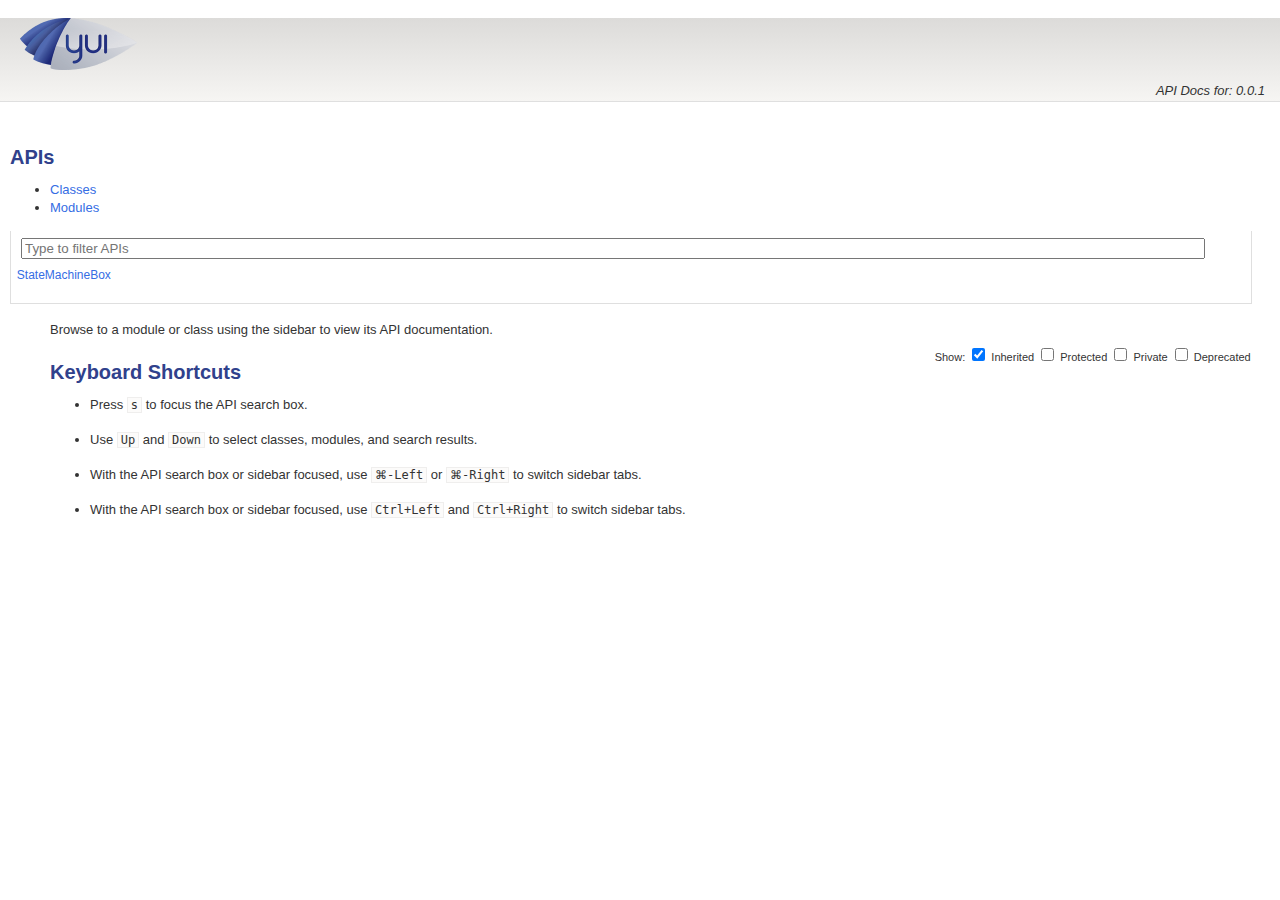
<file: doc/index.html>
<!DOCTYPE html>
<html lang="en">
<head>
    <meta charset="utf-8">
    <title>StateMachineBox</title>
    <link rel="stylesheet" href="http://yui.yahooapis.com/3.9.1/build/cssgrids/cssgrids-min.css">
    <link rel="stylesheet" href="./assets/vendor/prettify/prettify-min.css">
    <link rel="stylesheet" href="./assets/css/main.css" id="site_styles">
    <link rel="icon" href="./assets/favicon.ico">
    <script src="http://yui.yahooapis.com/combo?3.9.1/build/yui/yui-min.js"></script>
</head>
<body class="yui3-skin-sam">

<div id="doc">
    <div id="hd" class="yui3-g header">
        <div class="yui3-u-3-4">
                <h1><img src="./assets/css/logo.png" title="StateMachineBox" width="117" height="52"></h1>
        </div>
        <div class="yui3-u-1-4 version">
            <em>API Docs for: 0.0.1</em>
        </div>
    </div>
    <div id="bd" class="yui3-g">

        <div class="yui3-u-1-4">
            <div id="docs-sidebar" class="sidebar apidocs">
                <div id="api-list">
                    <h2 class="off-left">APIs</h2>
                    <div id="api-tabview" class="tabview">
                        <ul class="tabs">
                            <li><a href="#api-classes">Classes</a></li>
                            <li><a href="#api-modules">Modules</a></li>
                        </ul>
                
                        <div id="api-tabview-filter">
                            <input type="search" id="api-filter" placeholder="Type to filter APIs">
                        </div>
                
                        <div id="api-tabview-panel">
                            <ul id="api-classes" class="apis classes">
                                <li><a href="./classes/StateMachineBox.html">StateMachineBox</a></li>
                            </ul>
                
                            <ul id="api-modules" class="apis modules">
                            </ul>
                        </div>
                    </div>
                </div>
            </div>
        </div>
        <div class="yui3-u-3-4">
                <div id="api-options">
                    Show:
                    <label for="api-show-inherited">
                        <input type="checkbox" id="api-show-inherited" checked>
                        Inherited
                    </label>
            
                    <label for="api-show-protected">
                        <input type="checkbox" id="api-show-protected">
                        Protected
                    </label>
            
                    <label for="api-show-private">
                        <input type="checkbox" id="api-show-private">
                        Private
                    </label>
                    <label for="api-show-deprecated">
                        <input type="checkbox" id="api-show-deprecated">
                        Deprecated
                    </label>
            
                </div>
            
            <div class="apidocs">
                <div id="docs-main">
                    <div class="content">
    <div class="apidocs">
        <div id="docs-main" class="content">
            <p>
            Browse to a module or class using the sidebar to view its API documentation.
            </p>

            <h2>Keyboard Shortcuts</h2>

            <ul>
                <li><p>Press <kbd>s</kbd> to focus the API search box.</p></li>

                <li><p>Use <kbd>Up</kbd> and <kbd>Down</kbd> to select classes, modules, and search results.</p></li>

                <li class="mac-only"><p>With the API search box or sidebar focused, use <kbd><span class="cmd">&#x2318;</span>-Left</kbd> or <kbd><span class="cmd">&#x2318;</span>-Right</kbd> to switch sidebar tabs.</p></li>

                <li class="pc-only"><p>With the API search box or sidebar focused, use <kbd>Ctrl+Left</kbd> and <kbd>Ctrl+Right</kbd> to switch sidebar tabs.</p></li>
            </ul>
        </div>
    </div>


                    </div>
                </div>
            </div>
        </div>
    </div>
</div>
<script src="./assets/vendor/prettify/prettify-min.js"></script>
<script>prettyPrint();</script>
<script src="./assets/js/yui-prettify.js"></script>
<script src="./assets/../api.js"></script>
<script src="./assets/js/api-filter.js"></script>
<script src="./assets/js/api-list.js"></script>
<script src="./assets/js/api-search.js"></script>
<script src="./assets/js/apidocs.js"></script>
</body>
</html>
</file>
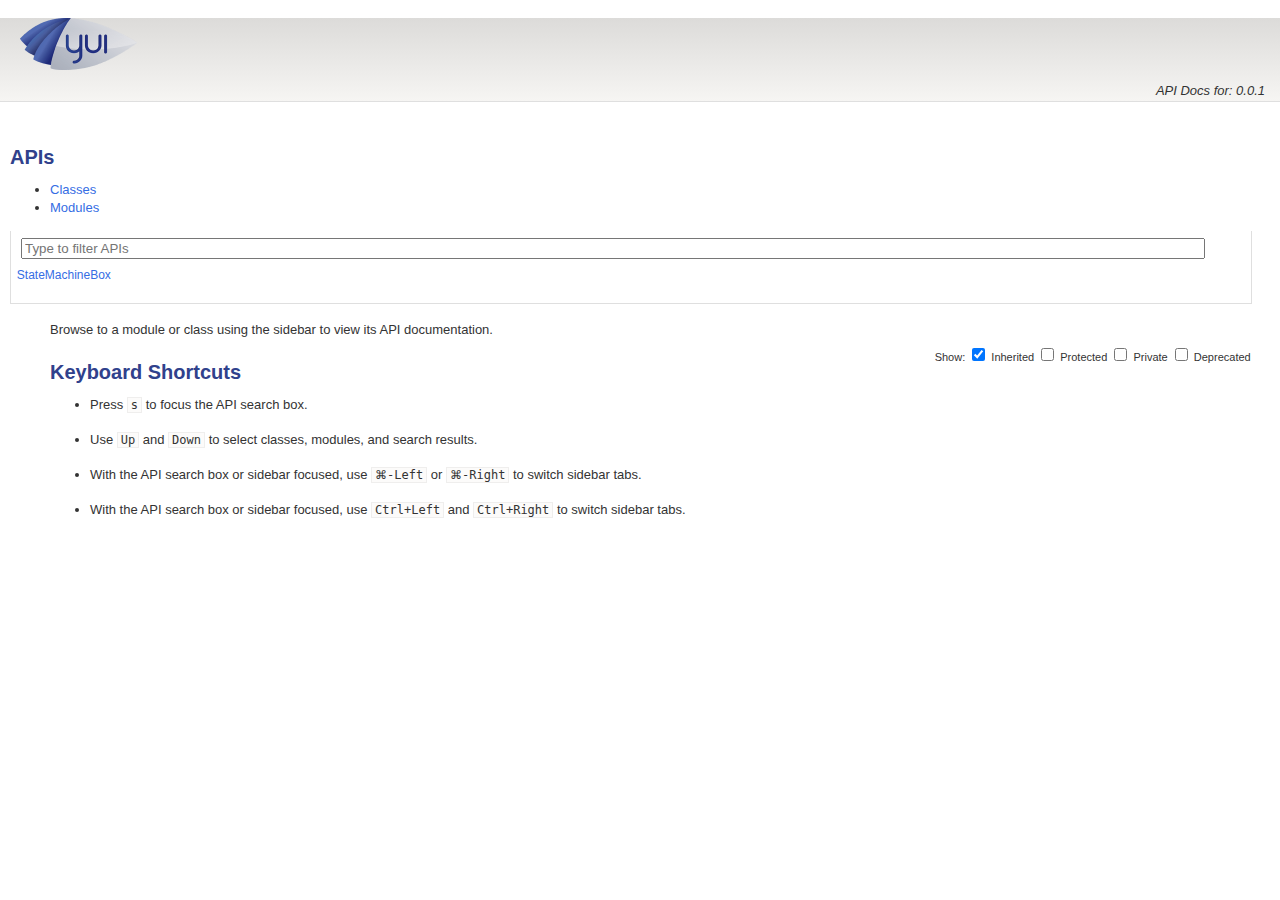
<file: doc/assets/index.html>
<!doctype html>
<html>
    <head>
        <title>Redirector</title>
        <meta http-equiv="refresh" content="0;url=../">
    </head>
    <body>
        <a href="../">Click here to redirect</a>
    </body>
</html>
</file>
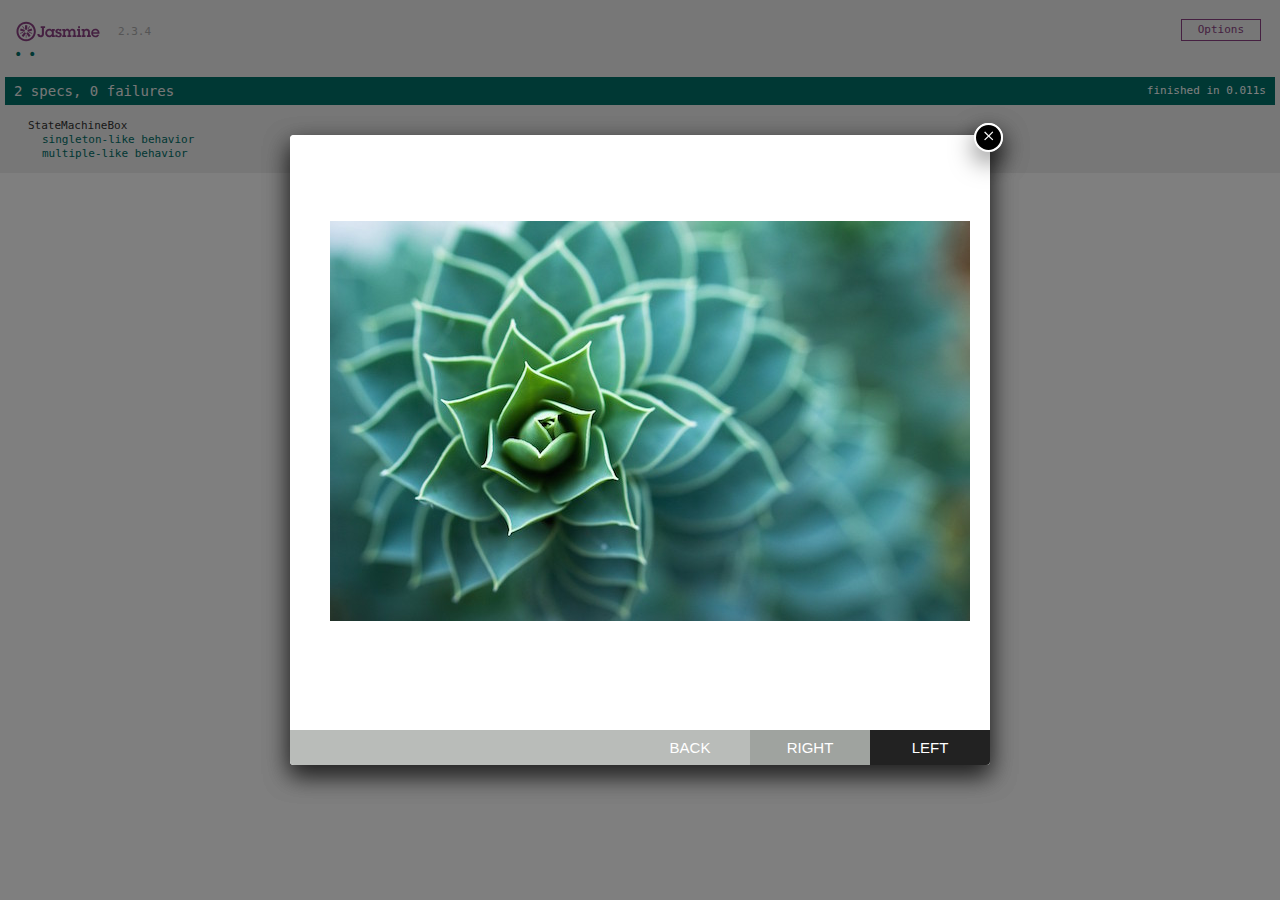
<file: test.html>
<!DOCTYPE html>
<html>
<head>
    <meta charset="utf-8"/>

    <title>StateMachineBox</title>

    <script src="js_includes/jquery-1.11.3.min.js" type="text/javascript"></script>
    <script src="js_includes/jquery-ui-1.11.2.min.js" type="text/javascript"></script>
    <script src="js_includes/state-machine.min.js" type="text/javascript"></script>

    <script src="js_includes/jasmine/jasmine.js" type="text/javascript"></script>
    <script src="js_includes/jasmine/jasmine-html.js" type="text/javascript"></script>
    <script src="js_includes/jasmine/boot.js" type="text/javascript"></script>

    <script src="StateMachineBox.js" type="text/javascript"></script>
    <script src="StateMachineBox.test.js" type="text/javascript"></script>

    <link rel="stylesheet" type="text/css" href="css_includes/jasmine.css" />
    <link rel="stylesheet" type="text/css" href="css/StateMachineBox.css" />
</head>
<body>



</body>
</html>
</file>
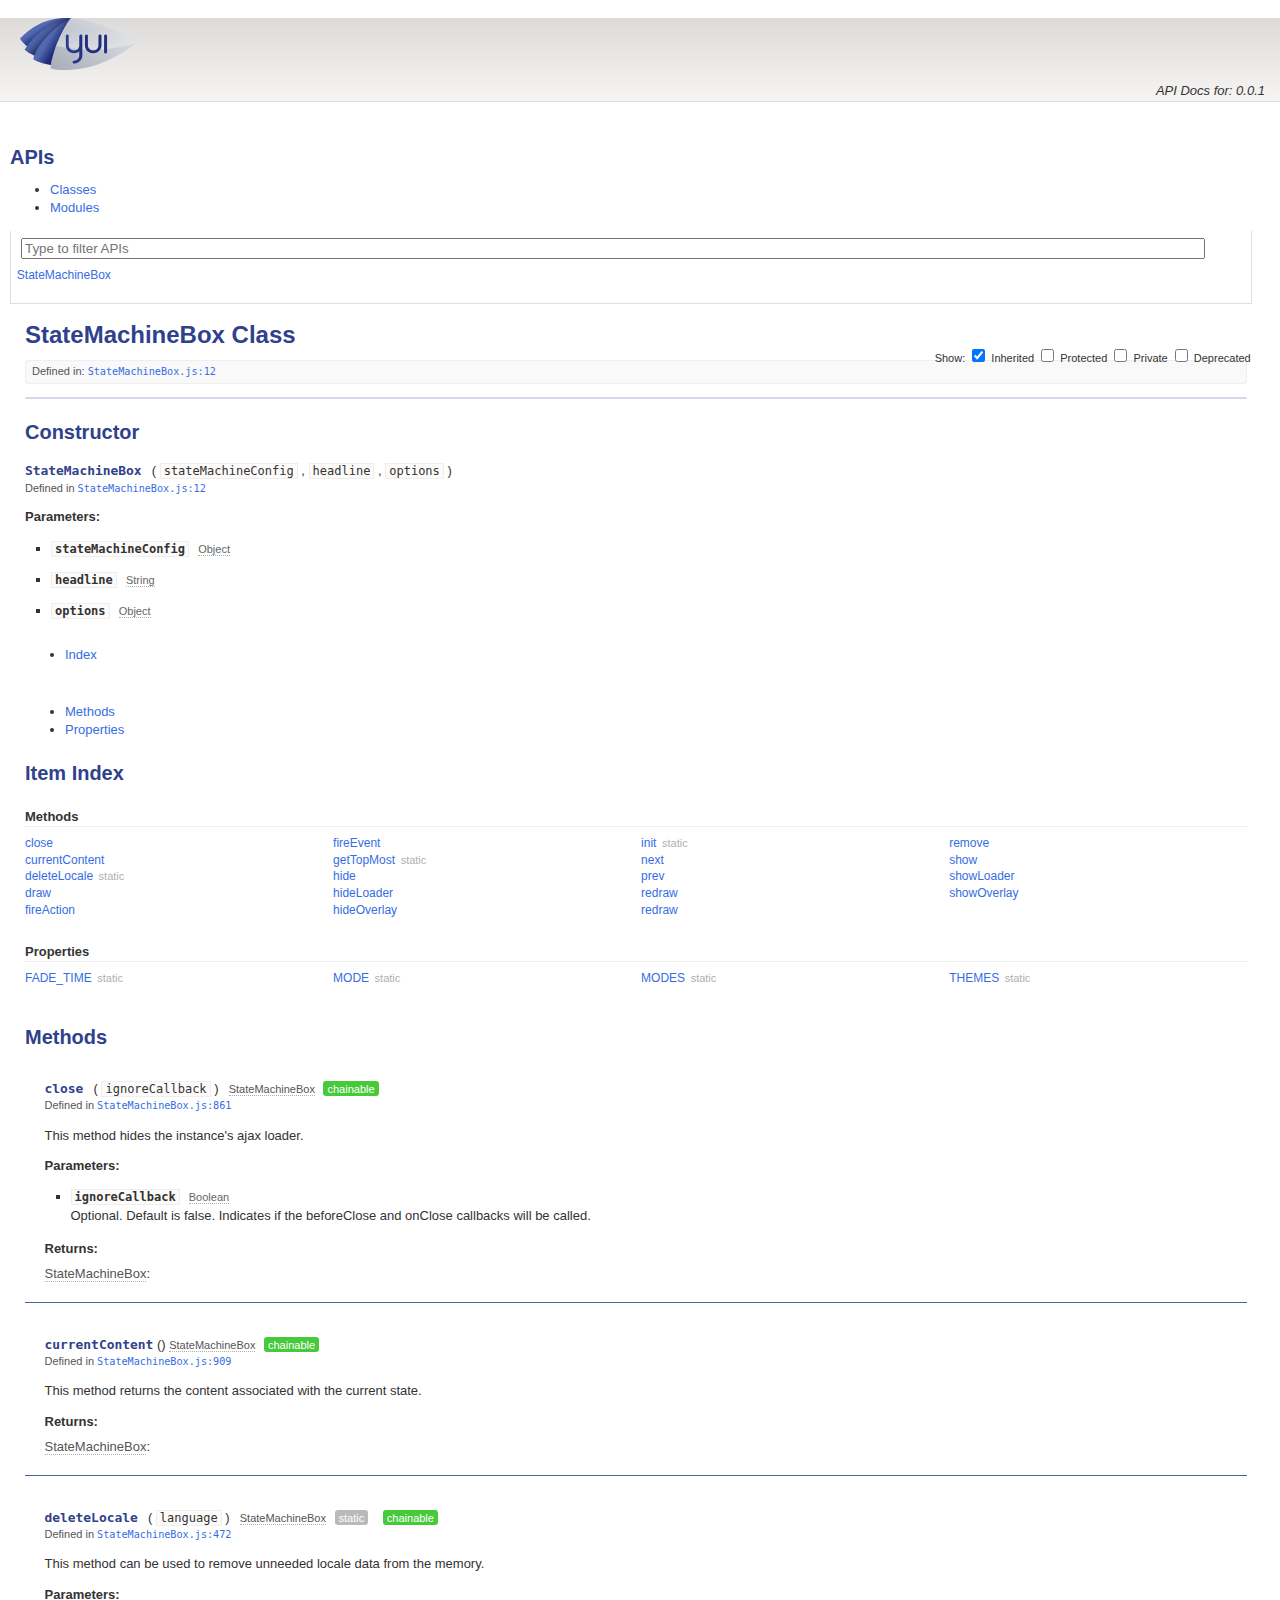
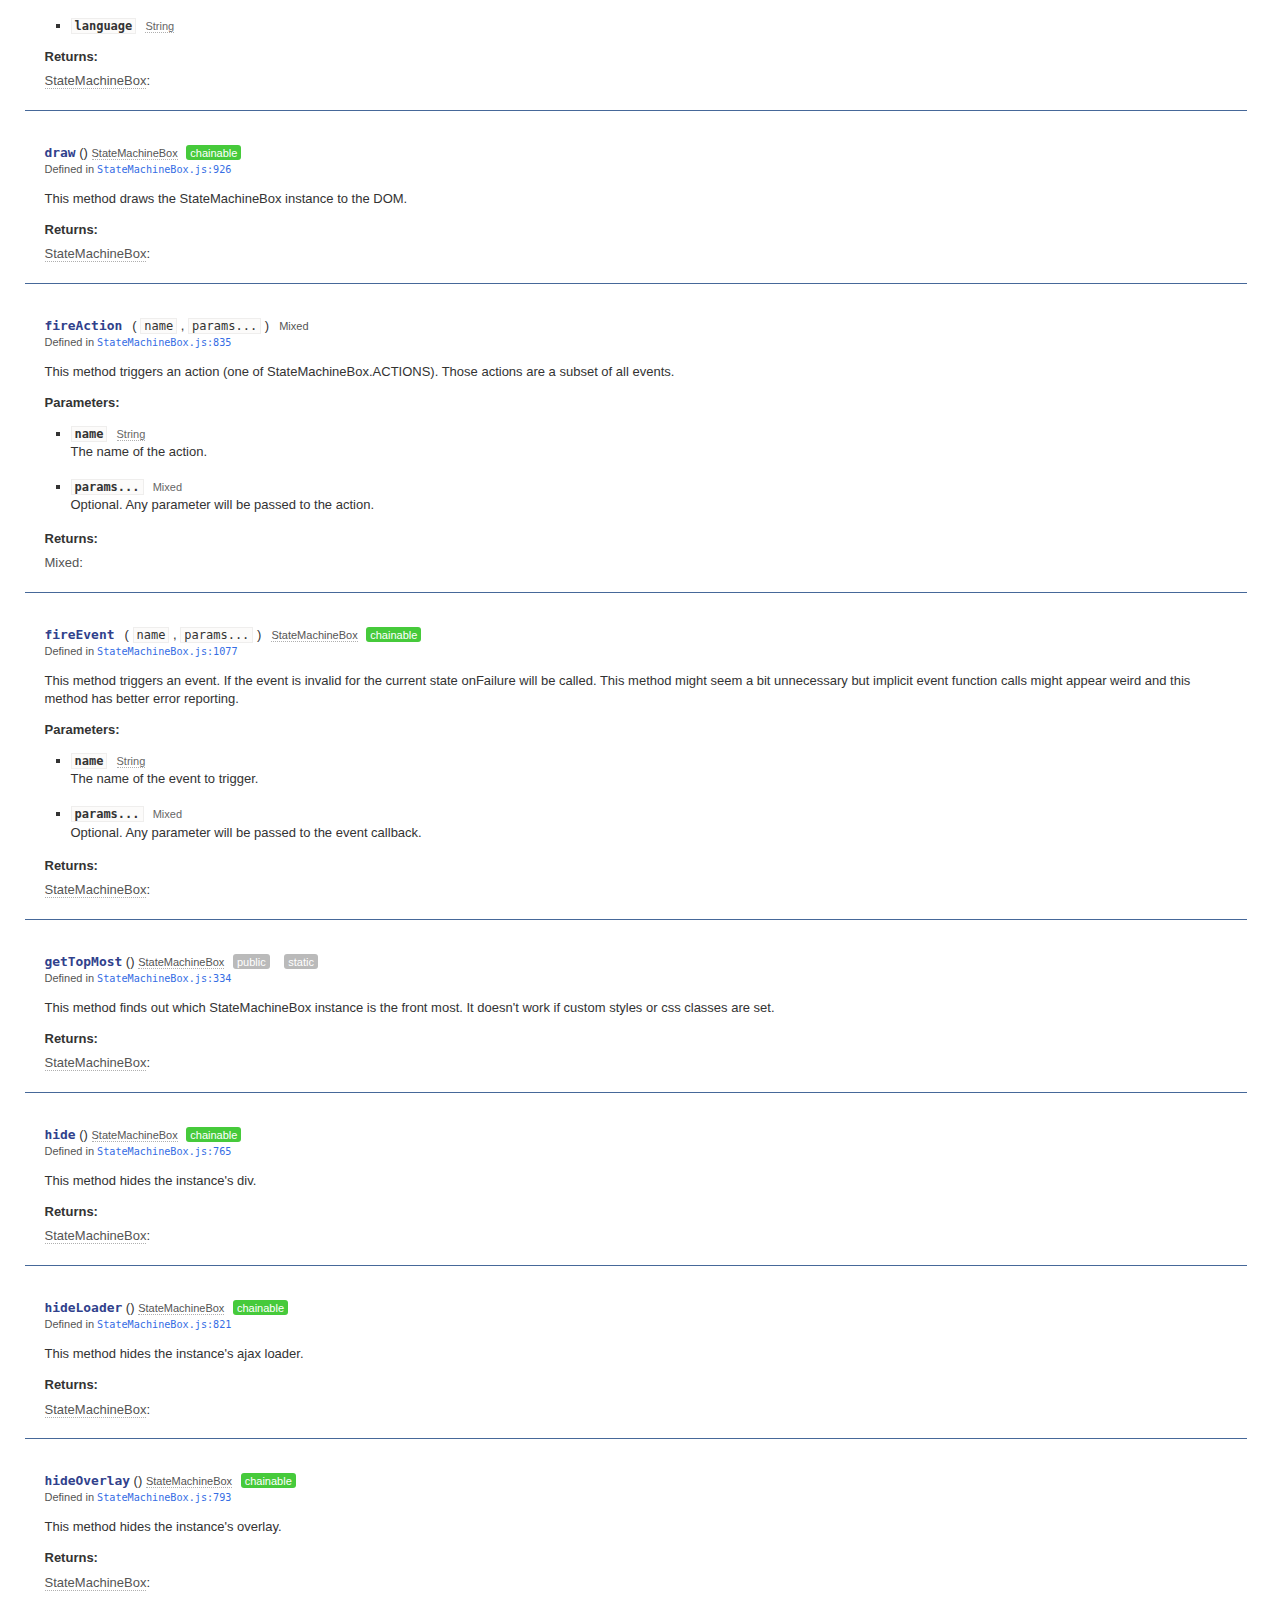
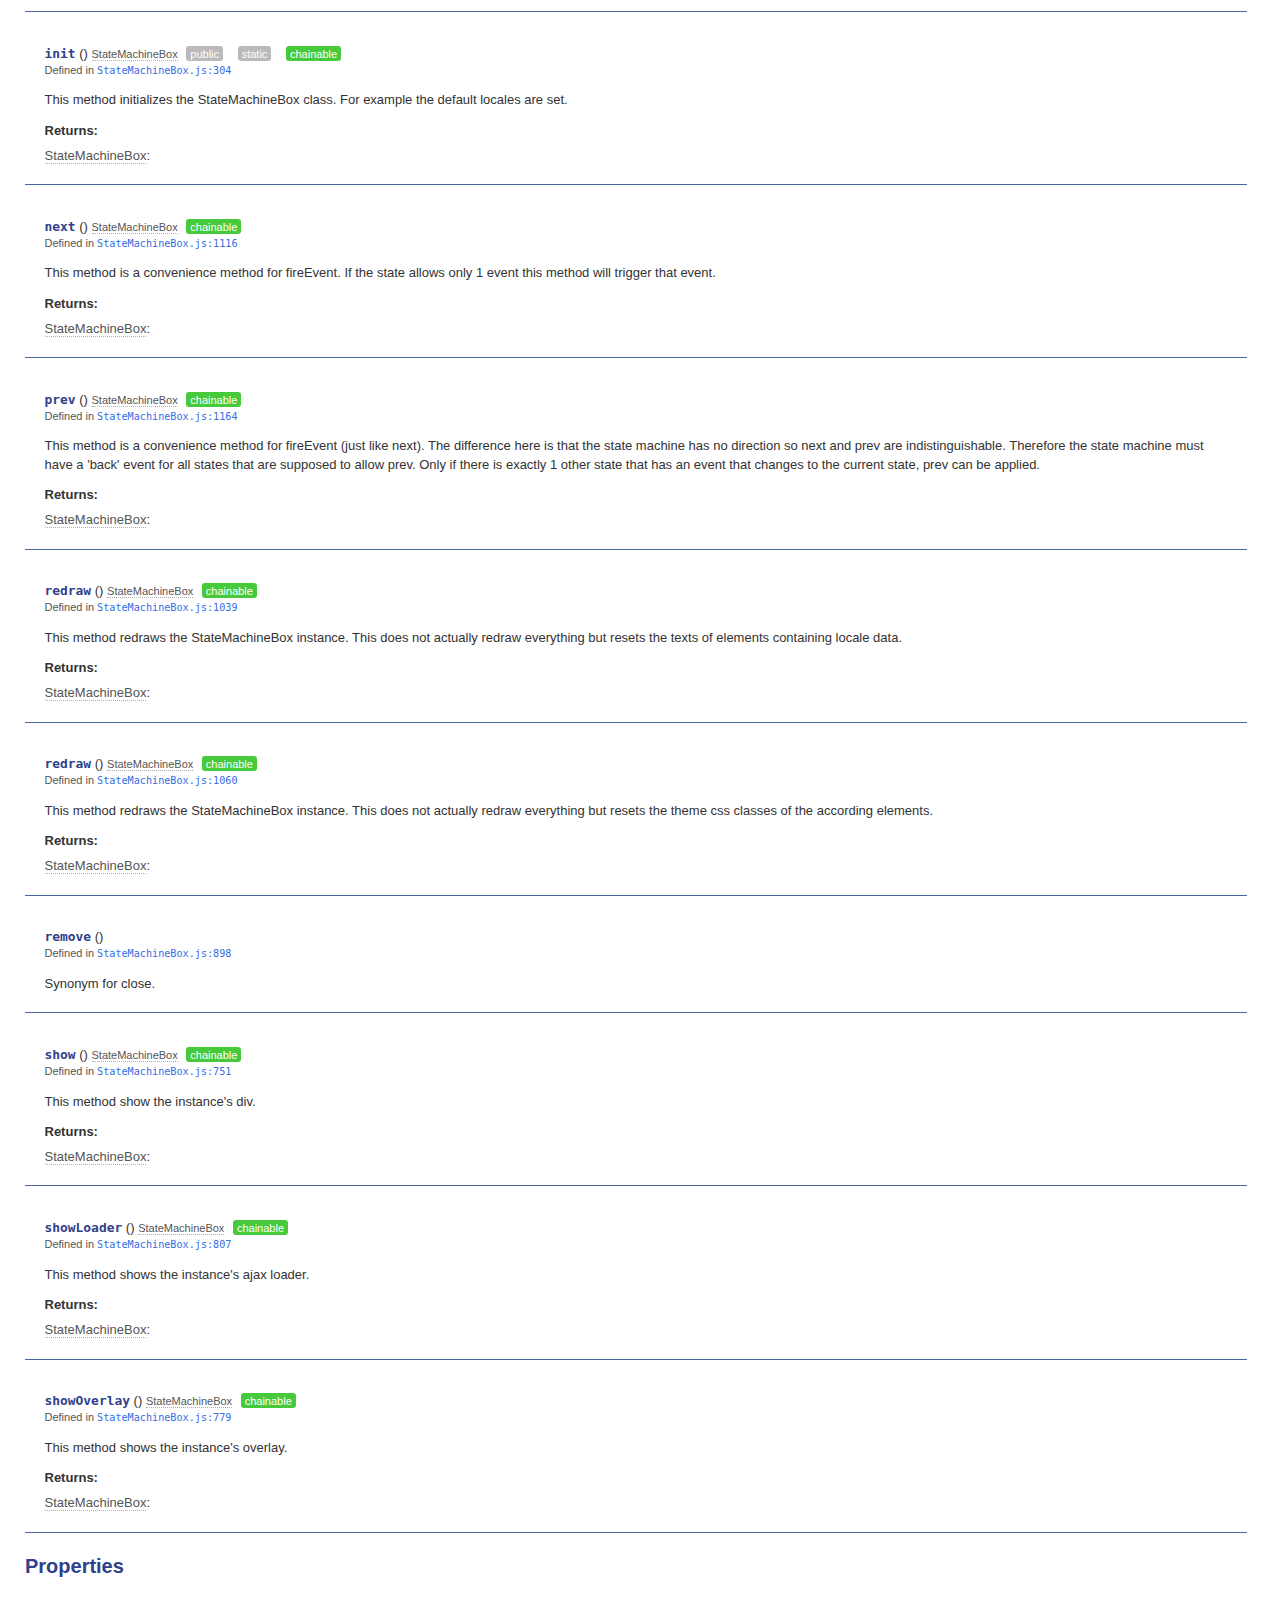
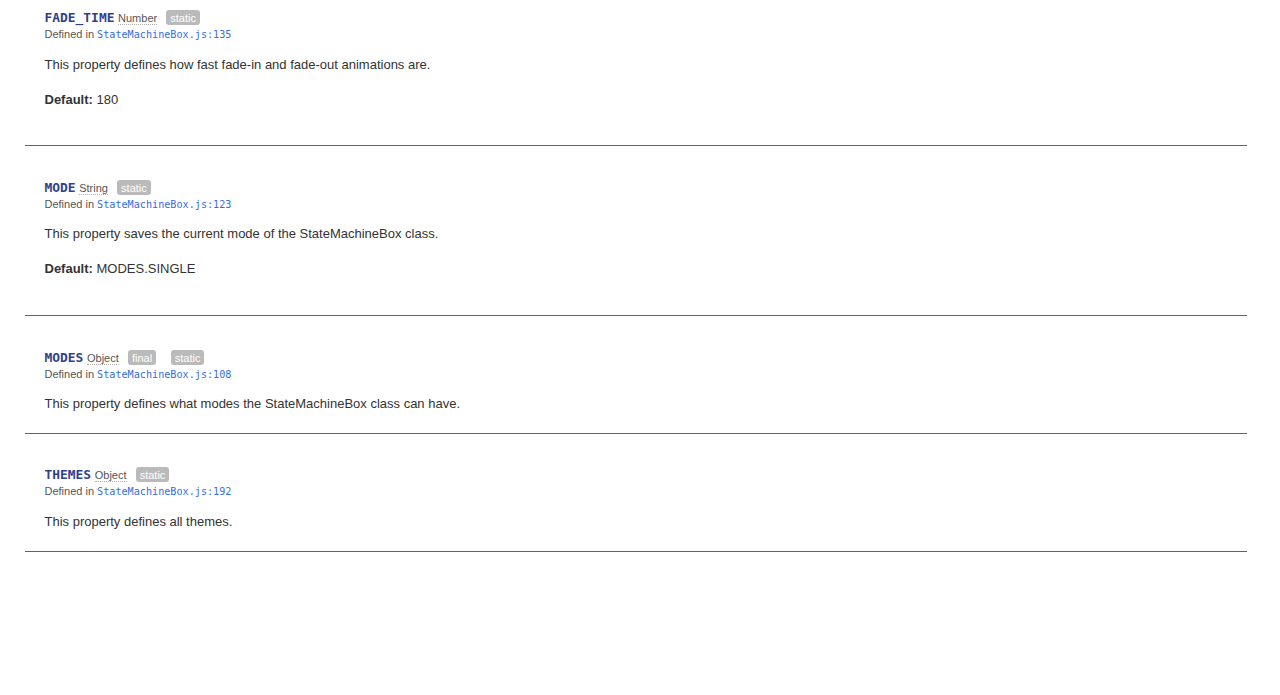
<file: doc/classes/StateMachineBox.html>
<!DOCTYPE html>
<html lang="en">
<head>
    <meta charset="utf-8">
    <title>StateMachineBox - StateMachineBox</title>
    <link rel="stylesheet" href="http://yui.yahooapis.com/3.9.1/build/cssgrids/cssgrids-min.css">
    <link rel="stylesheet" href="../assets/vendor/prettify/prettify-min.css">
    <link rel="stylesheet" href="../assets/css/main.css" id="site_styles">
    <link rel="icon" href="../assets/favicon.ico">
    <script src="http://yui.yahooapis.com/combo?3.9.1/build/yui/yui-min.js"></script>
</head>
<body class="yui3-skin-sam">

<div id="doc">
    <div id="hd" class="yui3-g header">
        <div class="yui3-u-3-4">
                <h1><img src="../assets/css/logo.png" title="StateMachineBox" width="117" height="52"></h1>
        </div>
        <div class="yui3-u-1-4 version">
            <em>API Docs for: 0.0.1</em>
        </div>
    </div>
    <div id="bd" class="yui3-g">

        <div class="yui3-u-1-4">
            <div id="docs-sidebar" class="sidebar apidocs">
                <div id="api-list">
                    <h2 class="off-left">APIs</h2>
                    <div id="api-tabview" class="tabview">
                        <ul class="tabs">
                            <li><a href="#api-classes">Classes</a></li>
                            <li><a href="#api-modules">Modules</a></li>
                        </ul>
                
                        <div id="api-tabview-filter">
                            <input type="search" id="api-filter" placeholder="Type to filter APIs">
                        </div>
                
                        <div id="api-tabview-panel">
                            <ul id="api-classes" class="apis classes">
                                <li><a href="../classes/StateMachineBox.html">StateMachineBox</a></li>
                            </ul>
                
                            <ul id="api-modules" class="apis modules">
                            </ul>
                        </div>
                    </div>
                </div>
            </div>
        </div>
        <div class="yui3-u-3-4">
                <div id="api-options">
                    Show:
                    <label for="api-show-inherited">
                        <input type="checkbox" id="api-show-inherited" checked>
                        Inherited
                    </label>
            
                    <label for="api-show-protected">
                        <input type="checkbox" id="api-show-protected">
                        Protected
                    </label>
            
                    <label for="api-show-private">
                        <input type="checkbox" id="api-show-private">
                        Private
                    </label>
                    <label for="api-show-deprecated">
                        <input type="checkbox" id="api-show-deprecated">
                        Deprecated
                    </label>
            
                </div>
            
            <div class="apidocs">
                <div id="docs-main">
                    <div class="content">
<h1>StateMachineBox Class</h1>
<div class="box meta">


        <div class="foundat">
            Defined in: <a href="../files/StateMachineBox.js.html#l12"><code>StateMachineBox.js:12</code></a>
        </div>


</div>


<div class="box intro">
    
</div>

    <div class="constructor">
        <h2>Constructor</h2>
        <div id="method_StateMachineBox" class="method item">
            <h3 class="name"><code>StateMachineBox</code></h3>
        
                <div class="args">
                    <span class="paren">(</span><ul class="args-list inline commas">
                        <li class="arg">
                                <code>stateMachineConfig</code>
                        </li>
                        <li class="arg">
                                <code>headline</code>
                        </li>
                        <li class="arg">
                                <code>options</code>
                        </li>
                    </ul><span class="paren">)</span>
                </div>
        
        
        
        
        
        
        
        
            <div class="meta">
                        <p>
                        Defined in
                <a href="../files/StateMachineBox.js.html#l12"><code>StateMachineBox.js:12</code></a>
                </p>
        
        
        
            </div>
        
            <div class="description">
                
            </div>
        
                <div class="params">
                    <h4>Parameters:</h4>
        
                    <ul class="params-list">
                        <li class="param">
                                <code class="param-name">stateMachineConfig</code>
                                <span class="type"><a href="https://developer.mozilla.org/en/JavaScript/Reference/Global_Objects/Object" class="crosslink external" target="_blank">Object</a></span>
        
        
                            <div class="param-description">
                                 
                            </div>
        
                        </li>
                        <li class="param">
                                <code class="param-name">headline</code>
                                <span class="type"><a href="https://developer.mozilla.org/en/JavaScript/Reference/Global_Objects/String" class="crosslink external" target="_blank">String</a></span>
        
        
                            <div class="param-description">
                                 
                            </div>
        
                        </li>
                        <li class="param">
                                <code class="param-name">options</code>
                                <span class="type"><a href="https://developer.mozilla.org/en/JavaScript/Reference/Global_Objects/Object" class="crosslink external" target="_blank">Object</a></span>
        
        
                            <div class="param-description">
                                 
                            </div>
        
                        </li>
                    </ul>
                </div>
        
        
        
        </div>
    </div>

<div id="classdocs" class="tabview">
    <ul class="api-class-tabs">
        <li class="api-class-tab index"><a href="#index">Index</a></li>

            <li class="api-class-tab methods"><a href="#methods">Methods</a></li>
            <li class="api-class-tab properties"><a href="#properties">Properties</a></li>
    </ul>

    <div>
        <div id="index" class="api-class-tabpanel index">
            <h2 class="off-left">Item Index</h2>

                <div class="index-section methods">
                    <h3>Methods</h3>

                    <ul class="index-list methods">
                            <li class="index-item method protected">
                                <a href="#method__changeContent">_changeContent</a>

                            </li>
                            <li class="index-item method protected">
                                <a href="#method__registerPopup">_registerPopup</a>

                                    <span class="flag static">static</span>
                            </li>
                            <li class="index-item method protected">
                                <a href="#method__setAsActive">_setAsActive</a>

                            </li>
                            <li class="index-item method protected">
                                <a href="#method__unregisterPopup">_unregisterPopup</a>

                                    <span class="flag static">static</span>
                            </li>
                            <li class="index-item method">
                                <a href="#method_close">close</a>

                            </li>
                            <li class="index-item method">
                                <a href="#method_currentContent">currentContent</a>

                            </li>
                            <li class="index-item method">
                                <a href="#method_deleteLocale">deleteLocale</a>

                                    <span class="flag static">static</span>
                            </li>
                            <li class="index-item method">
                                <a href="#method_draw">draw</a>

                            </li>
                            <li class="index-item method">
                                <a href="#method_fireAction">fireAction</a>

                            </li>
                            <li class="index-item method">
                                <a href="#method_fireEvent">fireEvent</a>

                            </li>
                            <li class="index-item method protected">
                                <a href="#method_getActive">getActive</a>

                                    <span class="flag static">static</span>
                            </li>
                            <li class="index-item method protected">
                                <a href="#method_getLocale">getLocale</a>

                                    <span class="flag static">static</span>
                            </li>
                            <li class="index-item method public">
                                <a href="#method_getTopMost">getTopMost</a>

                                    <span class="flag static">static</span>
                            </li>
                            <li class="index-item method protected">
                                <a href="#method_getTopMost">getTopMost</a>

                                    <span class="flag static">static</span>
                            </li>
                            <li class="index-item method">
                                <a href="#method_hide">hide</a>

                            </li>
                            <li class="index-item method">
                                <a href="#method_hideLoader">hideLoader</a>

                            </li>
                            <li class="index-item method">
                                <a href="#method_hideOverlay">hideOverlay</a>

                            </li>
                            <li class="index-item method public">
                                <a href="#method_init">init</a>

                                    <span class="flag static">static</span>
                            </li>
                            <li class="index-item method">
                                <a href="#method_next">next</a>

                            </li>
                            <li class="index-item method">
                                <a href="#method_prev">prev</a>

                            </li>
                            <li class="index-item method">
                                <a href="#method_redraw">redraw</a>

                            </li>
                            <li class="index-item method">
                                <a href="#method_redraw">redraw</a>

                            </li>
                            <li class="index-item method">
                                <a href="#method_remove">remove</a>

                            </li>
                            <li class="index-item method protected">
                                <a href="#method_setLocale">setLocale</a>

                                    <span class="flag static">static</span>
                            </li>
                            <li class="index-item method">
                                <a href="#method_show">show</a>

                            </li>
                            <li class="index-item method">
                                <a href="#method_showLoader">showLoader</a>

                            </li>
                            <li class="index-item method">
                                <a href="#method_showOverlay">showOverlay</a>

                            </li>
                    </ul>
                </div>

                <div class="index-section properties">
                    <h3>Properties</h3>

                    <ul class="index-list properties">
                            <li class="index-item property protected">
                                <a href="#property__$cache">_$cache</a>

                                    <span class="flag static">static</span>
                            </li>
                            <li class="index-item property protected">
                                <a href="#property__activePopup">_activePopup</a>

                                    <span class="flag static">static</span>
                            </li>
                            <li class="index-item property protected">
                                <a href="#property__languageKeys">_languageKeys</a>

                                    <span class="flag static">static</span>
                            </li>
                            <li class="index-item property protected">
                                <a href="#property__localeKeys">_localeKeys</a>

                                    <span class="flag static">static</span>
                            </li>
                            <li class="index-item property protected">
                                <a href="#property__popups">_popups</a>

                                    <span class="flag static">static</span>
                            </li>
                            <li class="index-item property protected">
                                <a href="#property__theme">_theme</a>

                                    <span class="flag static">static</span>
                            </li>
                            <li class="index-item property">
                                <a href="#property_FADE_TIME">FADE_TIME</a>

                                    <span class="flag static">static</span>
                            </li>
                            <li class="index-item property">
                                <a href="#property_MODE">MODE</a>

                                    <span class="flag static">static</span>
                            </li>
                            <li class="index-item property">
                                <a href="#property_MODES">MODES</a>

                                    <span class="flag static">static</span>
                            </li>
                            <li class="index-item property">
                                <a href="#property_THEMES">THEMES</a>

                                    <span class="flag static">static</span>
                            </li>
                    </ul>
                </div>


        </div>

            <div id="methods" class="api-class-tabpanel">
                <h2 class="off-left">Methods</h2>

<div id="method__changeContent" class="method item protected">
    <h3 class="name"><code>_changeContent</code></h3>

        <div class="args">
            <span class="paren">(</span><ul class="args-list inline commas">
                <li class="arg">
                        <code>event</code>
                </li>
                <li class="arg">
                        <code>from</code>
                </li>
                <li class="arg">
                        <code>to</code>
                </li>
            </ul><span class="paren">)</span>
        </div>

        <span class="returns-inline">
            <span class="type"><a href="../classes/StateMachineBox.html" class="crosslink">StateMachineBox</a></span>
        </span>


        <span class="flag protected">protected</span>



        <span class="flag chainable">chainable</span>


    <div class="meta">
                <p>
                Defined in
        <a href="../files/StateMachineBox.js.html#l706"><code>StateMachineBox.js:706</code></a>
        </p>



    </div>

    <div class="description">
        <p>This method hides the instance's ajax loader.</p>

    </div>

        <div class="params">
            <h4>Parameters:</h4>

            <ul class="params-list">
                <li class="param">
                        <code class="param-name">event</code>
                        <span class="type"><a href="https://developer.mozilla.org/en/JavaScript/Reference/Global_Objects/String" class="crosslink external" target="_blank">String</a></span>


                    <div class="param-description">
                        <p>The name of the event which causes the content to change.</p>

                    </div>

                </li>
                <li class="param">
                        <code class="param-name">from</code>
                        <span class="type"><a href="https://developer.mozilla.org/en/JavaScript/Reference/Global_Objects/String" class="crosslink external" target="_blank">String</a></span>


                    <div class="param-description">
                        <p>The name of the state that we're coming from.</p>

                    </div>

                </li>
                <li class="param">
                        <code class="param-name">to</code>
                        <span class="type"><a href="https://developer.mozilla.org/en/JavaScript/Reference/Global_Objects/String" class="crosslink external" target="_blank">String</a></span>


                    <div class="param-description">
                        <p>The name of the state that we're going to.</p>

                    </div>

                </li>
            </ul>
        </div>

        <div class="returns">
            <h4>Returns:</h4>

            <div class="returns-description">
                        <span class="type"><a href="../classes/StateMachineBox.html" class="crosslink">StateMachineBox</a></span>:
            </div>
        </div>


</div>
<div id="method__registerPopup" class="method item protected">
    <h3 class="name"><code>_registerPopup</code></h3>

        <div class="args">
            <span class="paren">(</span><ul class="args-list inline commas">
                <li class="arg">
                        <code>popup</code>
                </li>
            </ul><span class="paren">)</span>
        </div>

        <span class="returns-inline">
            <span class="type"><a href="../classes/StateMachineBox.html" class="crosslink">StateMachineBox</a></span>
        </span>


        <span class="flag protected">protected</span>


        <span class="flag static">static</span>

        <span class="flag chainable">chainable</span>


    <div class="meta">
                <p>
                Defined in
        <a href="../files/StateMachineBox.js.html#l540"><code>StateMachineBox.js:540</code></a>
        </p>



    </div>

    <div class="description">
        <p>This method can be used to add a StateMachineBox to the list of registered instances.</p>

    </div>

        <div class="params">
            <h4>Parameters:</h4>

            <ul class="params-list">
                <li class="param">
                        <code class="param-name">popup</code>
                        <span class="type"><a href="../classes/StateMachineBox.html" class="crosslink">StateMachineBox</a></span>


                    <div class="param-description">
                         
                    </div>

                </li>
            </ul>
        </div>

        <div class="returns">
            <h4>Returns:</h4>

            <div class="returns-description">
                        <span class="type"><a href="../classes/StateMachineBox.html" class="crosslink">StateMachineBox</a></span>:
            </div>
        </div>


</div>
<div id="method__setAsActive" class="method item protected">
    <h3 class="name"><code>_setAsActive</code></h3>

        <span class="paren">()</span>

        <span class="returns-inline">
            <span class="type"><a href="../classes/StateMachineBox.html" class="crosslink">StateMachineBox</a></span>
        </span>


        <span class="flag protected">protected</span>



        <span class="flag chainable">chainable</span>


    <div class="meta">
                <p>
                Defined in
        <a href="../files/StateMachineBox.js.html#l736"><code>StateMachineBox.js:736</code></a>
        </p>



    </div>

    <div class="description">
        <p>This method sets the current StateMachineBox instance as currently active.</p>

    </div>


        <div class="returns">
            <h4>Returns:</h4>

            <div class="returns-description">
                        <span class="type"><a href="../classes/StateMachineBox.html" class="crosslink">StateMachineBox</a></span>:
            </div>
        </div>


</div>
<div id="method__unregisterPopup" class="method item protected">
    <h3 class="name"><code>_unregisterPopup</code></h3>

        <div class="args">
            <span class="paren">(</span><ul class="args-list inline commas">
                <li class="arg">
                        <code>popup</code>
                </li>
            </ul><span class="paren">)</span>
        </div>

        <span class="returns-inline">
            <span class="type"><a href="../classes/StateMachineBox.html" class="crosslink">StateMachineBox</a></span>
        </span>


        <span class="flag protected">protected</span>


        <span class="flag static">static</span>

        <span class="flag chainable">chainable</span>


    <div class="meta">
                <p>
                Defined in
        <a href="../files/StateMachineBox.js.html#l559"><code>StateMachineBox.js:559</code></a>
        </p>



    </div>

    <div class="description">
        <p>This method can be used to remove a StateMachineBox from the list of registered instances.</p>

    </div>

        <div class="params">
            <h4>Parameters:</h4>

            <ul class="params-list">
                <li class="param">
                        <code class="param-name">popup</code>
                        <span class="type"><a href="../classes/StateMachineBox.html" class="crosslink">StateMachineBox</a></span>


                    <div class="param-description">
                         
                    </div>

                </li>
            </ul>
        </div>

        <div class="returns">
            <h4>Returns:</h4>

            <div class="returns-description">
                        <span class="type"><a href="../classes/StateMachineBox.html" class="crosslink">StateMachineBox</a></span>:
            </div>
        </div>


</div>
<div id="method_close" class="method item">
    <h3 class="name"><code>close</code></h3>

        <div class="args">
            <span class="paren">(</span><ul class="args-list inline commas">
                <li class="arg">
                        <code>ignoreCallback</code>
                </li>
            </ul><span class="paren">)</span>
        </div>

        <span class="returns-inline">
            <span class="type"><a href="../classes/StateMachineBox.html" class="crosslink">StateMachineBox</a></span>
        </span>





        <span class="flag chainable">chainable</span>


    <div class="meta">
                <p>
                Defined in
        <a href="../files/StateMachineBox.js.html#l861"><code>StateMachineBox.js:861</code></a>
        </p>



    </div>

    <div class="description">
        <p>This method hides the instance's ajax loader.</p>

    </div>

        <div class="params">
            <h4>Parameters:</h4>

            <ul class="params-list">
                <li class="param">
                        <code class="param-name">ignoreCallback</code>
                        <span class="type"><a href="https://developer.mozilla.org/en/JavaScript/Reference/Global_Objects/Boolean" class="crosslink external" target="_blank">Boolean</a></span>


                    <div class="param-description">
                        <p>Optional. Default is false. Indicates if the beforeClose and onClose callbacks will be called.</p>

                    </div>

                </li>
            </ul>
        </div>

        <div class="returns">
            <h4>Returns:</h4>

            <div class="returns-description">
                        <span class="type"><a href="../classes/StateMachineBox.html" class="crosslink">StateMachineBox</a></span>:
            </div>
        </div>


</div>
<div id="method_currentContent" class="method item">
    <h3 class="name"><code>currentContent</code></h3>

        <span class="paren">()</span>

        <span class="returns-inline">
            <span class="type"><a href="../classes/StateMachineBox.html" class="crosslink">StateMachineBox</a></span>
        </span>





        <span class="flag chainable">chainable</span>


    <div class="meta">
                <p>
                Defined in
        <a href="../files/StateMachineBox.js.html#l909"><code>StateMachineBox.js:909</code></a>
        </p>



    </div>

    <div class="description">
        <p>This method returns the content associated with the current state.</p>

    </div>


        <div class="returns">
            <h4>Returns:</h4>

            <div class="returns-description">
                        <span class="type"><a href="../classes/StateMachineBox.html" class="crosslink">StateMachineBox</a></span>:
            </div>
        </div>


</div>
<div id="method_deleteLocale" class="method item">
    <h3 class="name"><code>deleteLocale</code></h3>

        <div class="args">
            <span class="paren">(</span><ul class="args-list inline commas">
                <li class="arg">
                        <code>language</code>
                </li>
            </ul><span class="paren">)</span>
        </div>

        <span class="returns-inline">
            <span class="type"><a href="../classes/StateMachineBox.html" class="crosslink">StateMachineBox</a></span>
        </span>




        <span class="flag static">static</span>

        <span class="flag chainable">chainable</span>


    <div class="meta">
                <p>
                Defined in
        <a href="../files/StateMachineBox.js.html#l472"><code>StateMachineBox.js:472</code></a>
        </p>



    </div>

    <div class="description">
        <p>This method can be used to remove unneeded locale data from the memory.</p>

    </div>

        <div class="params">
            <h4>Parameters:</h4>

            <ul class="params-list">
                <li class="param">
                        <code class="param-name">language</code>
                        <span class="type"><a href="https://developer.mozilla.org/en/JavaScript/Reference/Global_Objects/String" class="crosslink external" target="_blank">String</a></span>


                    <div class="param-description">
                         
                    </div>

                </li>
            </ul>
        </div>

        <div class="returns">
            <h4>Returns:</h4>

            <div class="returns-description">
                        <span class="type"><a href="../classes/StateMachineBox.html" class="crosslink">StateMachineBox</a></span>:
            </div>
        </div>


</div>
<div id="method_draw" class="method item">
    <h3 class="name"><code>draw</code></h3>

        <span class="paren">()</span>

        <span class="returns-inline">
            <span class="type"><a href="../classes/StateMachineBox.html" class="crosslink">StateMachineBox</a></span>
        </span>





        <span class="flag chainable">chainable</span>


    <div class="meta">
                <p>
                Defined in
        <a href="../files/StateMachineBox.js.html#l926"><code>StateMachineBox.js:926</code></a>
        </p>



    </div>

    <div class="description">
        <p>This method draws the StateMachineBox instance to the DOM.</p>

    </div>


        <div class="returns">
            <h4>Returns:</h4>

            <div class="returns-description">
                        <span class="type"><a href="../classes/StateMachineBox.html" class="crosslink">StateMachineBox</a></span>:
            </div>
        </div>


</div>
<div id="method_fireAction" class="method item">
    <h3 class="name"><code>fireAction</code></h3>

        <div class="args">
            <span class="paren">(</span><ul class="args-list inline commas">
                <li class="arg">
                        <code>name</code>
                </li>
                <li class="arg">
                        <code>params...</code>
                </li>
            </ul><span class="paren">)</span>
        </div>

        <span class="returns-inline">
            <span class="type">Mixed</span>
        </span>







    <div class="meta">
                <p>
                Defined in
        <a href="../files/StateMachineBox.js.html#l835"><code>StateMachineBox.js:835</code></a>
        </p>



    </div>

    <div class="description">
        <p>This method triggers an action (one of StateMachineBox.ACTIONS).
Those actions are a subset of all events.</p>

    </div>

        <div class="params">
            <h4>Parameters:</h4>

            <ul class="params-list">
                <li class="param">
                        <code class="param-name">name</code>
                        <span class="type"><a href="https://developer.mozilla.org/en/JavaScript/Reference/Global_Objects/String" class="crosslink external" target="_blank">String</a></span>


                    <div class="param-description">
                        <p>The name of the action.</p>

                    </div>

                </li>
                <li class="param">
                        <code class="param-name">params...</code>
                        <span class="type">Mixed</span>


                    <div class="param-description">
                        <p>Optional. Any parameter will be passed to the action.</p>

                    </div>

                </li>
            </ul>
        </div>

        <div class="returns">
            <h4>Returns:</h4>

            <div class="returns-description">
                        <span class="type">Mixed</span>:
            </div>
        </div>


</div>
<div id="method_fireEvent" class="method item">
    <h3 class="name"><code>fireEvent</code></h3>

        <div class="args">
            <span class="paren">(</span><ul class="args-list inline commas">
                <li class="arg">
                        <code>name</code>
                </li>
                <li class="arg">
                        <code>params...</code>
                </li>
            </ul><span class="paren">)</span>
        </div>

        <span class="returns-inline">
            <span class="type"><a href="../classes/StateMachineBox.html" class="crosslink">StateMachineBox</a></span>
        </span>





        <span class="flag chainable">chainable</span>


    <div class="meta">
                <p>
                Defined in
        <a href="../files/StateMachineBox.js.html#l1077"><code>StateMachineBox.js:1077</code></a>
        </p>



    </div>

    <div class="description">
        <p>This method triggers an event. If the event is invalid for the current state onFailure will be called.
This method might seem a bit unnecessary but implicit event function calls might appear weird and this method has better error reporting.</p>

    </div>

        <div class="params">
            <h4>Parameters:</h4>

            <ul class="params-list">
                <li class="param">
                        <code class="param-name">name</code>
                        <span class="type"><a href="https://developer.mozilla.org/en/JavaScript/Reference/Global_Objects/String" class="crosslink external" target="_blank">String</a></span>


                    <div class="param-description">
                        <p>The name of the event to trigger.</p>

                    </div>

                </li>
                <li class="param">
                        <code class="param-name">params...</code>
                        <span class="type">Mixed</span>


                    <div class="param-description">
                        <p>Optional. Any parameter will be passed to the event callback.</p>

                    </div>

                </li>
            </ul>
        </div>

        <div class="returns">
            <h4>Returns:</h4>

            <div class="returns-description">
                        <span class="type"><a href="../classes/StateMachineBox.html" class="crosslink">StateMachineBox</a></span>:
            </div>
        </div>


</div>
<div id="method_getActive" class="method item protected">
    <h3 class="name"><code>getActive</code></h3>

        <span class="paren">()</span>

        <span class="returns-inline">
            <span class="type"><a href="../classes/StateMachineBox.html" class="crosslink">StateMachineBox</a></span>
        </span>


        <span class="flag protected">protected</span>


        <span class="flag static">static</span>



    <div class="meta">
                <p>
                Defined in
        <a href="../files/StateMachineBox.js.html#l374"><code>StateMachineBox.js:374</code></a>
        </p>



    </div>

    <div class="description">
        <p>This method returns the active StateMachineBox instance or the front most (if none are active).</p>

    </div>


        <div class="returns">
            <h4>Returns:</h4>

            <div class="returns-description">
                        <span class="type"><a href="../classes/StateMachineBox.html" class="crosslink">StateMachineBox</a></span>:
            </div>
        </div>


</div>
<div id="method_getLocale" class="method item protected">
    <h3 class="name"><code>getLocale</code></h3>

        <div class="args">
            <span class="paren">(</span><ul class="args-list inline commas">
                <li class="arg">
                        <code>language</code>
                </li>
                <li class="arg">
                        <code>key</code>
                </li>
            </ul><span class="paren">)</span>
        </div>

        <span class="returns-inline">
            <span class="type"><a href="https://developer.mozilla.org/en/JavaScript/Reference/Global_Objects/String" class="crosslink external" target="_blank">String</a></span>
        </span>


        <span class="flag protected">protected</span>


        <span class="flag static">static</span>



    <div class="meta">
                <p>
                Defined in
        <a href="../files/StateMachineBox.js.html#l441"><code>StateMachineBox.js:441</code></a>
        </p>



    </div>

    <div class="description">
        <p>This method gets the locale value for a given language and and a given key. If no key is specified this method returns the data object for the given language.</p>

    </div>

        <div class="params">
            <h4>Parameters:</h4>

            <ul class="params-list">
                <li class="param">
                        <code class="param-name">language</code>
                        <span class="type"><a href="https://developer.mozilla.org/en/JavaScript/Reference/Global_Objects/String" class="crosslink external" target="_blank">String</a></span>


                    <div class="param-description">
                         
                    </div>

                </li>
                <li class="param">
                        <code class="param-name">key</code>
                        <span class="type"><a href="https://developer.mozilla.org/en/JavaScript/Reference/Global_Objects/String" class="crosslink external" target="_blank">String</a></span>


                    <div class="param-description">
                        <p>Optional. Default resolves to all data. If given should match a key in StateMachineBox._languageKeys.</p>

                    </div>

                </li>
            </ul>
        </div>

        <div class="returns">
            <h4>Returns:</h4>

            <div class="returns-description">
                        <span class="type"><a href="https://developer.mozilla.org/en/JavaScript/Reference/Global_Objects/String" class="crosslink external" target="_blank">String</a></span>:
            </div>
        </div>


</div>
<div id="method_getTopMost" class="method item public">
    <h3 class="name"><code>getTopMost</code></h3>

        <span class="paren">()</span>

        <span class="returns-inline">
            <span class="type"><a href="../classes/StateMachineBox.html" class="crosslink">StateMachineBox</a></span>
        </span>


        <span class="flag public">public</span>


        <span class="flag static">static</span>



    <div class="meta">
                <p>
                Defined in
        <a href="../files/StateMachineBox.js.html#l334"><code>StateMachineBox.js:334</code></a>
        </p>



    </div>

    <div class="description">
        <p>This method finds out which StateMachineBox instance is the front most.
It doesn't work if custom styles or css classes are set.</p>

    </div>


        <div class="returns">
            <h4>Returns:</h4>

            <div class="returns-description">
                        <span class="type"><a href="../classes/StateMachineBox.html" class="crosslink">StateMachineBox</a></span>:
            </div>
        </div>


</div>
<div id="method_getTopMost" class="method item protected">
    <h3 class="name"><code>getTopMost</code></h3>

        <div class="args">
            <span class="paren">(</span><ul class="args-list inline commas">
                <li class="arg">
                        <code>popup</code>
                </li>
            </ul><span class="paren">)</span>
        </div>

        <span class="returns-inline">
            <span class="type"><a href="../classes/StateMachineBox.html" class="crosslink">StateMachineBox</a></span>
        </span>


        <span class="flag protected">protected</span>


        <span class="flag static">static</span>

        <span class="flag chainable">chainable</span>


    <div class="meta">
                <p>
                Defined in
        <a href="../files/StateMachineBox.js.html#l356"><code>StateMachineBox.js:356</code></a>
        </p>



    </div>

    <div class="description">
        <p>This method finds out which StateMachineBox instance is the front most.
It doesn't work if custom styles or css classes are set.</p>

    </div>

        <div class="params">
            <h4>Parameters:</h4>

            <ul class="params-list">
                <li class="param">
                        <code class="param-name">popup</code>
                        <span class="type"><a href="../classes/StateMachineBox.html" class="crosslink">StateMachineBox</a></span>


                    <div class="param-description">
                         
                    </div>

                </li>
            </ul>
        </div>

        <div class="returns">
            <h4>Returns:</h4>

            <div class="returns-description">
                        <span class="type"><a href="../classes/StateMachineBox.html" class="crosslink">StateMachineBox</a></span>:
            </div>
        </div>


</div>
<div id="method_hide" class="method item">
    <h3 class="name"><code>hide</code></h3>

        <span class="paren">()</span>

        <span class="returns-inline">
            <span class="type"><a href="../classes/StateMachineBox.html" class="crosslink">StateMachineBox</a></span>
        </span>





        <span class="flag chainable">chainable</span>


    <div class="meta">
                <p>
                Defined in
        <a href="../files/StateMachineBox.js.html#l765"><code>StateMachineBox.js:765</code></a>
        </p>



    </div>

    <div class="description">
        <p>This method hides the instance's div.</p>

    </div>


        <div class="returns">
            <h4>Returns:</h4>

            <div class="returns-description">
                        <span class="type"><a href="../classes/StateMachineBox.html" class="crosslink">StateMachineBox</a></span>:
            </div>
        </div>


</div>
<div id="method_hideLoader" class="method item">
    <h3 class="name"><code>hideLoader</code></h3>

        <span class="paren">()</span>

        <span class="returns-inline">
            <span class="type"><a href="../classes/StateMachineBox.html" class="crosslink">StateMachineBox</a></span>
        </span>





        <span class="flag chainable">chainable</span>


    <div class="meta">
                <p>
                Defined in
        <a href="../files/StateMachineBox.js.html#l821"><code>StateMachineBox.js:821</code></a>
        </p>



    </div>

    <div class="description">
        <p>This method hides the instance's ajax loader.</p>

    </div>


        <div class="returns">
            <h4>Returns:</h4>

            <div class="returns-description">
                        <span class="type"><a href="../classes/StateMachineBox.html" class="crosslink">StateMachineBox</a></span>:
            </div>
        </div>


</div>
<div id="method_hideOverlay" class="method item">
    <h3 class="name"><code>hideOverlay</code></h3>

        <span class="paren">()</span>

        <span class="returns-inline">
            <span class="type"><a href="../classes/StateMachineBox.html" class="crosslink">StateMachineBox</a></span>
        </span>





        <span class="flag chainable">chainable</span>


    <div class="meta">
                <p>
                Defined in
        <a href="../files/StateMachineBox.js.html#l793"><code>StateMachineBox.js:793</code></a>
        </p>



    </div>

    <div class="description">
        <p>This method hides the instance's overlay.</p>

    </div>


        <div class="returns">
            <h4>Returns:</h4>

            <div class="returns-description">
                        <span class="type"><a href="../classes/StateMachineBox.html" class="crosslink">StateMachineBox</a></span>:
            </div>
        </div>


</div>
<div id="method_init" class="method item public">
    <h3 class="name"><code>init</code></h3>

        <span class="paren">()</span>

        <span class="returns-inline">
            <span class="type"><a href="../classes/StateMachineBox.html" class="crosslink">StateMachineBox</a></span>
        </span>


        <span class="flag public">public</span>


        <span class="flag static">static</span>

        <span class="flag chainable">chainable</span>


    <div class="meta">
                <p>
                Defined in
        <a href="../files/StateMachineBox.js.html#l304"><code>StateMachineBox.js:304</code></a>
        </p>



    </div>

    <div class="description">
        <p>This method initializes the StateMachineBox class. For example the default locales are set.</p>

    </div>


        <div class="returns">
            <h4>Returns:</h4>

            <div class="returns-description">
                        <span class="type"><a href="../classes/StateMachineBox.html" class="crosslink">StateMachineBox</a></span>:
            </div>
        </div>


</div>
<div id="method_next" class="method item">
    <h3 class="name"><code>next</code></h3>

        <span class="paren">()</span>

        <span class="returns-inline">
            <span class="type"><a href="../classes/StateMachineBox.html" class="crosslink">StateMachineBox</a></span>
        </span>





        <span class="flag chainable">chainable</span>


    <div class="meta">
                <p>
                Defined in
        <a href="../files/StateMachineBox.js.html#l1116"><code>StateMachineBox.js:1116</code></a>
        </p>



    </div>

    <div class="description">
        <p>This method is a convenience method for fireEvent. If the state allows only 1 event this method will trigger that event.</p>

    </div>


        <div class="returns">
            <h4>Returns:</h4>

            <div class="returns-description">
                        <span class="type"><a href="../classes/StateMachineBox.html" class="crosslink">StateMachineBox</a></span>:
            </div>
        </div>


</div>
<div id="method_prev" class="method item">
    <h3 class="name"><code>prev</code></h3>

        <span class="paren">()</span>

        <span class="returns-inline">
            <span class="type"><a href="../classes/StateMachineBox.html" class="crosslink">StateMachineBox</a></span>
        </span>





        <span class="flag chainable">chainable</span>


    <div class="meta">
                <p>
                Defined in
        <a href="../files/StateMachineBox.js.html#l1164"><code>StateMachineBox.js:1164</code></a>
        </p>



    </div>

    <div class="description">
        <p>This method is a convenience method for fireEvent (just like next). The difference here is that the state machine has no direction so next and prev are indistinguishable. Therefore the state machine must have a 'back' event for all states that are supposed to allow prev.
Only if there is exactly 1 other state that has an event that changes to the current state, prev can be applied.</p>

    </div>


        <div class="returns">
            <h4>Returns:</h4>

            <div class="returns-description">
                        <span class="type"><a href="../classes/StateMachineBox.html" class="crosslink">StateMachineBox</a></span>:
            </div>
        </div>


</div>
<div id="method_redraw" class="method item">
    <h3 class="name"><code>redraw</code></h3>

        <span class="paren">()</span>

        <span class="returns-inline">
            <span class="type"><a href="../classes/StateMachineBox.html" class="crosslink">StateMachineBox</a></span>
        </span>





        <span class="flag chainable">chainable</span>


    <div class="meta">
                <p>
                Defined in
        <a href="../files/StateMachineBox.js.html#l1039"><code>StateMachineBox.js:1039</code></a>
        </p>



    </div>

    <div class="description">
        <p>This method redraws the StateMachineBox instance.
This does not actually redraw everything but resets the texts of elements containing locale data.</p>

    </div>


        <div class="returns">
            <h4>Returns:</h4>

            <div class="returns-description">
                        <span class="type"><a href="../classes/StateMachineBox.html" class="crosslink">StateMachineBox</a></span>:
            </div>
        </div>


</div>
<div id="method_redraw" class="method item">
    <h3 class="name"><code>redraw</code></h3>

        <span class="paren">()</span>

        <span class="returns-inline">
            <span class="type"><a href="../classes/StateMachineBox.html" class="crosslink">StateMachineBox</a></span>
        </span>





        <span class="flag chainable">chainable</span>


    <div class="meta">
                <p>
                Defined in
        <a href="../files/StateMachineBox.js.html#l1060"><code>StateMachineBox.js:1060</code></a>
        </p>



    </div>

    <div class="description">
        <p>This method redraws the StateMachineBox instance.
This does not actually redraw everything but resets the theme css classes of the according elements.</p>

    </div>


        <div class="returns">
            <h4>Returns:</h4>

            <div class="returns-description">
                        <span class="type"><a href="../classes/StateMachineBox.html" class="crosslink">StateMachineBox</a></span>:
            </div>
        </div>


</div>
<div id="method_remove" class="method item">
    <h3 class="name"><code>remove</code></h3>

        <span class="paren">()</span>








    <div class="meta">
                <p>
                Defined in
        <a href="../files/StateMachineBox.js.html#l898"><code>StateMachineBox.js:898</code></a>
        </p>



    </div>

    <div class="description">
        <p>Synonym for close.</p>

    </div>




</div>
<div id="method_setLocale" class="method item protected">
    <h3 class="name"><code>setLocale</code></h3>

        <div class="args">
            <span class="paren">(</span><ul class="args-list inline commas">
                <li class="arg">
                        <code>language</code>
                </li>
                <li class="arg">
                        <code>values</code>
                </li>
                <li class="arg">
                        <code>redraw</code>
                </li>
            </ul><span class="paren">)</span>
        </div>

        <span class="returns-inline">
            <span class="type"><a href="../classes/StateMachineBox.html" class="crosslink">StateMachineBox</a></span>
        </span>


        <span class="flag protected">protected</span>


        <span class="flag static">static</span>

        <span class="flag chainable">chainable</span>


    <div class="meta">
                <p>
                Defined in
        <a href="../files/StateMachineBox.js.html#l388"><code>StateMachineBox.js:388</code></a>
        </p>



    </div>

    <div class="description">
        <p>This method sets the locale information for a specific language. This information will be updated in all StateMachineBox'es by default.</p>

    </div>

        <div class="params">
            <h4>Parameters:</h4>

            <ul class="params-list">
                <li class="param">
                        <code class="param-name">language</code>
                        <span class="type"><a href="https://developer.mozilla.org/en/JavaScript/Reference/Global_Objects/String" class="crosslink external" target="_blank">String</a></span>


                    <div class="param-description">
                         
                    </div>

                </li>
                <li class="param">
                        <code class="param-name">values</code>
                        <span class="type"><a href="https://developer.mozilla.org/en/JavaScript/Reference/Global_Objects/Object" class="crosslink external" target="_blank">Object</a></span>


                    <div class="param-description">
                        <p>This object should have a key for each element in StateMachineBox._localeKeys. Errors depend on debug mode.</p>

                    </div>

                </li>
                <li class="param">
                        <code class="param-name">redraw</code>
                        <span class="type"><a href="https://developer.mozilla.org/en/JavaScript/Reference/Global_Objects/Boolean" class="crosslink external" target="_blank">Boolean</a></span>


                    <div class="param-description">
                        <p>Optional. Default is true. If not true no instance of StateMachineBox will be updated.</p>

                    </div>

                </li>
            </ul>
        </div>

        <div class="returns">
            <h4>Returns:</h4>

            <div class="returns-description">
                        <span class="type"><a href="../classes/StateMachineBox.html" class="crosslink">StateMachineBox</a></span>:
            </div>
        </div>


</div>
<div id="method_show" class="method item">
    <h3 class="name"><code>show</code></h3>

        <span class="paren">()</span>

        <span class="returns-inline">
            <span class="type"><a href="../classes/StateMachineBox.html" class="crosslink">StateMachineBox</a></span>
        </span>





        <span class="flag chainable">chainable</span>


    <div class="meta">
                <p>
                Defined in
        <a href="../files/StateMachineBox.js.html#l751"><code>StateMachineBox.js:751</code></a>
        </p>



    </div>

    <div class="description">
        <p>This method show the instance's div.</p>

    </div>


        <div class="returns">
            <h4>Returns:</h4>

            <div class="returns-description">
                        <span class="type"><a href="../classes/StateMachineBox.html" class="crosslink">StateMachineBox</a></span>:
            </div>
        </div>


</div>
<div id="method_showLoader" class="method item">
    <h3 class="name"><code>showLoader</code></h3>

        <span class="paren">()</span>

        <span class="returns-inline">
            <span class="type"><a href="../classes/StateMachineBox.html" class="crosslink">StateMachineBox</a></span>
        </span>





        <span class="flag chainable">chainable</span>


    <div class="meta">
                <p>
                Defined in
        <a href="../files/StateMachineBox.js.html#l807"><code>StateMachineBox.js:807</code></a>
        </p>



    </div>

    <div class="description">
        <p>This method shows the instance's ajax loader.</p>

    </div>


        <div class="returns">
            <h4>Returns:</h4>

            <div class="returns-description">
                        <span class="type"><a href="../classes/StateMachineBox.html" class="crosslink">StateMachineBox</a></span>:
            </div>
        </div>


</div>
<div id="method_showOverlay" class="method item">
    <h3 class="name"><code>showOverlay</code></h3>

        <span class="paren">()</span>

        <span class="returns-inline">
            <span class="type"><a href="../classes/StateMachineBox.html" class="crosslink">StateMachineBox</a></span>
        </span>





        <span class="flag chainable">chainable</span>


    <div class="meta">
                <p>
                Defined in
        <a href="../files/StateMachineBox.js.html#l779"><code>StateMachineBox.js:779</code></a>
        </p>



    </div>

    <div class="description">
        <p>This method shows the instance's overlay.</p>

    </div>


        <div class="returns">
            <h4>Returns:</h4>

            <div class="returns-description">
                        <span class="type"><a href="../classes/StateMachineBox.html" class="crosslink">StateMachineBox</a></span>:
            </div>
        </div>


</div>
            </div>

            <div id="properties" class="api-class-tabpanel">
                <h2 class="off-left">Properties</h2>

                    <div id="property__$cache" class="property item protected">
                        <h3 class="name"><code>_$cache</code></h3>
                        <span class="type"><a href="https://developer.mozilla.org/en/JavaScript/Reference/Global_Objects/Object" class="crosslink external" target="_blank">Object</a></span>
                    
                    
                            <span class="flag protected">protected</span>
                    
                    
                            <span class="flag static">static</span>
                    
                        <div class="meta">
                                    <p>
                                    Defined in
                            <a href="../files/StateMachineBox.js.html#l37"><code>StateMachineBox.js:37</code></a>
                            </p>
                    
                    
                        </div>
                    
                        <div class="description">
                            <p>This property is the cache for all reused jquery elements.</p>
                    
                        </div>
                    
                    
                    
                    </div>
                    <div id="property__activePopup" class="property item protected">
                        <h3 class="name"><code>_activePopup</code></h3>
                        <span class="type"><a href="../classes/StateMachineBox.html" class="crosslink">StateMachineBox</a></span>
                    
                    
                            <span class="flag protected">protected</span>
                    
                    
                            <span class="flag static">static</span>
                    
                        <div class="meta">
                                    <p>
                                    Defined in
                            <a href="../files/StateMachineBox.js.html#l24"><code>StateMachineBox.js:24</code></a>
                            </p>
                    
                    
                        </div>
                    
                        <div class="description">
                            <p>This property saves the currently active StateMachineBox instance.</p>
                    
                        </div>
                    
                    
                    
                    </div>
                    <div id="property__languageKeys" class="property item protected">
                        <h3 class="name"><code>_languageKeys</code></h3>
                        <span class="type"><a href="https://developer.mozilla.org/en/JavaScript/Reference/Global_Objects/Array" class="crosslink external" target="_blank">Array</a></span>
                    
                    
                            <span class="flag protected">protected</span>
                    
                    
                            <span class="flag static">static</span>
                    
                        <div class="meta">
                                    <p>
                                    Defined in
                            <a href="../files/StateMachineBox.js.html#l60"><code>StateMachineBox.js:60</code></a>
                            </p>
                    
                    
                        </div>
                    
                        <div class="description">
                            <p>This array lists all valid language keys.
                    Based on the ISO language codes (https://en.wikipedia.org/wiki/List_of_ISO_639-1_codes).</p>
                    
                        </div>
                    
                    
                    
                    </div>
                    <div id="property__localeKeys" class="property item protected">
                        <h3 class="name"><code>_localeKeys</code></h3>
                        <span class="type"><a href="https://developer.mozilla.org/en/JavaScript/Reference/Global_Objects/Array" class="crosslink external" target="_blank">Array</a></span>
                    
                    
                            <span class="flag protected">protected</span>
                    
                    
                            <span class="flag static">static</span>
                    
                        <div class="meta">
                                    <p>
                                    Defined in
                            <a href="../files/StateMachineBox.js.html#l71"><code>StateMachineBox.js:71</code></a>
                            </p>
                    
                    
                        </div>
                    
                        <div class="description">
                            <p>This array lists all locale keys.</p>
                    
                        </div>
                    
                    
                    
                    </div>
                    <div id="property__popups" class="property item protected">
                        <h3 class="name"><code>_popups</code></h3>
                        <span class="type"><a href="https://developer.mozilla.org/en/JavaScript/Reference/Global_Objects/Array" class="crosslink external" target="_blank">Array</a></span>
                    
                    
                            <span class="flag protected">protected</span>
                    
                    
                            <span class="flag static">static</span>
                    
                        <div class="meta">
                                    <p>
                                    Defined in
                            <a href="../files/StateMachineBox.js.html#l83"><code>StateMachineBox.js:83</code></a>
                            </p>
                    
                    
                        </div>
                    
                        <div class="description">
                            <p>This array saves all instances of the StateMachineBox.</p>
                    
                        </div>
                    
                    
                    
                    </div>
                    <div id="property__theme" class="property item protected">
                        <h3 class="name"><code>_theme</code></h3>
                        <span class="type"><a href="https://developer.mozilla.org/en/JavaScript/Reference/Global_Objects/String" class="crosslink external" target="_blank">String</a></span>
                    
                    
                            <span class="flag protected">protected</span>
                    
                    
                            <span class="flag static">static</span>
                    
                        <div class="meta">
                                    <p>
                                    Defined in
                            <a href="../files/StateMachineBox.js.html#l95"><code>StateMachineBox.js:95</code></a>
                            </p>
                    
                    
                        </div>
                    
                        <div class="description">
                            <p>This property defines the current theme of the StateMachineBox class.</p>
                    
                        </div>
                    
                            <p><strong>Default:</strong> THEMES.DEFAULT</p>
                    
                    
                    </div>
                    <div id="property_FADE_TIME" class="property item">
                        <h3 class="name"><code>FADE_TIME</code></h3>
                        <span class="type"><a href="https://developer.mozilla.org/en/JavaScript/Reference/Global_Objects/Number" class="crosslink external" target="_blank">Number</a></span>
                    
                    
                    
                    
                            <span class="flag static">static</span>
                    
                        <div class="meta">
                                    <p>
                                    Defined in
                            <a href="../files/StateMachineBox.js.html#l135"><code>StateMachineBox.js:135</code></a>
                            </p>
                    
                    
                        </div>
                    
                        <div class="description">
                            <p>This property defines how fast fade-in and fade-out animations are.</p>
                    
                        </div>
                    
                            <p><strong>Default:</strong> 180</p>
                    
                    
                    </div>
                    <div id="property_MODE" class="property item">
                        <h3 class="name"><code>MODE</code></h3>
                        <span class="type"><a href="https://developer.mozilla.org/en/JavaScript/Reference/Global_Objects/String" class="crosslink external" target="_blank">String</a></span>
                    
                    
                    
                    
                            <span class="flag static">static</span>
                    
                        <div class="meta">
                                    <p>
                                    Defined in
                            <a href="../files/StateMachineBox.js.html#l123"><code>StateMachineBox.js:123</code></a>
                            </p>
                    
                    
                        </div>
                    
                        <div class="description">
                            <p>This property saves the current mode of the StateMachineBox class.</p>
                    
                        </div>
                    
                            <p><strong>Default:</strong> MODES.SINGLE</p>
                    
                    
                    </div>
                    <div id="property_MODES" class="property item">
                        <h3 class="name"><code>MODES</code></h3>
                        <span class="type"><a href="https://developer.mozilla.org/en/JavaScript/Reference/Global_Objects/Object" class="crosslink external" target="_blank">Object</a></span>
                    
                    
                    
                            <span class="flag final">final</span>
                    
                            <span class="flag static">static</span>
                    
                        <div class="meta">
                                    <p>
                                    Defined in
                            <a href="../files/StateMachineBox.js.html#l108"><code>StateMachineBox.js:108</code></a>
                            </p>
                    
                    
                        </div>
                    
                        <div class="description">
                            <p>This property defines what modes the StateMachineBox class can have.</p>
                    
                        </div>
                    
                    
                    
                    </div>
                    <div id="property_THEMES" class="property item">
                        <h3 class="name"><code>THEMES</code></h3>
                        <span class="type"><a href="https://developer.mozilla.org/en/JavaScript/Reference/Global_Objects/Object" class="crosslink external" target="_blank">Object</a></span>
                    
                    
                    
                    
                            <span class="flag static">static</span>
                    
                        <div class="meta">
                                    <p>
                                    Defined in
                            <a href="../files/StateMachineBox.js.html#l192"><code>StateMachineBox.js:192</code></a>
                            </p>
                    
                    
                        </div>
                    
                        <div class="description">
                            <p>This property defines all themes.</p>
                    
                        </div>
                    
                    
                    
                    </div>
            </div>


    </div>
</div>
                    </div>
                </div>
            </div>
        </div>
    </div>
</div>
<script src="../assets/vendor/prettify/prettify-min.js"></script>
<script>prettyPrint();</script>
<script src="../assets/js/yui-prettify.js"></script>
<script src="../assets/../api.js"></script>
<script src="../assets/js/api-filter.js"></script>
<script src="../assets/js/api-list.js"></script>
<script src="../assets/js/api-search.js"></script>
<script src="../assets/js/apidocs.js"></script>
</body>
</html>
</file>
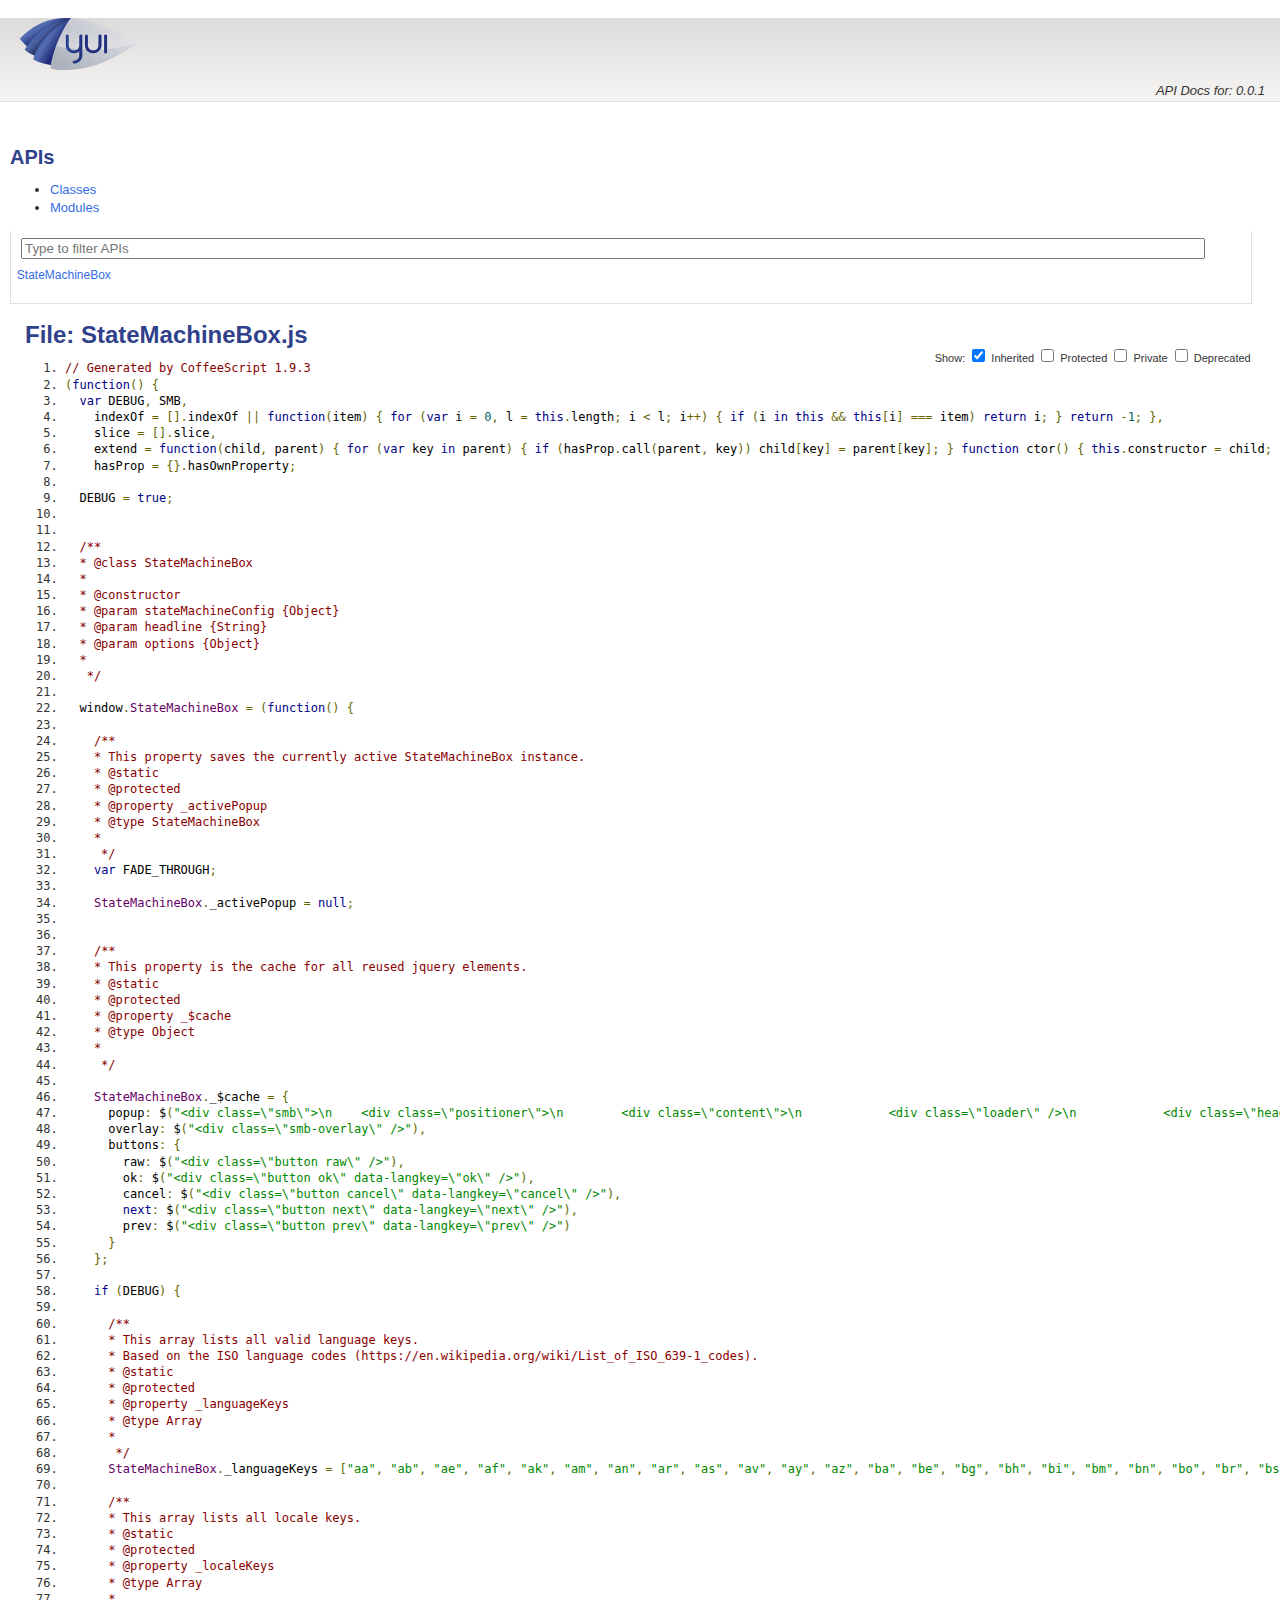
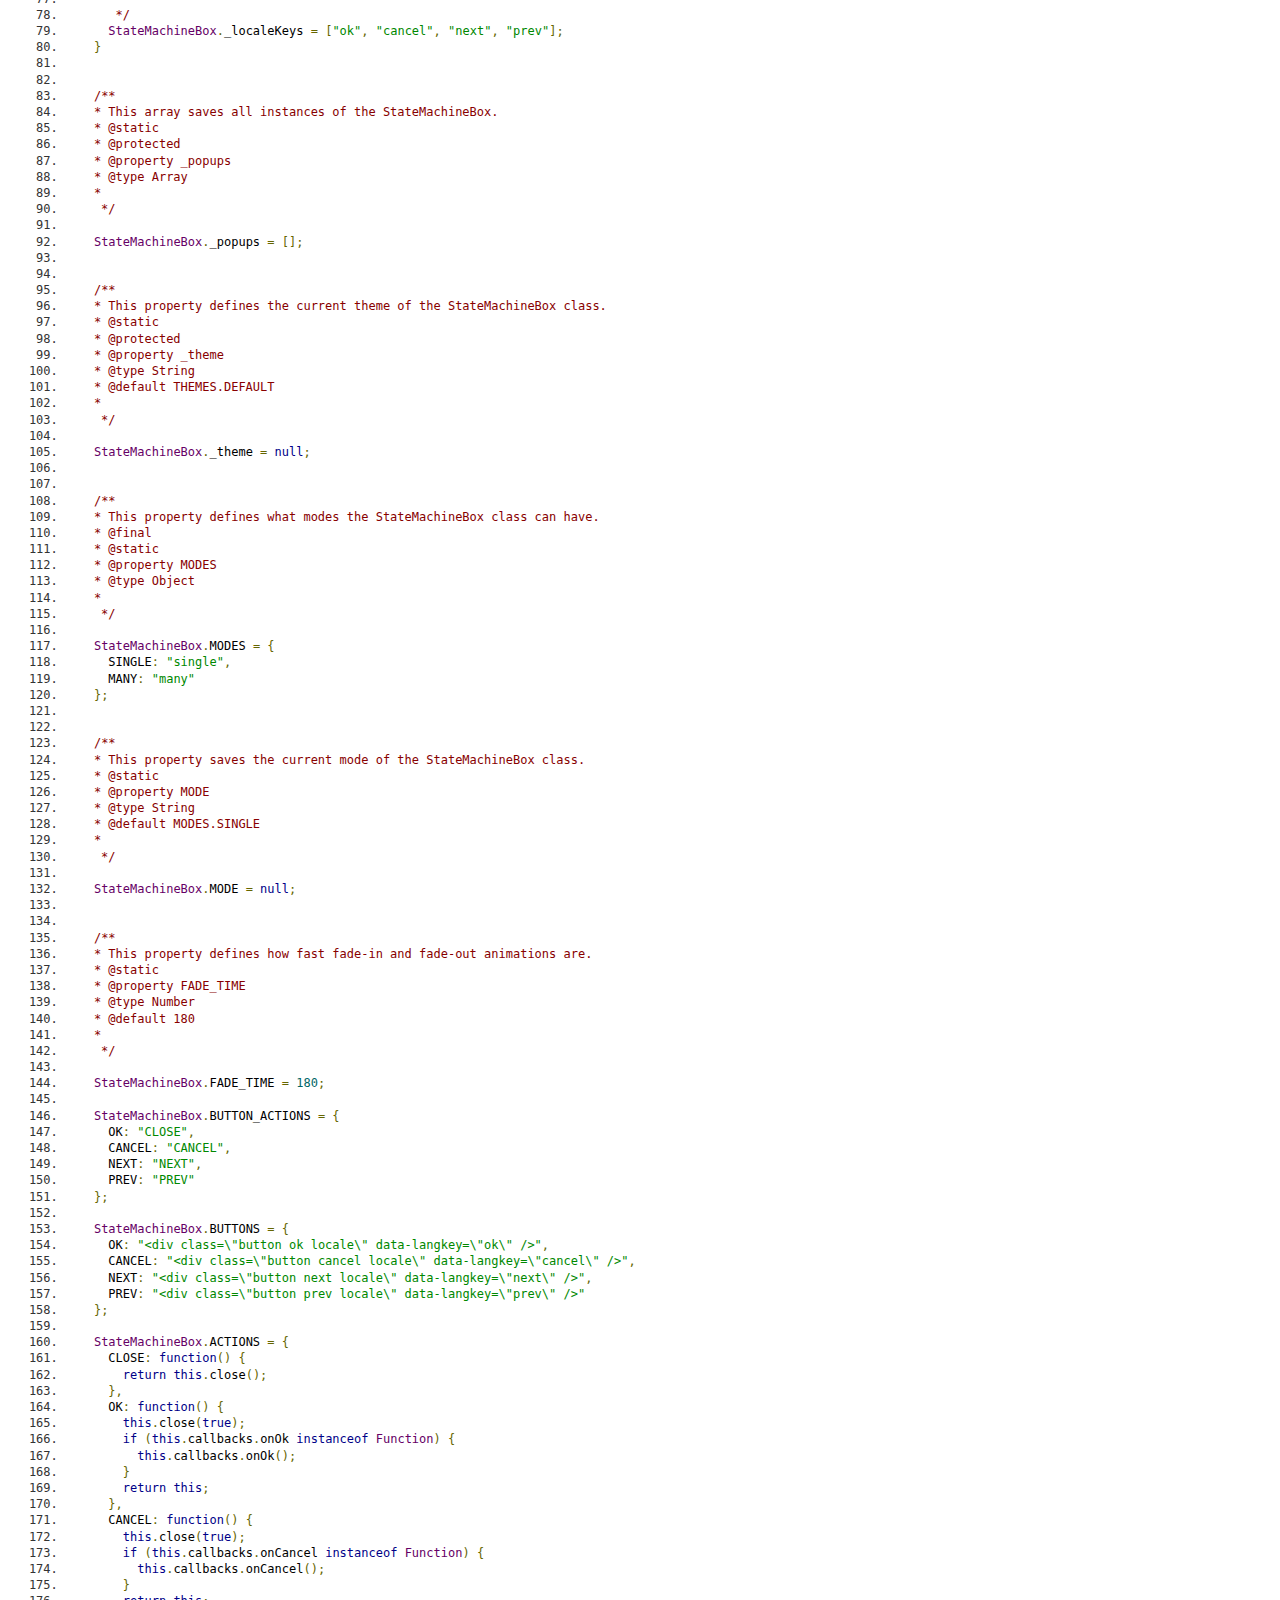
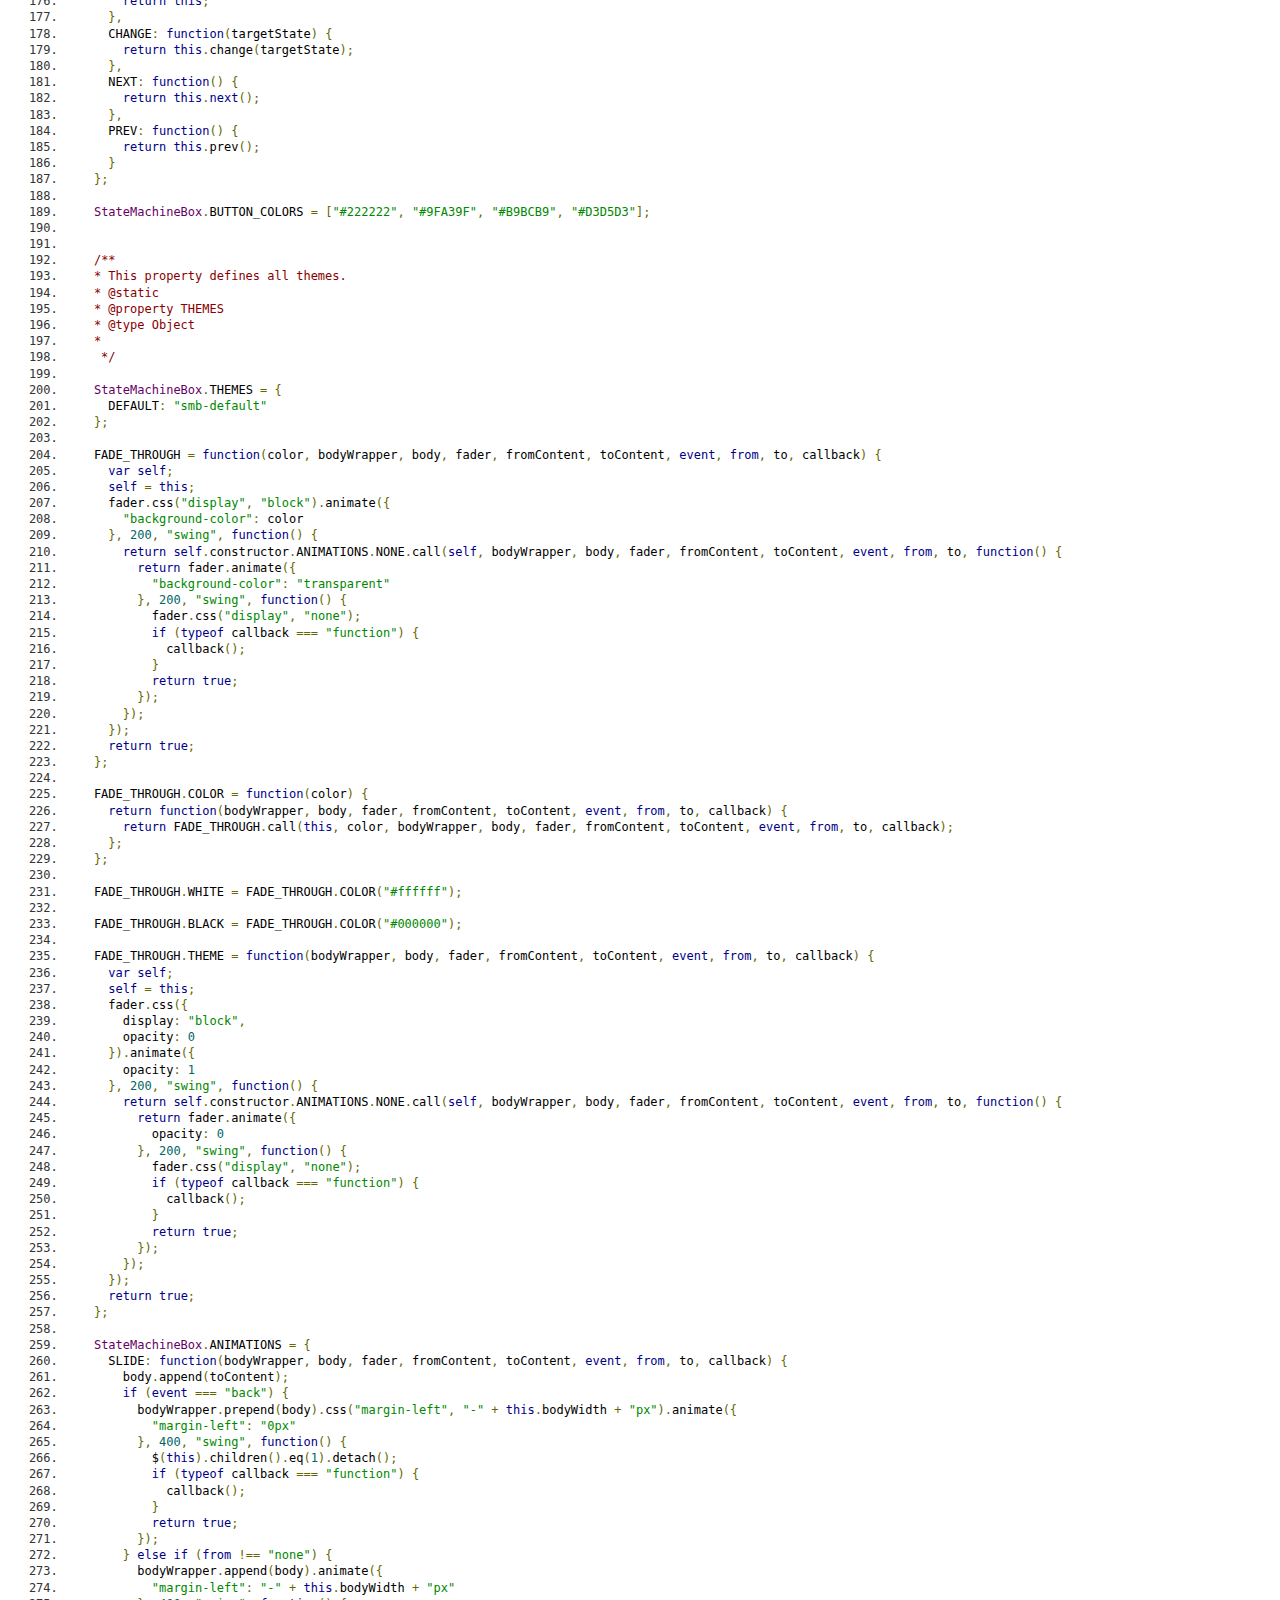
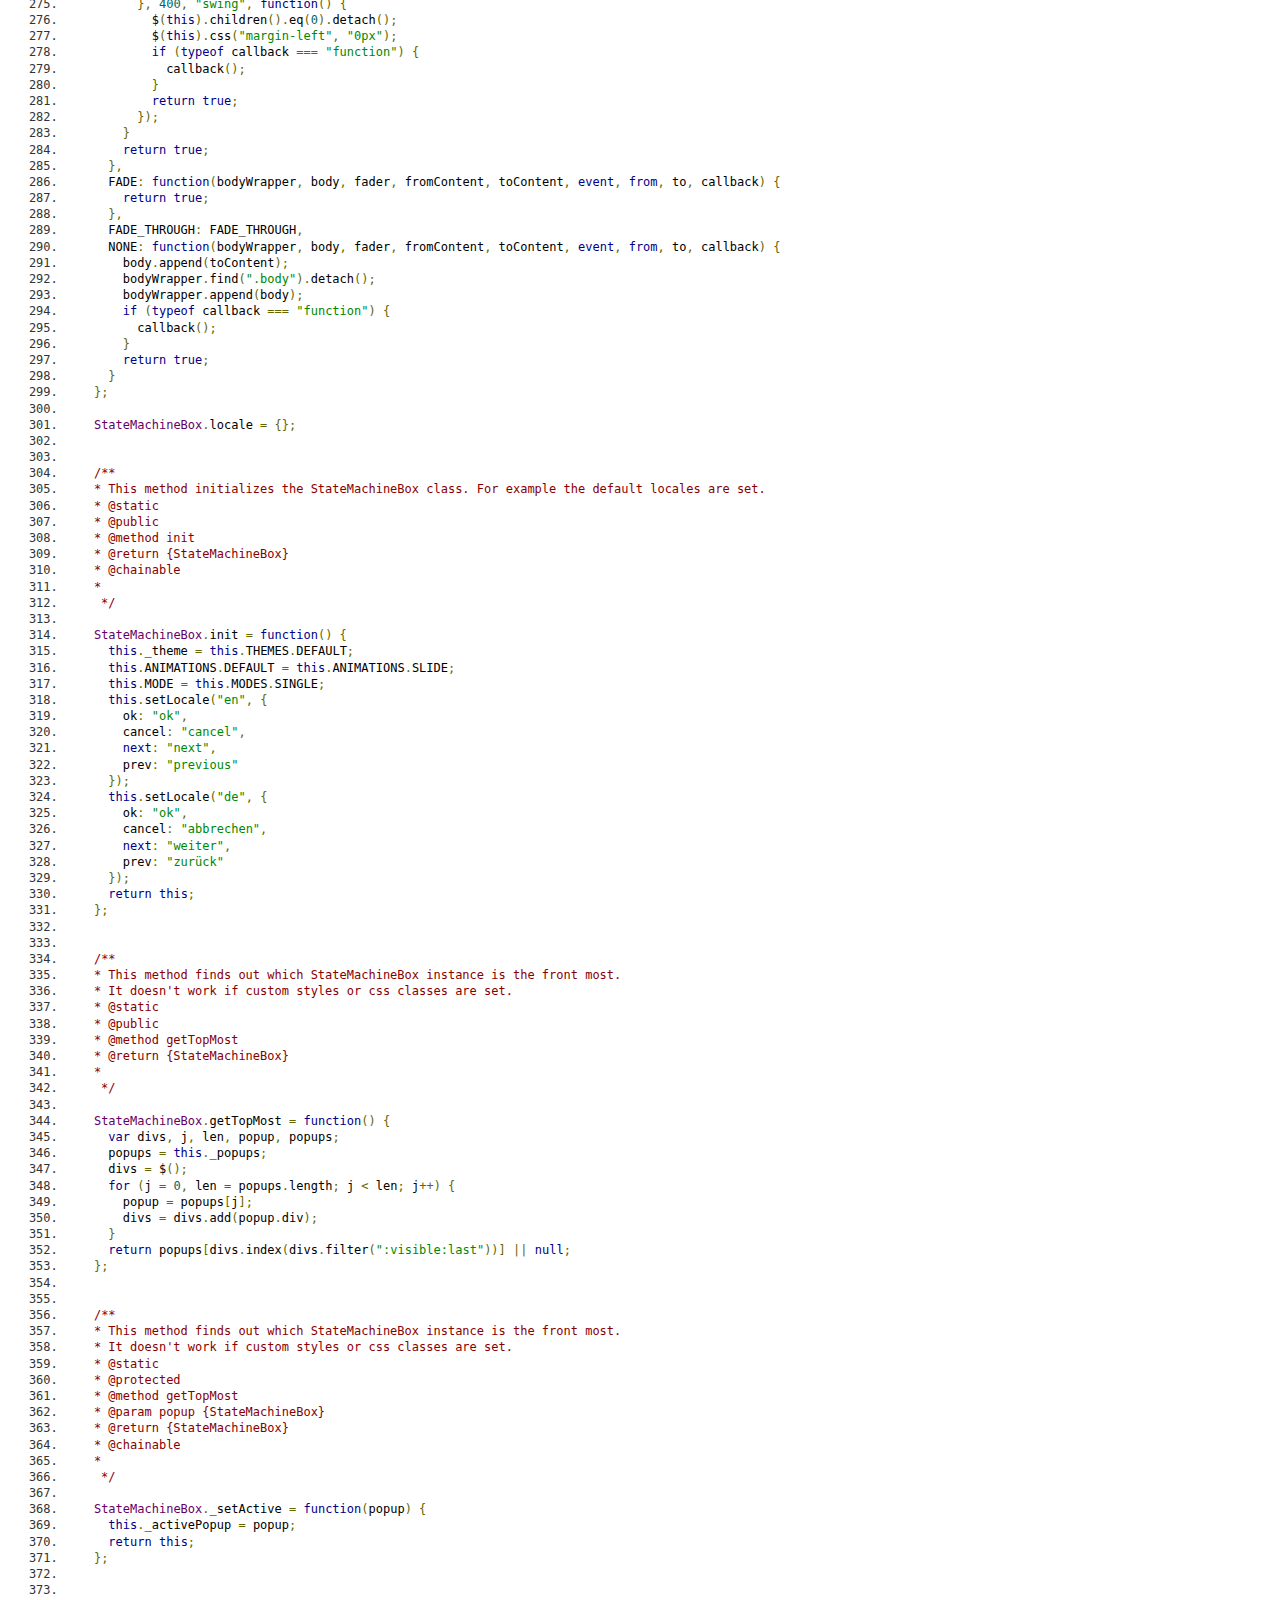
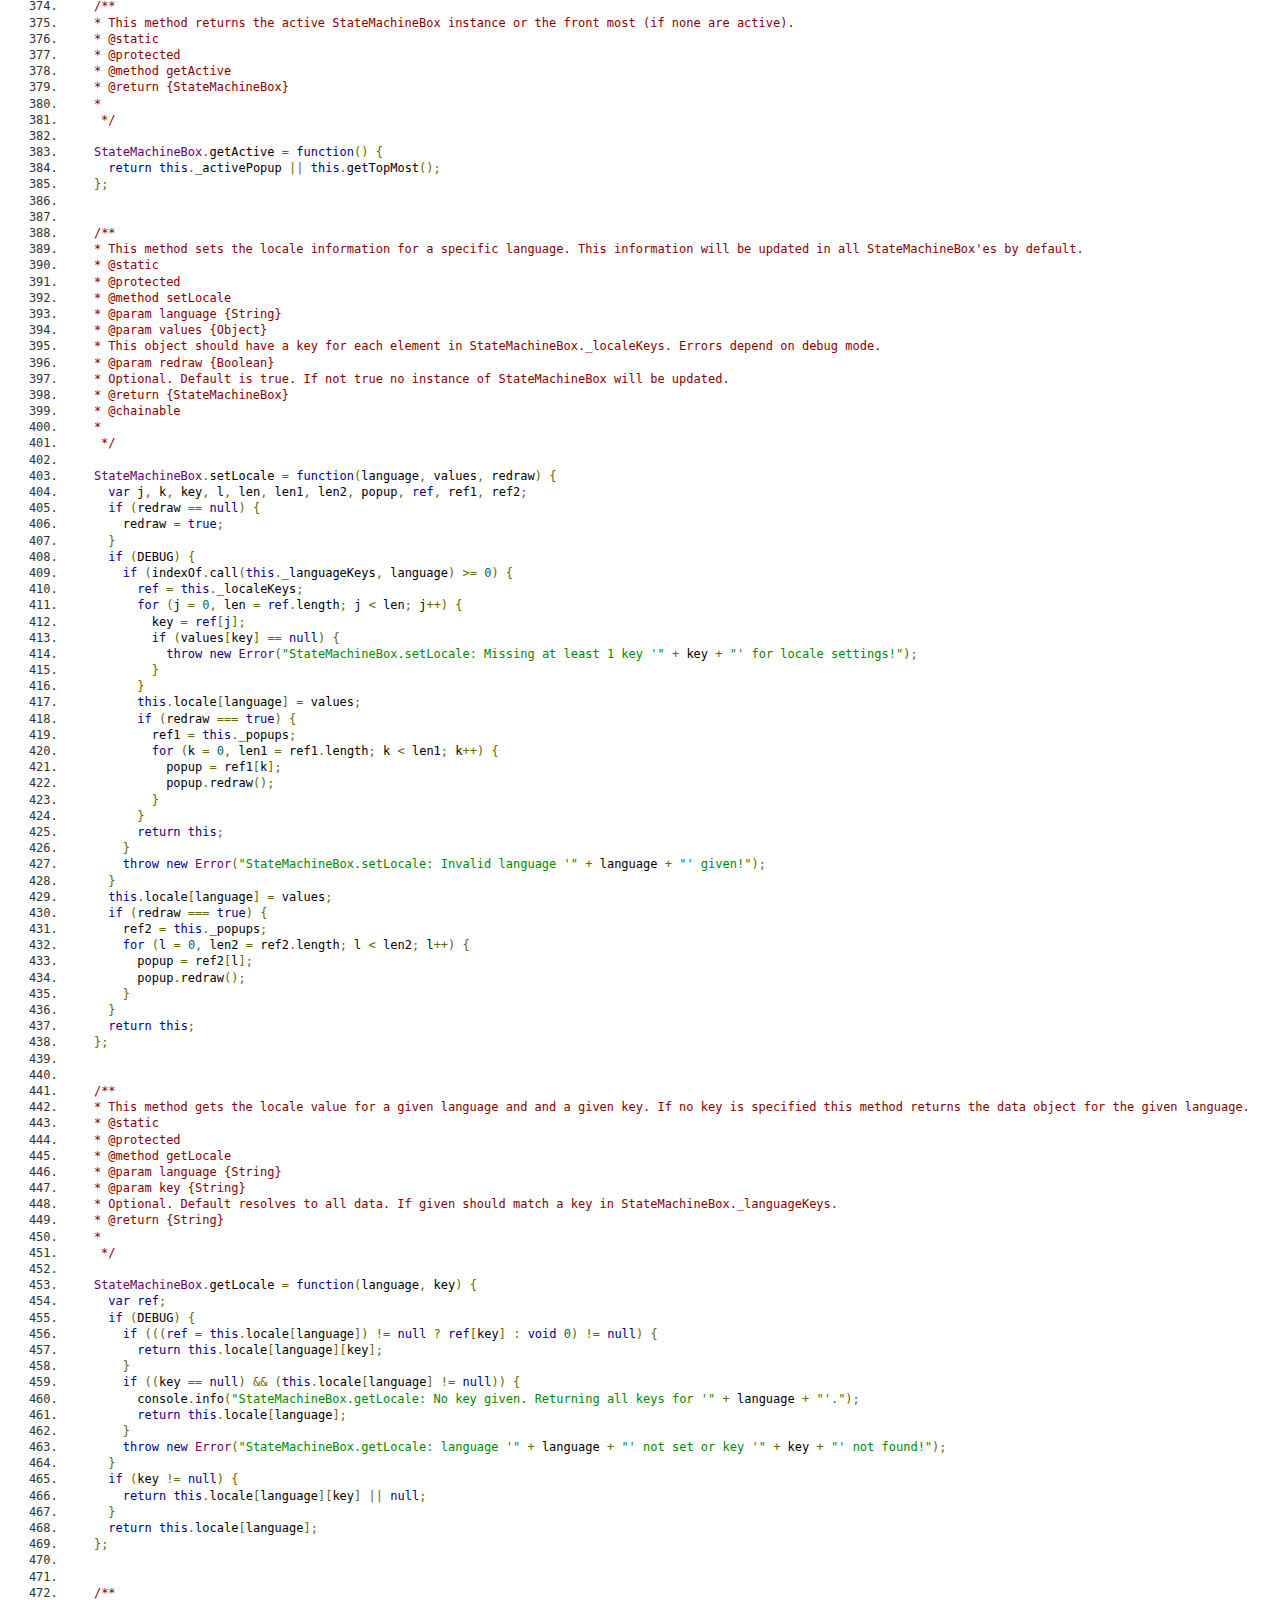
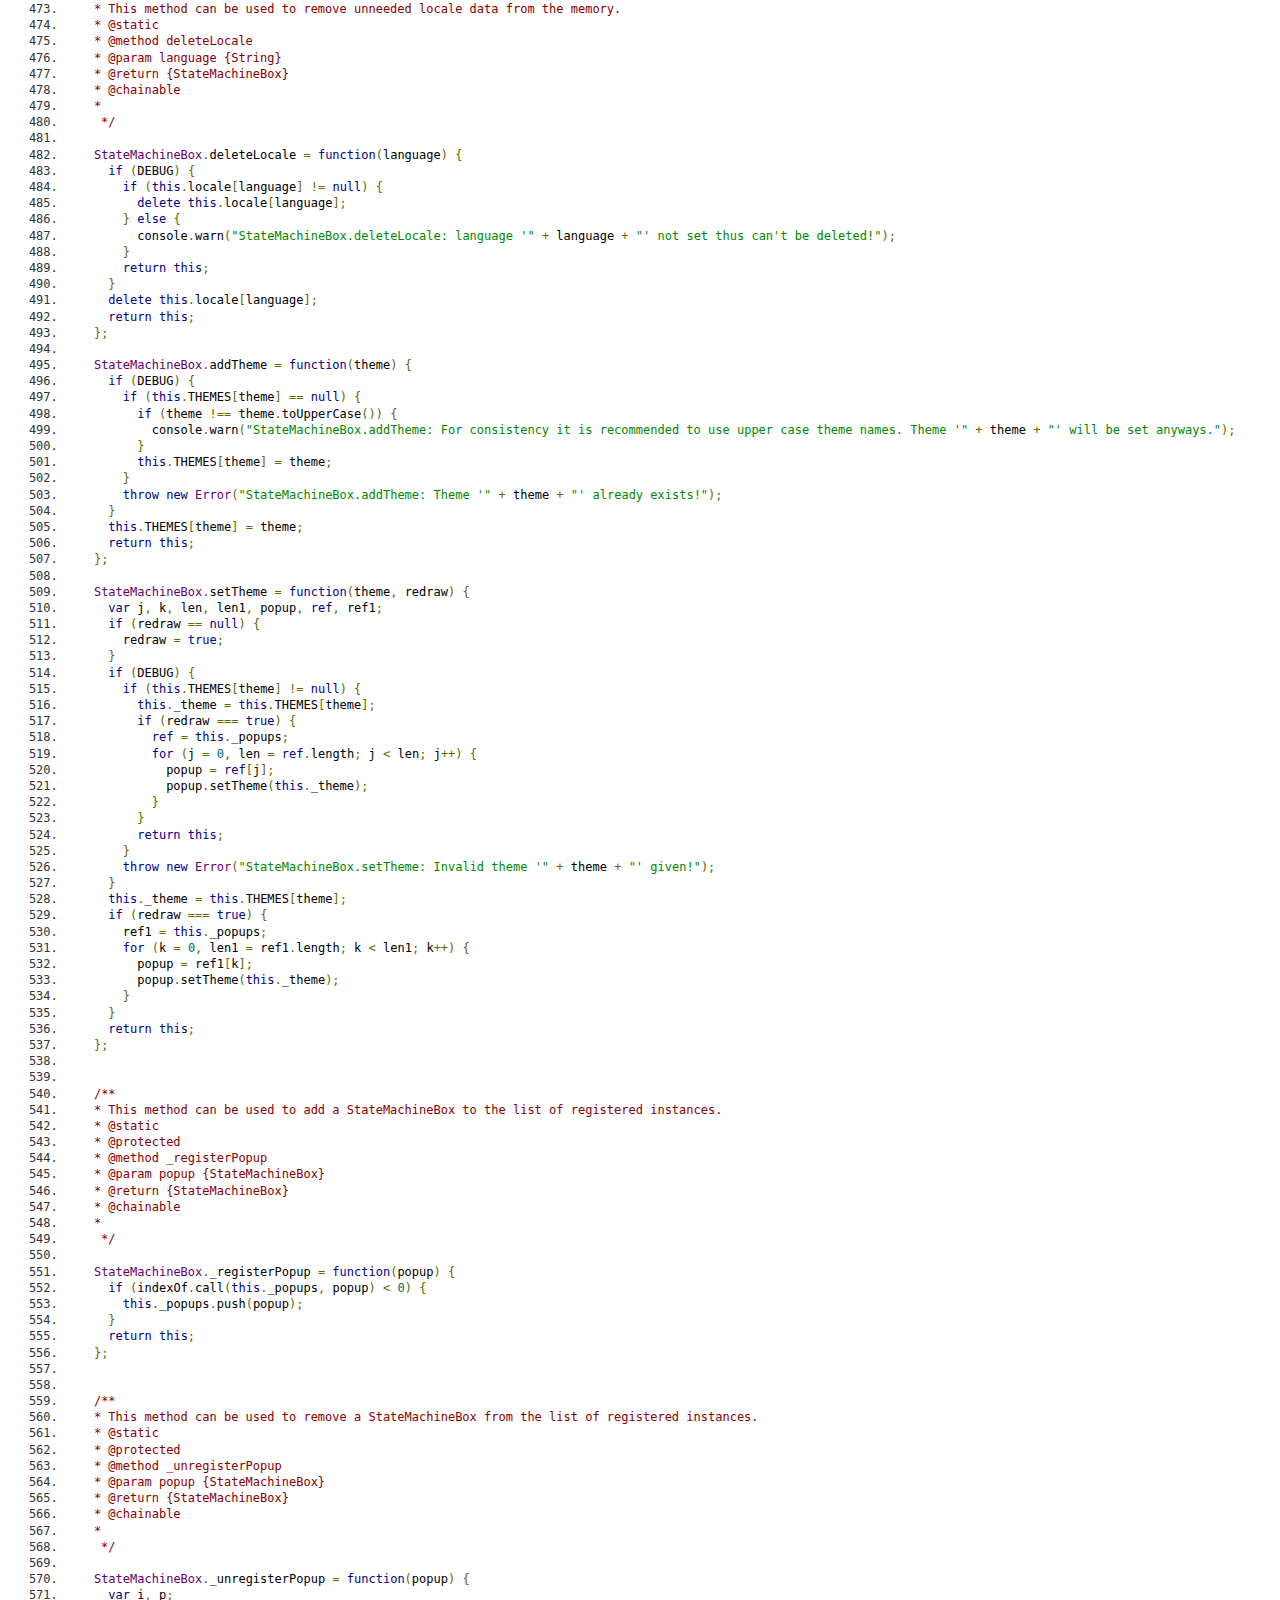
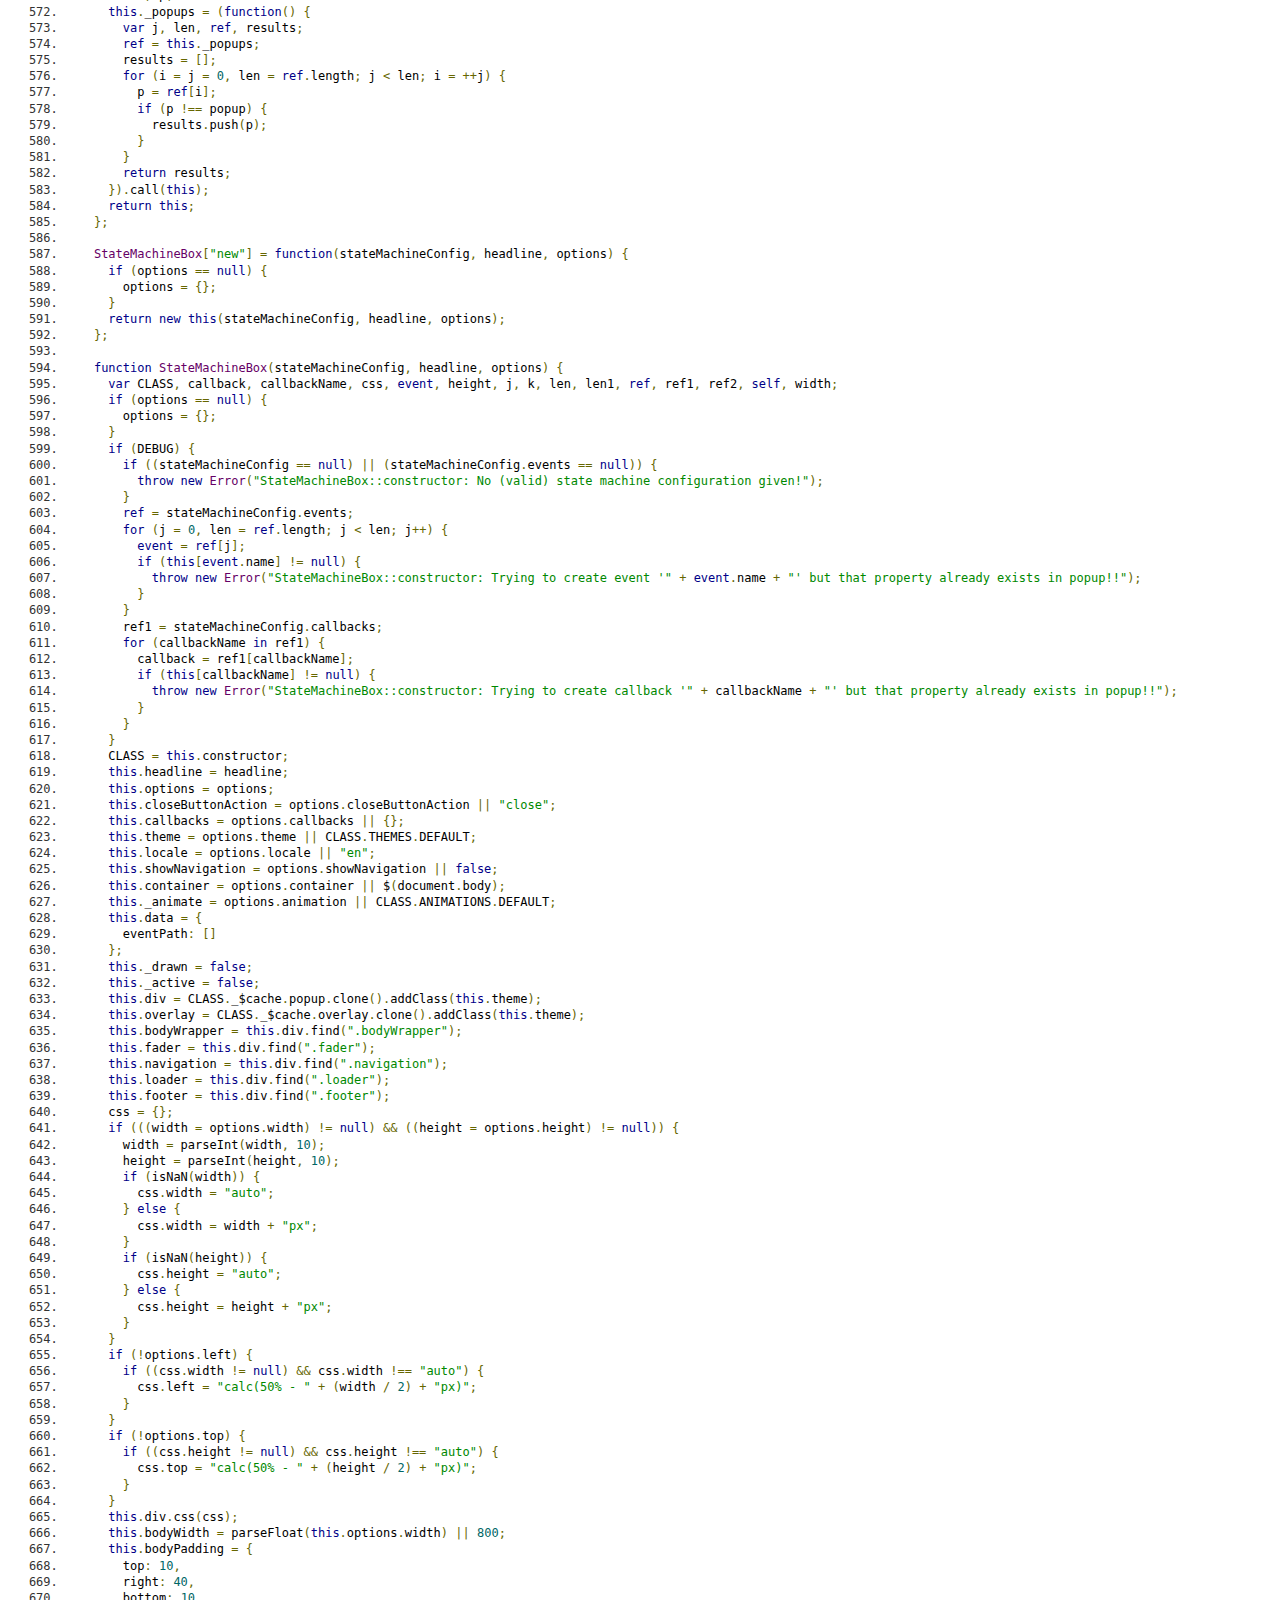
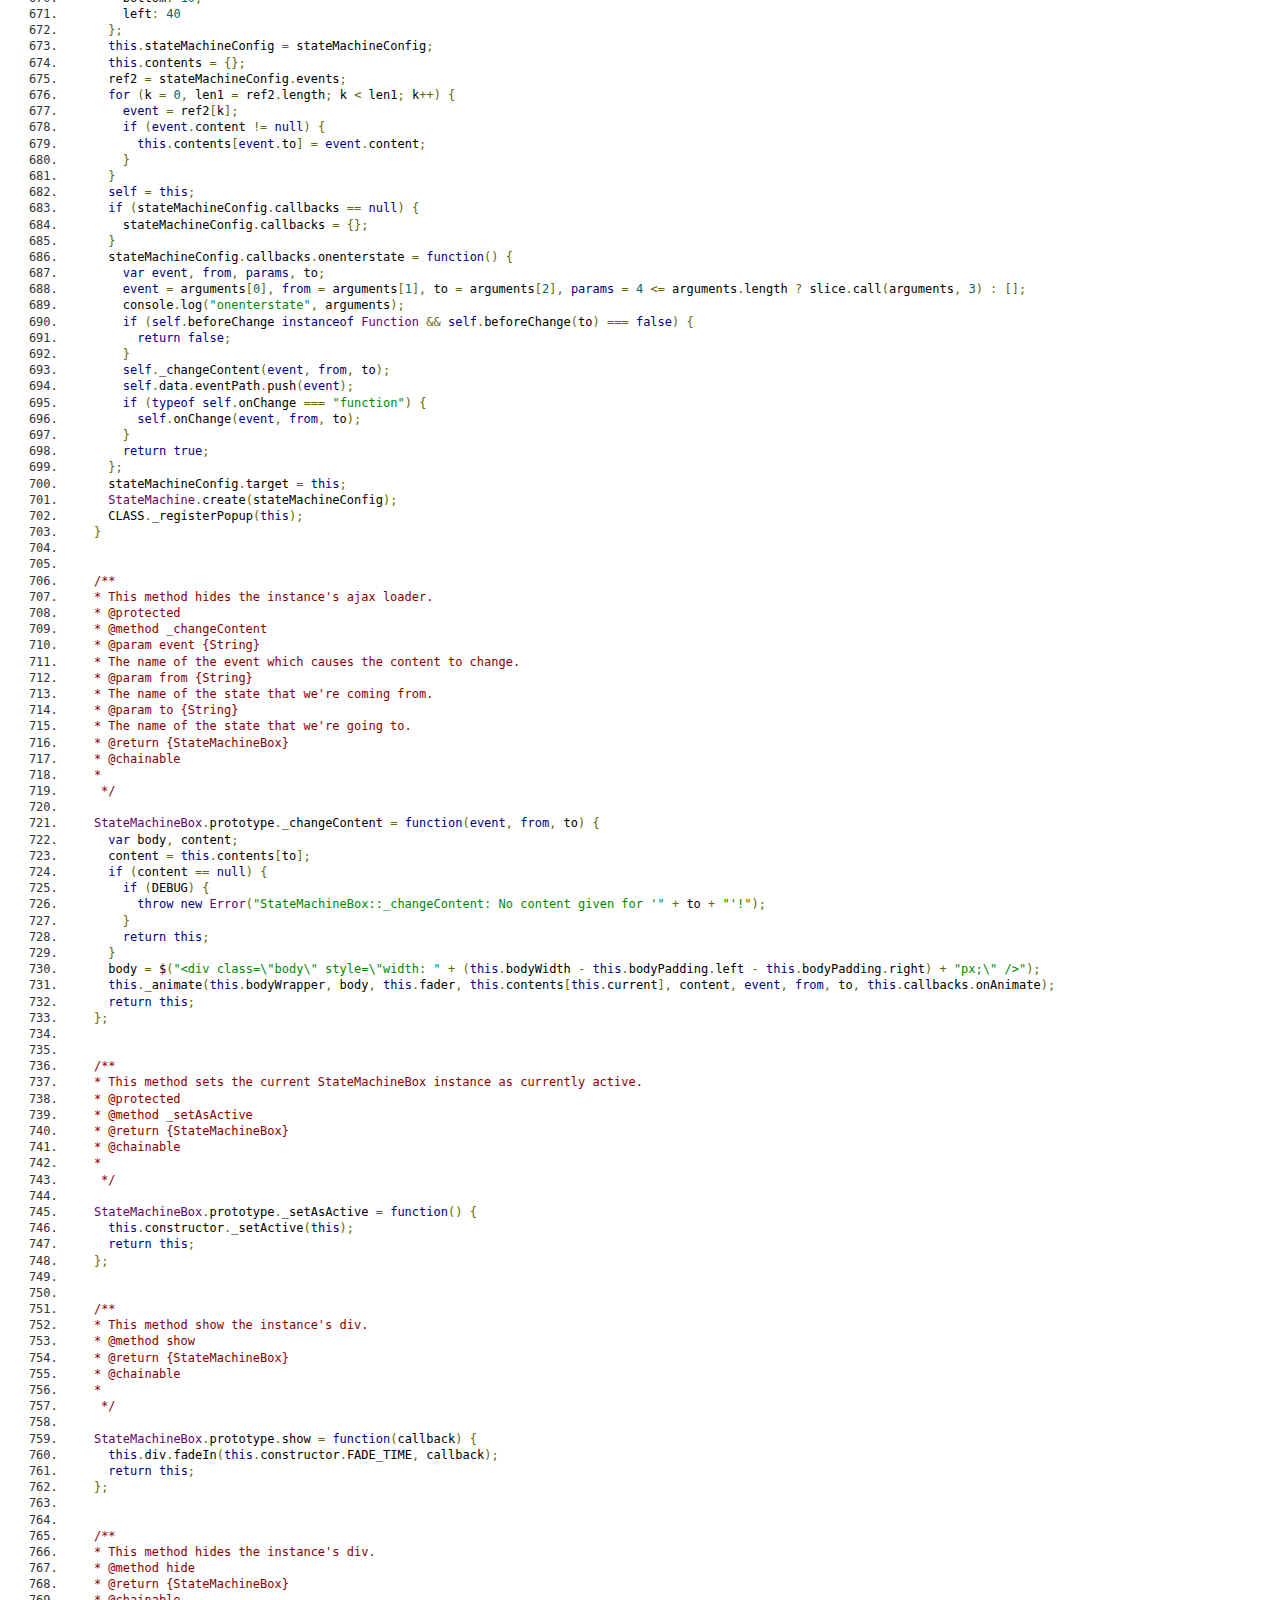
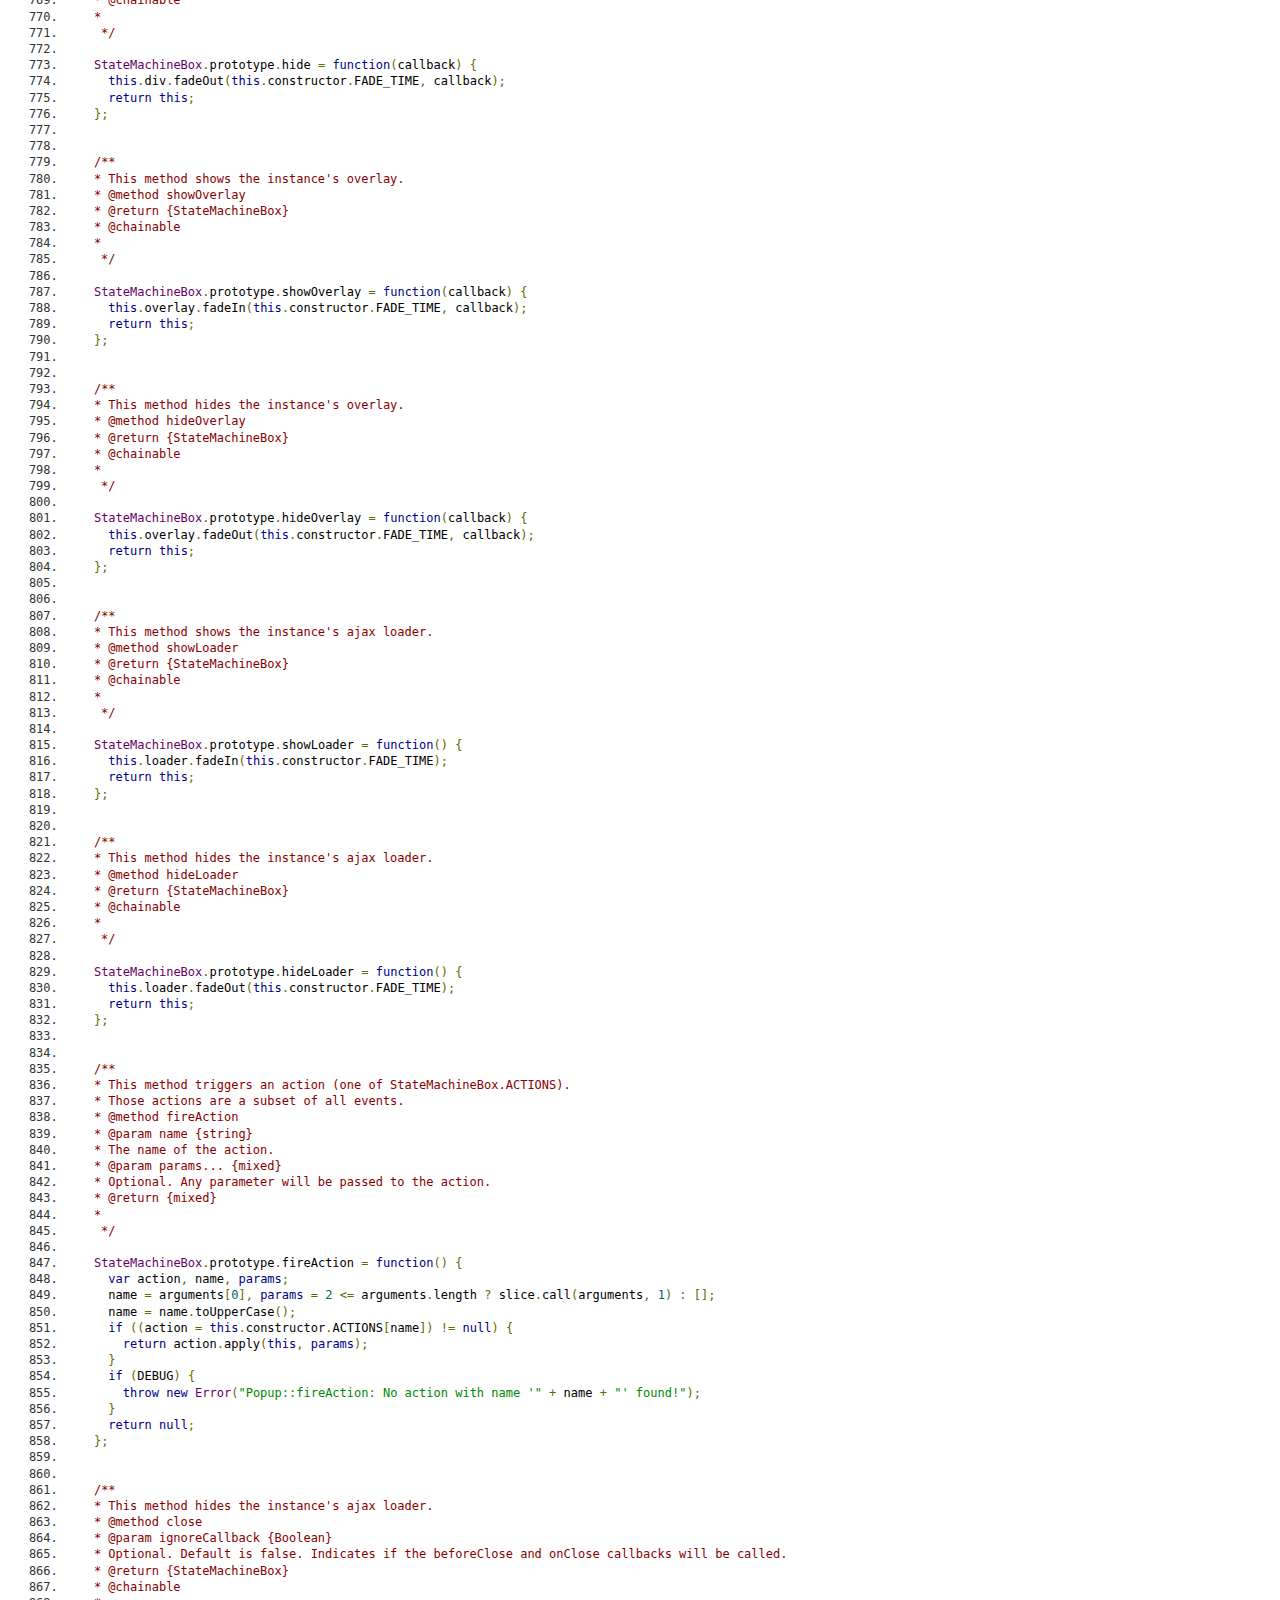
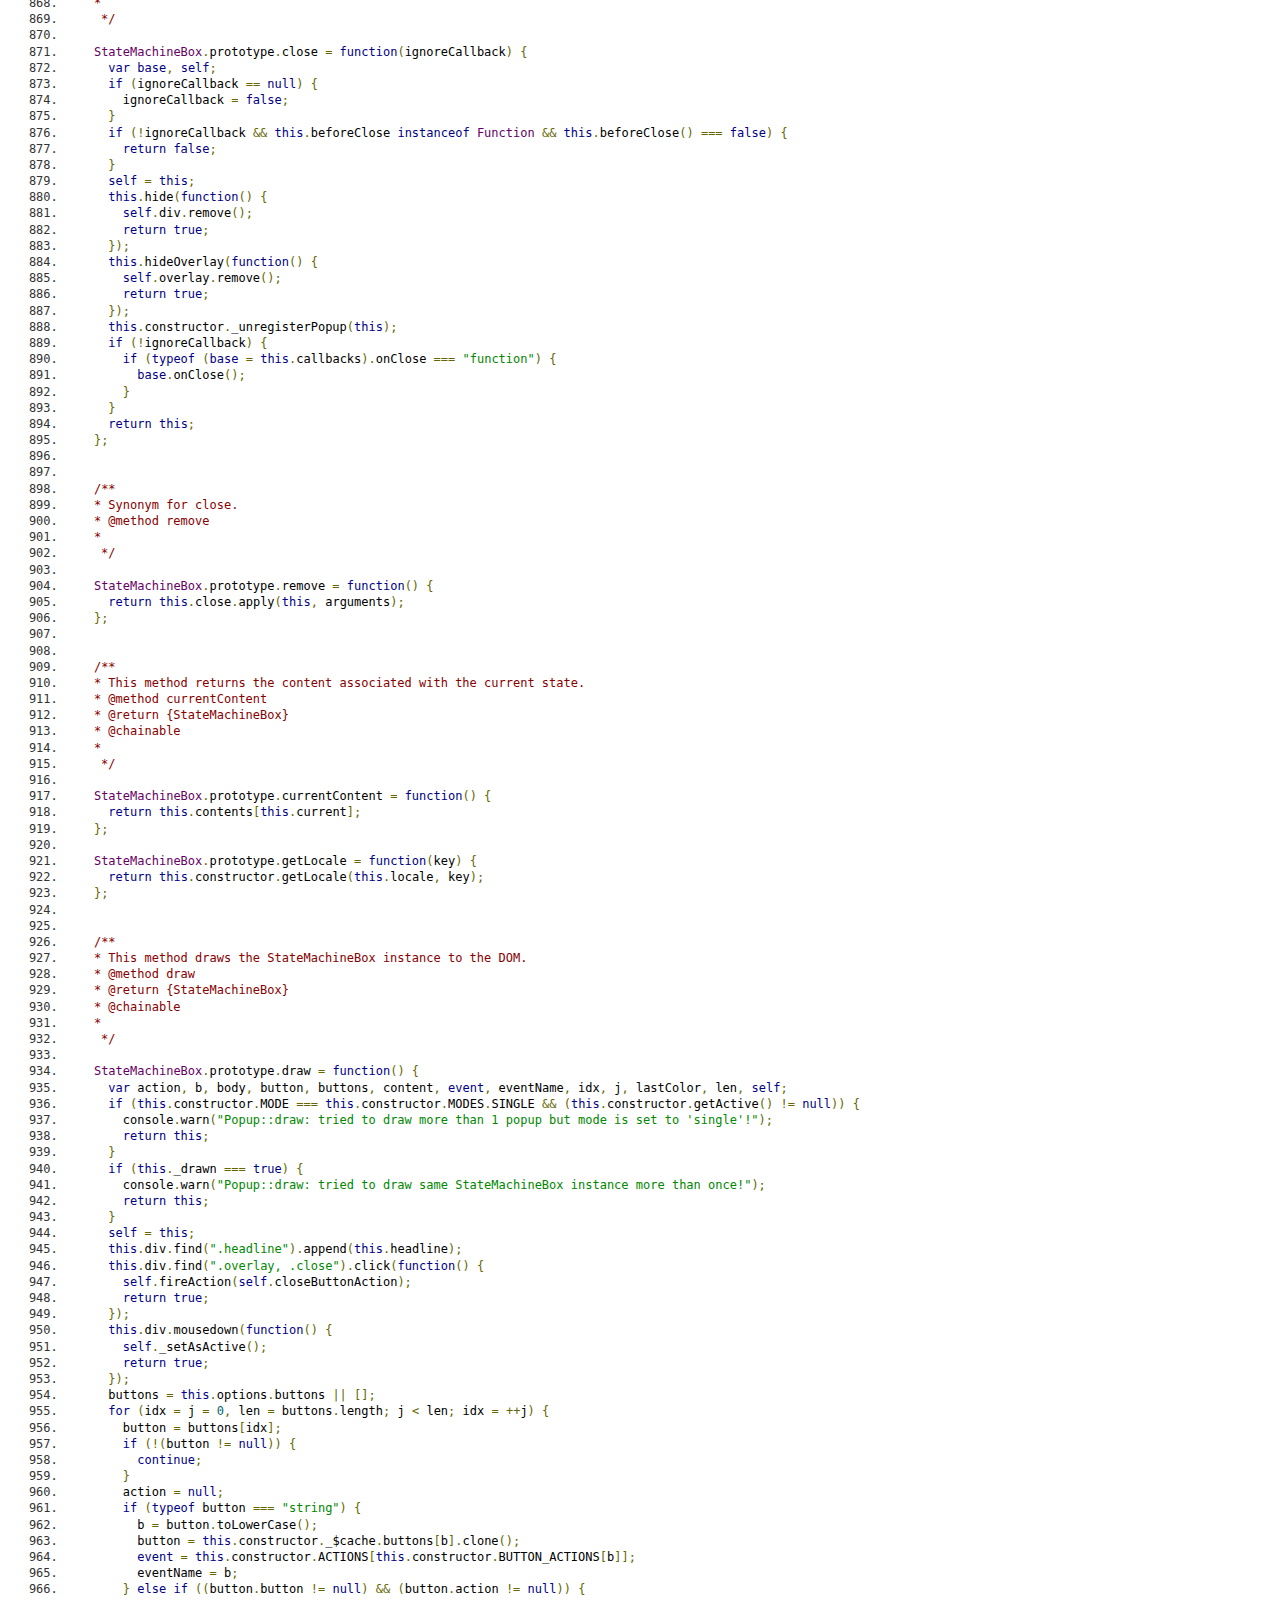
<file: doc/files/StateMachineBox.js.html>
<!DOCTYPE html>
<html lang="en">
<head>
    <meta charset="utf-8">
    <title>StateMachineBox.js - StateMachineBox</title>
    <link rel="stylesheet" href="http://yui.yahooapis.com/3.9.1/build/cssgrids/cssgrids-min.css">
    <link rel="stylesheet" href="../assets/vendor/prettify/prettify-min.css">
    <link rel="stylesheet" href="../assets/css/main.css" id="site_styles">
    <link rel="icon" href="../assets/favicon.ico">
    <script src="http://yui.yahooapis.com/combo?3.9.1/build/yui/yui-min.js"></script>
</head>
<body class="yui3-skin-sam">

<div id="doc">
    <div id="hd" class="yui3-g header">
        <div class="yui3-u-3-4">
                <h1><img src="../assets/css/logo.png" title="StateMachineBox" width="117" height="52"></h1>
        </div>
        <div class="yui3-u-1-4 version">
            <em>API Docs for: 0.0.1</em>
        </div>
    </div>
    <div id="bd" class="yui3-g">

        <div class="yui3-u-1-4">
            <div id="docs-sidebar" class="sidebar apidocs">
                <div id="api-list">
                    <h2 class="off-left">APIs</h2>
                    <div id="api-tabview" class="tabview">
                        <ul class="tabs">
                            <li><a href="#api-classes">Classes</a></li>
                            <li><a href="#api-modules">Modules</a></li>
                        </ul>
                
                        <div id="api-tabview-filter">
                            <input type="search" id="api-filter" placeholder="Type to filter APIs">
                        </div>
                
                        <div id="api-tabview-panel">
                            <ul id="api-classes" class="apis classes">
                                <li><a href="../classes/StateMachineBox.html">StateMachineBox</a></li>
                            </ul>
                
                            <ul id="api-modules" class="apis modules">
                            </ul>
                        </div>
                    </div>
                </div>
            </div>
        </div>
        <div class="yui3-u-3-4">
                <div id="api-options">
                    Show:
                    <label for="api-show-inherited">
                        <input type="checkbox" id="api-show-inherited" checked>
                        Inherited
                    </label>
            
                    <label for="api-show-protected">
                        <input type="checkbox" id="api-show-protected">
                        Protected
                    </label>
            
                    <label for="api-show-private">
                        <input type="checkbox" id="api-show-private">
                        Private
                    </label>
                    <label for="api-show-deprecated">
                        <input type="checkbox" id="api-show-deprecated">
                        Deprecated
                    </label>
            
                </div>
            
            <div class="apidocs">
                <div id="docs-main">
                    <div class="content">
<h1 class="file-heading">File: StateMachineBox.js</h1>

<div class="file">
    <pre class="code prettyprint linenums">
// Generated by CoffeeScript 1.9.3
(function() {
  var DEBUG, SMB,
    indexOf = [].indexOf || function(item) { for (var i = 0, l = this.length; i &lt; l; i++) { if (i in this &amp;&amp; this[i] === item) return i; } return -1; },
    slice = [].slice,
    extend = function(child, parent) { for (var key in parent) { if (hasProp.call(parent, key)) child[key] = parent[key]; } function ctor() { this.constructor = child; } ctor.prototype = parent.prototype; child.prototype = new ctor(); child.__super__ = parent.prototype; return child; },
    hasProp = {}.hasOwnProperty;

  DEBUG = true;


  /**
  * @class StateMachineBox
  *
  * @constructor
  * @param stateMachineConfig {Object}
  * @param headline {String}
  * @param options {Object}
  *
   */

  window.StateMachineBox = (function() {

    /**
    * This property saves the currently active StateMachineBox instance.
    * @static
    * @protected
    * @property _activePopup
    * @type StateMachineBox
    *
     */
    var FADE_THROUGH;

    StateMachineBox._activePopup = null;


    /**
    * This property is the cache for all reused jquery elements.
    * @static
    * @protected
    * @property _$cache
    * @type Object
    *
     */

    StateMachineBox._$cache = {
      popup: $(&quot;&lt;div class=\&quot;smb\&quot;&gt;\n    &lt;div class=\&quot;positioner\&quot;&gt;\n        &lt;div class=\&quot;content\&quot;&gt;\n            &lt;div class=\&quot;loader\&quot; /&gt;\n            &lt;div class=\&quot;header\&quot;&gt;\n                &lt;div class=\&quot;headline smb_noselect\&quot; /&gt;\n            &lt;/div&gt;\n            &lt;div class=\&quot;bodyWrapper\&quot; /&gt;\n            &lt;div class=\&quot;fader\&quot; /&gt;\n            &lt;div class=\&quot;navigation\&quot; /&gt;\n            &lt;div class=\&quot;footer\&quot; /&gt;\n        &lt;/div&gt;\n        &lt;div class=\&quot;close\&quot; /&gt;\n    &lt;/div&gt;\n&lt;/div&gt;&quot;),
      overlay: $(&quot;&lt;div class=\&quot;smb-overlay\&quot; /&gt;&quot;),
      buttons: {
        raw: $(&quot;&lt;div class=\&quot;button raw\&quot; /&gt;&quot;),
        ok: $(&quot;&lt;div class=\&quot;button ok\&quot; data-langkey=\&quot;ok\&quot; /&gt;&quot;),
        cancel: $(&quot;&lt;div class=\&quot;button cancel\&quot; data-langkey=\&quot;cancel\&quot; /&gt;&quot;),
        next: $(&quot;&lt;div class=\&quot;button next\&quot; data-langkey=\&quot;next\&quot; /&gt;&quot;),
        prev: $(&quot;&lt;div class=\&quot;button prev\&quot; data-langkey=\&quot;prev\&quot; /&gt;&quot;)
      }
    };

    if (DEBUG) {

      /**
      * This array lists all valid language keys.
      * Based on the ISO language codes (https://en.wikipedia.org/wiki/List_of_ISO_639-1_codes).
      * @static
      * @protected
      * @property _languageKeys
      * @type Array
      *
       */
      StateMachineBox._languageKeys = [&quot;aa&quot;, &quot;ab&quot;, &quot;ae&quot;, &quot;af&quot;, &quot;ak&quot;, &quot;am&quot;, &quot;an&quot;, &quot;ar&quot;, &quot;as&quot;, &quot;av&quot;, &quot;ay&quot;, &quot;az&quot;, &quot;ba&quot;, &quot;be&quot;, &quot;bg&quot;, &quot;bh&quot;, &quot;bi&quot;, &quot;bm&quot;, &quot;bn&quot;, &quot;bo&quot;, &quot;br&quot;, &quot;bs&quot;, &quot;ca&quot;, &quot;ce&quot;, &quot;ch&quot;, &quot;co&quot;, &quot;cr&quot;, &quot;cs&quot;, &quot;cu&quot;, &quot;cv&quot;, &quot;cy&quot;, &quot;da&quot;, &quot;de&quot;, &quot;dv&quot;, &quot;dz&quot;, &quot;ee&quot;, &quot;el&quot;, &quot;en&quot;, &quot;eo&quot;, &quot;es&quot;, &quot;et&quot;, &quot;eu&quot;, &quot;fa&quot;, &quot;ff&quot;, &quot;fi&quot;, &quot;fj&quot;, &quot;fo&quot;, &quot;fr&quot;, &quot;fy&quot;, &quot;ga&quot;, &quot;gd&quot;, &quot;gl&quot;, &quot;gn&quot;, &quot;gu&quot;, &quot;gv&quot;, &quot;ha&quot;, &quot;he&quot;, &quot;hi&quot;, &quot;ho&quot;, &quot;hr&quot;, &quot;ht&quot;, &quot;hu&quot;, &quot;hy&quot;, &quot;hz&quot;, &quot;ia&quot;, &quot;id&quot;, &quot;ie&quot;, &quot;ig&quot;, &quot;ii&quot;, &quot;ik&quot;, &quot;io&quot;, &quot;is&quot;, &quot;it&quot;, &quot;iu&quot;, &quot;ja&quot;, &quot;jv&quot;, &quot;ka&quot;, &quot;kg&quot;, &quot;ki&quot;, &quot;kj&quot;, &quot;kk&quot;, &quot;kl&quot;, &quot;km&quot;, &quot;kn&quot;, &quot;ko&quot;, &quot;kr&quot;, &quot;ks&quot;, &quot;ku&quot;, &quot;kv&quot;, &quot;kw&quot;, &quot;ky&quot;, &quot;la&quot;, &quot;lb&quot;, &quot;lg&quot;, &quot;li&quot;, &quot;ln&quot;, &quot;lo&quot;, &quot;lt&quot;, &quot;lu&quot;, &quot;lv&quot;, &quot;mg&quot;, &quot;mh&quot;, &quot;mi&quot;, &quot;mk&quot;, &quot;ml&quot;, &quot;mn&quot;, &quot;mr&quot;, &quot;ms&quot;, &quot;mt&quot;, &quot;my&quot;, &quot;na&quot;, &quot;nb&quot;, &quot;nd&quot;, &quot;ne&quot;, &quot;ng&quot;, &quot;nl&quot;, &quot;nn&quot;, &quot;no&quot;, &quot;nr&quot;, &quot;nv&quot;, &quot;ny&quot;, &quot;oc&quot;, &quot;oj&quot;, &quot;om&quot;, &quot;or&quot;, &quot;os&quot;, &quot;pa&quot;, &quot;pi&quot;, &quot;pl&quot;, &quot;ps&quot;, &quot;pt&quot;, &quot;qu&quot;, &quot;rm&quot;, &quot;rn&quot;, &quot;ro&quot;, &quot;ru&quot;, &quot;rw&quot;, &quot;sa&quot;, &quot;sc&quot;, &quot;sd&quot;, &quot;se&quot;, &quot;sg&quot;, &quot;si&quot;, &quot;sk&quot;, &quot;sl&quot;, &quot;sm&quot;, &quot;sn&quot;, &quot;so&quot;, &quot;sq&quot;, &quot;sr&quot;, &quot;ss&quot;, &quot;st&quot;, &quot;su&quot;, &quot;sv&quot;, &quot;sw&quot;, &quot;ta&quot;, &quot;te&quot;, &quot;tg&quot;, &quot;th&quot;, &quot;ti&quot;, &quot;tk&quot;, &quot;tl&quot;, &quot;tn&quot;, &quot;to&quot;, &quot;tr&quot;, &quot;ts&quot;, &quot;tt&quot;, &quot;tw&quot;, &quot;ty&quot;, &quot;ug&quot;, &quot;uk&quot;, &quot;ur&quot;, &quot;uz&quot;, &quot;ve&quot;, &quot;vi&quot;, &quot;vo&quot;, &quot;wa&quot;, &quot;wo&quot;, &quot;xh&quot;, &quot;yi&quot;, &quot;yo&quot;, &quot;za&quot;, &quot;zh&quot;, &quot;zu&quot;, &quot;en-gb&quot;, &quot;en-us&quot;, &quot;en-ca&quot;, &quot;en-au&quot;];

      /**
      * This array lists all locale keys.
      * @static
      * @protected
      * @property _localeKeys
      * @type Array
      *
       */
      StateMachineBox._localeKeys = [&quot;ok&quot;, &quot;cancel&quot;, &quot;next&quot;, &quot;prev&quot;];
    }


    /**
    * This array saves all instances of the StateMachineBox.
    * @static
    * @protected
    * @property _popups
    * @type Array
    *
     */

    StateMachineBox._popups = [];


    /**
    * This property defines the current theme of the StateMachineBox class.
    * @static
    * @protected
    * @property _theme
    * @type String
    * @default THEMES.DEFAULT
    *
     */

    StateMachineBox._theme = null;


    /**
    * This property defines what modes the StateMachineBox class can have.
    * @final
    * @static
    * @property MODES
    * @type Object
    *
     */

    StateMachineBox.MODES = {
      SINGLE: &quot;single&quot;,
      MANY: &quot;many&quot;
    };


    /**
    * This property saves the current mode of the StateMachineBox class.
    * @static
    * @property MODE
    * @type String
    * @default MODES.SINGLE
    *
     */

    StateMachineBox.MODE = null;


    /**
    * This property defines how fast fade-in and fade-out animations are.
    * @static
    * @property FADE_TIME
    * @type Number
    * @default 180
    *
     */

    StateMachineBox.FADE_TIME = 180;

    StateMachineBox.BUTTON_ACTIONS = {
      OK: &quot;CLOSE&quot;,
      CANCEL: &quot;CANCEL&quot;,
      NEXT: &quot;NEXT&quot;,
      PREV: &quot;PREV&quot;
    };

    StateMachineBox.BUTTONS = {
      OK: &quot;&lt;div class=\&quot;button ok locale\&quot; data-langkey=\&quot;ok\&quot; /&gt;&quot;,
      CANCEL: &quot;&lt;div class=\&quot;button cancel locale\&quot; data-langkey=\&quot;cancel\&quot; /&gt;&quot;,
      NEXT: &quot;&lt;div class=\&quot;button next locale\&quot; data-langkey=\&quot;next\&quot; /&gt;&quot;,
      PREV: &quot;&lt;div class=\&quot;button prev locale\&quot; data-langkey=\&quot;prev\&quot; /&gt;&quot;
    };

    StateMachineBox.ACTIONS = {
      CLOSE: function() {
        return this.close();
      },
      OK: function() {
        this.close(true);
        if (this.callbacks.onOk instanceof Function) {
          this.callbacks.onOk();
        }
        return this;
      },
      CANCEL: function() {
        this.close(true);
        if (this.callbacks.onCancel instanceof Function) {
          this.callbacks.onCancel();
        }
        return this;
      },
      CHANGE: function(targetState) {
        return this.change(targetState);
      },
      NEXT: function() {
        return this.next();
      },
      PREV: function() {
        return this.prev();
      }
    };

    StateMachineBox.BUTTON_COLORS = [&quot;#222222&quot;, &quot;#9FA39F&quot;, &quot;#B9BCB9&quot;, &quot;#D3D5D3&quot;];


    /**
    * This property defines all themes.
    * @static
    * @property THEMES
    * @type Object
    *
     */

    StateMachineBox.THEMES = {
      DEFAULT: &quot;smb-default&quot;
    };

    FADE_THROUGH = function(color, bodyWrapper, body, fader, fromContent, toContent, event, from, to, callback) {
      var self;
      self = this;
      fader.css(&quot;display&quot;, &quot;block&quot;).animate({
        &quot;background-color&quot;: color
      }, 200, &quot;swing&quot;, function() {
        return self.constructor.ANIMATIONS.NONE.call(self, bodyWrapper, body, fader, fromContent, toContent, event, from, to, function() {
          return fader.animate({
            &quot;background-color&quot;: &quot;transparent&quot;
          }, 200, &quot;swing&quot;, function() {
            fader.css(&quot;display&quot;, &quot;none&quot;);
            if (typeof callback === &quot;function&quot;) {
              callback();
            }
            return true;
          });
        });
      });
      return true;
    };

    FADE_THROUGH.COLOR = function(color) {
      return function(bodyWrapper, body, fader, fromContent, toContent, event, from, to, callback) {
        return FADE_THROUGH.call(this, color, bodyWrapper, body, fader, fromContent, toContent, event, from, to, callback);
      };
    };

    FADE_THROUGH.WHITE = FADE_THROUGH.COLOR(&quot;#ffffff&quot;);

    FADE_THROUGH.BLACK = FADE_THROUGH.COLOR(&quot;#000000&quot;);

    FADE_THROUGH.THEME = function(bodyWrapper, body, fader, fromContent, toContent, event, from, to, callback) {
      var self;
      self = this;
      fader.css({
        display: &quot;block&quot;,
        opacity: 0
      }).animate({
        opacity: 1
      }, 200, &quot;swing&quot;, function() {
        return self.constructor.ANIMATIONS.NONE.call(self, bodyWrapper, body, fader, fromContent, toContent, event, from, to, function() {
          return fader.animate({
            opacity: 0
          }, 200, &quot;swing&quot;, function() {
            fader.css(&quot;display&quot;, &quot;none&quot;);
            if (typeof callback === &quot;function&quot;) {
              callback();
            }
            return true;
          });
        });
      });
      return true;
    };

    StateMachineBox.ANIMATIONS = {
      SLIDE: function(bodyWrapper, body, fader, fromContent, toContent, event, from, to, callback) {
        body.append(toContent);
        if (event === &quot;back&quot;) {
          bodyWrapper.prepend(body).css(&quot;margin-left&quot;, &quot;-&quot; + this.bodyWidth + &quot;px&quot;).animate({
            &quot;margin-left&quot;: &quot;0px&quot;
          }, 400, &quot;swing&quot;, function() {
            $(this).children().eq(1).detach();
            if (typeof callback === &quot;function&quot;) {
              callback();
            }
            return true;
          });
        } else if (from !== &quot;none&quot;) {
          bodyWrapper.append(body).animate({
            &quot;margin-left&quot;: &quot;-&quot; + this.bodyWidth + &quot;px&quot;
          }, 400, &quot;swing&quot;, function() {
            $(this).children().eq(0).detach();
            $(this).css(&quot;margin-left&quot;, &quot;0px&quot;);
            if (typeof callback === &quot;function&quot;) {
              callback();
            }
            return true;
          });
        }
        return true;
      },
      FADE: function(bodyWrapper, body, fader, fromContent, toContent, event, from, to, callback) {
        return true;
      },
      FADE_THROUGH: FADE_THROUGH,
      NONE: function(bodyWrapper, body, fader, fromContent, toContent, event, from, to, callback) {
        body.append(toContent);
        bodyWrapper.find(&quot;.body&quot;).detach();
        bodyWrapper.append(body);
        if (typeof callback === &quot;function&quot;) {
          callback();
        }
        return true;
      }
    };

    StateMachineBox.locale = {};


    /**
    * This method initializes the StateMachineBox class. For example the default locales are set.
    * @static
    * @public
    * @method init
    * @return {StateMachineBox}
    * @chainable
    *
     */

    StateMachineBox.init = function() {
      this._theme = this.THEMES.DEFAULT;
      this.ANIMATIONS.DEFAULT = this.ANIMATIONS.SLIDE;
      this.MODE = this.MODES.SINGLE;
      this.setLocale(&quot;en&quot;, {
        ok: &quot;ok&quot;,
        cancel: &quot;cancel&quot;,
        next: &quot;next&quot;,
        prev: &quot;previous&quot;
      });
      this.setLocale(&quot;de&quot;, {
        ok: &quot;ok&quot;,
        cancel: &quot;abbrechen&quot;,
        next: &quot;weiter&quot;,
        prev: &quot;zurück&quot;
      });
      return this;
    };


    /**
    * This method finds out which StateMachineBox instance is the front most.
    * It doesn&#x27;t work if custom styles or css classes are set.
    * @static
    * @public
    * @method getTopMost
    * @return {StateMachineBox}
    *
     */

    StateMachineBox.getTopMost = function() {
      var divs, j, len, popup, popups;
      popups = this._popups;
      divs = $();
      for (j = 0, len = popups.length; j &lt; len; j++) {
        popup = popups[j];
        divs = divs.add(popup.div);
      }
      return popups[divs.index(divs.filter(&quot;:visible:last&quot;))] || null;
    };


    /**
    * This method finds out which StateMachineBox instance is the front most.
    * It doesn&#x27;t work if custom styles or css classes are set.
    * @static
    * @protected
    * @method getTopMost
    * @param popup {StateMachineBox}
    * @return {StateMachineBox}
    * @chainable
    *
     */

    StateMachineBox._setActive = function(popup) {
      this._activePopup = popup;
      return this;
    };


    /**
    * This method returns the active StateMachineBox instance or the front most (if none are active).
    * @static
    * @protected
    * @method getActive
    * @return {StateMachineBox}
    *
     */

    StateMachineBox.getActive = function() {
      return this._activePopup || this.getTopMost();
    };


    /**
    * This method sets the locale information for a specific language. This information will be updated in all StateMachineBox&#x27;es by default.
    * @static
    * @protected
    * @method setLocale
    * @param language {String}
    * @param values {Object}
    * This object should have a key for each element in StateMachineBox._localeKeys. Errors depend on debug mode.
    * @param redraw {Boolean}
    * Optional. Default is true. If not true no instance of StateMachineBox will be updated.
    * @return {StateMachineBox}
    * @chainable
    *
     */

    StateMachineBox.setLocale = function(language, values, redraw) {
      var j, k, key, l, len, len1, len2, popup, ref, ref1, ref2;
      if (redraw == null) {
        redraw = true;
      }
      if (DEBUG) {
        if (indexOf.call(this._languageKeys, language) &gt;= 0) {
          ref = this._localeKeys;
          for (j = 0, len = ref.length; j &lt; len; j++) {
            key = ref[j];
            if (values[key] == null) {
              throw new Error(&quot;StateMachineBox.setLocale: Missing at least 1 key &#x27;&quot; + key + &quot;&#x27; for locale settings!&quot;);
            }
          }
          this.locale[language] = values;
          if (redraw === true) {
            ref1 = this._popups;
            for (k = 0, len1 = ref1.length; k &lt; len1; k++) {
              popup = ref1[k];
              popup.redraw();
            }
          }
          return this;
        }
        throw new Error(&quot;StateMachineBox.setLocale: Invalid language &#x27;&quot; + language + &quot;&#x27; given!&quot;);
      }
      this.locale[language] = values;
      if (redraw === true) {
        ref2 = this._popups;
        for (l = 0, len2 = ref2.length; l &lt; len2; l++) {
          popup = ref2[l];
          popup.redraw();
        }
      }
      return this;
    };


    /**
    * This method gets the locale value for a given language and and a given key. If no key is specified this method returns the data object for the given language.
    * @static
    * @protected
    * @method getLocale
    * @param language {String}
    * @param key {String}
    * Optional. Default resolves to all data. If given should match a key in StateMachineBox._languageKeys.
    * @return {String}
    *
     */

    StateMachineBox.getLocale = function(language, key) {
      var ref;
      if (DEBUG) {
        if (((ref = this.locale[language]) != null ? ref[key] : void 0) != null) {
          return this.locale[language][key];
        }
        if ((key == null) &amp;&amp; (this.locale[language] != null)) {
          console.info(&quot;StateMachineBox.getLocale: No key given. Returning all keys for &#x27;&quot; + language + &quot;&#x27;.&quot;);
          return this.locale[language];
        }
        throw new Error(&quot;StateMachineBox.getLocale: language &#x27;&quot; + language + &quot;&#x27; not set or key &#x27;&quot; + key + &quot;&#x27; not found!&quot;);
      }
      if (key != null) {
        return this.locale[language][key] || null;
      }
      return this.locale[language];
    };


    /**
    * This method can be used to remove unneeded locale data from the memory.
    * @static
    * @method deleteLocale
    * @param language {String}
    * @return {StateMachineBox}
    * @chainable
    *
     */

    StateMachineBox.deleteLocale = function(language) {
      if (DEBUG) {
        if (this.locale[language] != null) {
          delete this.locale[language];
        } else {
          console.warn(&quot;StateMachineBox.deleteLocale: language &#x27;&quot; + language + &quot;&#x27; not set thus can&#x27;t be deleted!&quot;);
        }
        return this;
      }
      delete this.locale[language];
      return this;
    };

    StateMachineBox.addTheme = function(theme) {
      if (DEBUG) {
        if (this.THEMES[theme] == null) {
          if (theme !== theme.toUpperCase()) {
            console.warn(&quot;StateMachineBox.addTheme: For consistency it is recommended to use upper case theme names. Theme &#x27;&quot; + theme + &quot;&#x27; will be set anyways.&quot;);
          }
          this.THEMES[theme] = theme;
        }
        throw new Error(&quot;StateMachineBox.addTheme: Theme &#x27;&quot; + theme + &quot;&#x27; already exists!&quot;);
      }
      this.THEMES[theme] = theme;
      return this;
    };

    StateMachineBox.setTheme = function(theme, redraw) {
      var j, k, len, len1, popup, ref, ref1;
      if (redraw == null) {
        redraw = true;
      }
      if (DEBUG) {
        if (this.THEMES[theme] != null) {
          this._theme = this.THEMES[theme];
          if (redraw === true) {
            ref = this._popups;
            for (j = 0, len = ref.length; j &lt; len; j++) {
              popup = ref[j];
              popup.setTheme(this._theme);
            }
          }
          return this;
        }
        throw new Error(&quot;StateMachineBox.setTheme: Invalid theme &#x27;&quot; + theme + &quot;&#x27; given!&quot;);
      }
      this._theme = this.THEMES[theme];
      if (redraw === true) {
        ref1 = this._popups;
        for (k = 0, len1 = ref1.length; k &lt; len1; k++) {
          popup = ref1[k];
          popup.setTheme(this._theme);
        }
      }
      return this;
    };


    /**
    * This method can be used to add a StateMachineBox to the list of registered instances.
    * @static
    * @protected
    * @method _registerPopup
    * @param popup {StateMachineBox}
    * @return {StateMachineBox}
    * @chainable
    *
     */

    StateMachineBox._registerPopup = function(popup) {
      if (indexOf.call(this._popups, popup) &lt; 0) {
        this._popups.push(popup);
      }
      return this;
    };


    /**
    * This method can be used to remove a StateMachineBox from the list of registered instances.
    * @static
    * @protected
    * @method _unregisterPopup
    * @param popup {StateMachineBox}
    * @return {StateMachineBox}
    * @chainable
    *
     */

    StateMachineBox._unregisterPopup = function(popup) {
      var i, p;
      this._popups = (function() {
        var j, len, ref, results;
        ref = this._popups;
        results = [];
        for (i = j = 0, len = ref.length; j &lt; len; i = ++j) {
          p = ref[i];
          if (p !== popup) {
            results.push(p);
          }
        }
        return results;
      }).call(this);
      return this;
    };

    StateMachineBox[&quot;new&quot;] = function(stateMachineConfig, headline, options) {
      if (options == null) {
        options = {};
      }
      return new this(stateMachineConfig, headline, options);
    };

    function StateMachineBox(stateMachineConfig, headline, options) {
      var CLASS, callback, callbackName, css, event, height, j, k, len, len1, ref, ref1, ref2, self, width;
      if (options == null) {
        options = {};
      }
      if (DEBUG) {
        if ((stateMachineConfig == null) || (stateMachineConfig.events == null)) {
          throw new Error(&quot;StateMachineBox::constructor: No (valid) state machine configuration given!&quot;);
        }
        ref = stateMachineConfig.events;
        for (j = 0, len = ref.length; j &lt; len; j++) {
          event = ref[j];
          if (this[event.name] != null) {
            throw new Error(&quot;StateMachineBox::constructor: Trying to create event &#x27;&quot; + event.name + &quot;&#x27; but that property already exists in popup!!&quot;);
          }
        }
        ref1 = stateMachineConfig.callbacks;
        for (callbackName in ref1) {
          callback = ref1[callbackName];
          if (this[callbackName] != null) {
            throw new Error(&quot;StateMachineBox::constructor: Trying to create callback &#x27;&quot; + callbackName + &quot;&#x27; but that property already exists in popup!!&quot;);
          }
        }
      }
      CLASS = this.constructor;
      this.headline = headline;
      this.options = options;
      this.closeButtonAction = options.closeButtonAction || &quot;close&quot;;
      this.callbacks = options.callbacks || {};
      this.theme = options.theme || CLASS.THEMES.DEFAULT;
      this.locale = options.locale || &quot;en&quot;;
      this.showNavigation = options.showNavigation || false;
      this.container = options.container || $(document.body);
      this._animate = options.animation || CLASS.ANIMATIONS.DEFAULT;
      this.data = {
        eventPath: []
      };
      this._drawn = false;
      this._active = false;
      this.div = CLASS._$cache.popup.clone().addClass(this.theme);
      this.overlay = CLASS._$cache.overlay.clone().addClass(this.theme);
      this.bodyWrapper = this.div.find(&quot;.bodyWrapper&quot;);
      this.fader = this.div.find(&quot;.fader&quot;);
      this.navigation = this.div.find(&quot;.navigation&quot;);
      this.loader = this.div.find(&quot;.loader&quot;);
      this.footer = this.div.find(&quot;.footer&quot;);
      css = {};
      if (((width = options.width) != null) &amp;&amp; ((height = options.height) != null)) {
        width = parseInt(width, 10);
        height = parseInt(height, 10);
        if (isNaN(width)) {
          css.width = &quot;auto&quot;;
        } else {
          css.width = width + &quot;px&quot;;
        }
        if (isNaN(height)) {
          css.height = &quot;auto&quot;;
        } else {
          css.height = height + &quot;px&quot;;
        }
      }
      if (!options.left) {
        if ((css.width != null) &amp;&amp; css.width !== &quot;auto&quot;) {
          css.left = &quot;calc(50% - &quot; + (width / 2) + &quot;px)&quot;;
        }
      }
      if (!options.top) {
        if ((css.height != null) &amp;&amp; css.height !== &quot;auto&quot;) {
          css.top = &quot;calc(50% - &quot; + (height / 2) + &quot;px)&quot;;
        }
      }
      this.div.css(css);
      this.bodyWidth = parseFloat(this.options.width) || 800;
      this.bodyPadding = {
        top: 10,
        right: 40,
        bottom: 10,
        left: 40
      };
      this.stateMachineConfig = stateMachineConfig;
      this.contents = {};
      ref2 = stateMachineConfig.events;
      for (k = 0, len1 = ref2.length; k &lt; len1; k++) {
        event = ref2[k];
        if (event.content != null) {
          this.contents[event.to] = event.content;
        }
      }
      self = this;
      if (stateMachineConfig.callbacks == null) {
        stateMachineConfig.callbacks = {};
      }
      stateMachineConfig.callbacks.onenterstate = function() {
        var event, from, params, to;
        event = arguments[0], from = arguments[1], to = arguments[2], params = 4 &lt;= arguments.length ? slice.call(arguments, 3) : [];
        console.log(&quot;onenterstate&quot;, arguments);
        if (self.beforeChange instanceof Function &amp;&amp; self.beforeChange(to) === false) {
          return false;
        }
        self._changeContent(event, from, to);
        self.data.eventPath.push(event);
        if (typeof self.onChange === &quot;function&quot;) {
          self.onChange(event, from, to);
        }
        return true;
      };
      stateMachineConfig.target = this;
      StateMachine.create(stateMachineConfig);
      CLASS._registerPopup(this);
    }


    /**
    * This method hides the instance&#x27;s ajax loader.
    * @protected
    * @method _changeContent
    * @param event {String}
    * The name of the event which causes the content to change.
    * @param from {String}
    * The name of the state that we&#x27;re coming from.
    * @param to {String}
    * The name of the state that we&#x27;re going to.
    * @return {StateMachineBox}
    * @chainable
    *
     */

    StateMachineBox.prototype._changeContent = function(event, from, to) {
      var body, content;
      content = this.contents[to];
      if (content == null) {
        if (DEBUG) {
          throw new Error(&quot;StateMachineBox::_changeContent: No content given for &#x27;&quot; + to + &quot;&#x27;!&quot;);
        }
        return this;
      }
      body = $(&quot;&lt;div class=\&quot;body\&quot; style=\&quot;width: &quot; + (this.bodyWidth - this.bodyPadding.left - this.bodyPadding.right) + &quot;px;\&quot; /&gt;&quot;);
      this._animate(this.bodyWrapper, body, this.fader, this.contents[this.current], content, event, from, to, this.callbacks.onAnimate);
      return this;
    };


    /**
    * This method sets the current StateMachineBox instance as currently active.
    * @protected
    * @method _setAsActive
    * @return {StateMachineBox}
    * @chainable
    *
     */

    StateMachineBox.prototype._setAsActive = function() {
      this.constructor._setActive(this);
      return this;
    };


    /**
    * This method show the instance&#x27;s div.
    * @method show
    * @return {StateMachineBox}
    * @chainable
    *
     */

    StateMachineBox.prototype.show = function(callback) {
      this.div.fadeIn(this.constructor.FADE_TIME, callback);
      return this;
    };


    /**
    * This method hides the instance&#x27;s div.
    * @method hide
    * @return {StateMachineBox}
    * @chainable
    *
     */

    StateMachineBox.prototype.hide = function(callback) {
      this.div.fadeOut(this.constructor.FADE_TIME, callback);
      return this;
    };


    /**
    * This method shows the instance&#x27;s overlay.
    * @method showOverlay
    * @return {StateMachineBox}
    * @chainable
    *
     */

    StateMachineBox.prototype.showOverlay = function(callback) {
      this.overlay.fadeIn(this.constructor.FADE_TIME, callback);
      return this;
    };


    /**
    * This method hides the instance&#x27;s overlay.
    * @method hideOverlay
    * @return {StateMachineBox}
    * @chainable
    *
     */

    StateMachineBox.prototype.hideOverlay = function(callback) {
      this.overlay.fadeOut(this.constructor.FADE_TIME, callback);
      return this;
    };


    /**
    * This method shows the instance&#x27;s ajax loader.
    * @method showLoader
    * @return {StateMachineBox}
    * @chainable
    *
     */

    StateMachineBox.prototype.showLoader = function() {
      this.loader.fadeIn(this.constructor.FADE_TIME);
      return this;
    };


    /**
    * This method hides the instance&#x27;s ajax loader.
    * @method hideLoader
    * @return {StateMachineBox}
    * @chainable
    *
     */

    StateMachineBox.prototype.hideLoader = function() {
      this.loader.fadeOut(this.constructor.FADE_TIME);
      return this;
    };


    /**
    * This method triggers an action (one of StateMachineBox.ACTIONS).
    * Those actions are a subset of all events.
    * @method fireAction
    * @param name {string}
    * The name of the action.
    * @param params... {mixed}
    * Optional. Any parameter will be passed to the action.
    * @return {mixed}
    *
     */

    StateMachineBox.prototype.fireAction = function() {
      var action, name, params;
      name = arguments[0], params = 2 &lt;= arguments.length ? slice.call(arguments, 1) : [];
      name = name.toUpperCase();
      if ((action = this.constructor.ACTIONS[name]) != null) {
        return action.apply(this, params);
      }
      if (DEBUG) {
        throw new Error(&quot;Popup::fireAction: No action with name &#x27;&quot; + name + &quot;&#x27; found!&quot;);
      }
      return null;
    };


    /**
    * This method hides the instance&#x27;s ajax loader.
    * @method close
    * @param ignoreCallback {Boolean}
    * Optional. Default is false. Indicates if the beforeClose and onClose callbacks will be called.
    * @return {StateMachineBox}
    * @chainable
    *
     */

    StateMachineBox.prototype.close = function(ignoreCallback) {
      var base, self;
      if (ignoreCallback == null) {
        ignoreCallback = false;
      }
      if (!ignoreCallback &amp;&amp; this.beforeClose instanceof Function &amp;&amp; this.beforeClose() === false) {
        return false;
      }
      self = this;
      this.hide(function() {
        self.div.remove();
        return true;
      });
      this.hideOverlay(function() {
        self.overlay.remove();
        return true;
      });
      this.constructor._unregisterPopup(this);
      if (!ignoreCallback) {
        if (typeof (base = this.callbacks).onClose === &quot;function&quot;) {
          base.onClose();
        }
      }
      return this;
    };


    /**
    * Synonym for close.
    * @method remove
    *
     */

    StateMachineBox.prototype.remove = function() {
      return this.close.apply(this, arguments);
    };


    /**
    * This method returns the content associated with the current state.
    * @method currentContent
    * @return {StateMachineBox}
    * @chainable
    *
     */

    StateMachineBox.prototype.currentContent = function() {
      return this.contents[this.current];
    };

    StateMachineBox.prototype.getLocale = function(key) {
      return this.constructor.getLocale(this.locale, key);
    };


    /**
    * This method draws the StateMachineBox instance to the DOM.
    * @method draw
    * @return {StateMachineBox}
    * @chainable
    *
     */

    StateMachineBox.prototype.draw = function() {
      var action, b, body, button, buttons, content, event, eventName, idx, j, lastColor, len, self;
      if (this.constructor.MODE === this.constructor.MODES.SINGLE &amp;&amp; (this.constructor.getActive() != null)) {
        console.warn(&quot;Popup::draw: tried to draw more than 1 popup but mode is set to &#x27;single&#x27;!&quot;);
        return this;
      }
      if (this._drawn === true) {
        console.warn(&quot;Popup::draw: tried to draw same StateMachineBox instance more than once!&quot;);
        return this;
      }
      self = this;
      this.div.find(&quot;.headline&quot;).append(this.headline);
      this.div.find(&quot;.overlay, .close&quot;).click(function() {
        self.fireAction(self.closeButtonAction);
        return true;
      });
      this.div.mousedown(function() {
        self._setAsActive();
        return true;
      });
      buttons = this.options.buttons || [];
      for (idx = j = 0, len = buttons.length; j &lt; len; idx = ++j) {
        button = buttons[idx];
        if (!(button != null)) {
          continue;
        }
        action = null;
        if (typeof button === &quot;string&quot;) {
          b = button.toLowerCase();
          button = this.constructor._$cache.buttons[b].clone();
          event = this.constructor.ACTIONS[this.constructor.BUTTON_ACTIONS[b]];
          eventName = b;
        } else if ((button.button != null) &amp;&amp; (button.action != null)) {
          b = button;
          button = this.constructor._$cache.buttons[b.button.toLowerCase()].clone();
          event = this.constructor.ACTIONS[b.action.toLowerCase()];
          eventName = b.action.toLowerCase();
        } else if ((button.event != null) &amp;&amp; (button.label != null)) {
          if (DEBUG) {
            if (this[button.event] == null) {
              console.warn(&quot;StateMachineBox::draw: Invalid button configuration for StateMachineBox! Invalid button event &#x27;&quot; + eventName + &quot;&#x27;!&quot;, this.options.buttons);
              continue;
            }
          }
          b = button;
          button = this.constructor._$cache.buttons.raw.clone();
          if (b.locale === true) {
            button.text(this.getLocale(b.label));
          } else {
            button.text(b.label);
          }
          event = this[b.event];
          eventName = b.event;
        } else if (DEBUG) {
          button = null;
        }
        if (DEBUG) {
          if (button == null) {
            console.warn(&quot;StateMachineBox::draw: Invalid button configuration for StateMachineBox!&quot;, this.options.buttons);
            continue;
          }
        }
        if (event != null) {
          lastColor = this.constructor.BUTTON_COLORS[idx];
          button.css({
            &quot;background-color&quot;: lastColor
          });
          (function(eventName) {
            return button.click(function() {
              self.fireEvent(eventName);
              return true;
            });
          })(eventName);
          this.footer.append(button);
        }
      }
      this.footer.css(&quot;background-color&quot;, lastColor);
      self = this;
      if (!this.showNavigation) {
        this.navigation.addClass(&quot;hidden&quot;);
      }
      this.init();
      content = this.contents[this.current];
      if (content == null) {
        throw new Error(&quot;StateMachineBox::draw: No content found for &#x27;&quot; + this.current + &quot;&#x27;!&quot;);
      }
      body = $(&quot;&lt;div class=\&quot;body\&quot; style=\&quot;width: &quot; + (this.bodyWidth - this.bodyPadding.left - this.bodyPadding.right) + &quot;px;\&quot; /&gt;&quot;);
      body.append(content);
      this.bodyWrapper.append(body);
      if (this.constructor.MODE === this.constructor.MODES.MANY) {
        this.div.draggable({
          handle: &quot;.header&quot;
        }).addClass(&quot;draggable&quot;);
      } else if (this.constructor.MODE === this.constructor.MODES.SINGLE) {
        this.container.append(this.overlay.click(function() {
          self.fireAction(&quot;cancel&quot;);
          return true;
        }));
      }
      this.container.append(this.div);
      this._setAsActive();
      return this;
    };


    /**
    * This method redraws the StateMachineBox instance.
    * This does not actually redraw everything but resets the texts of elements containing locale data.
    * @method redraw
    * @return {StateMachineBox}
    * @chainable
    *
     */

    StateMachineBox.prototype.redraw = function() {
      var elems, key, ref, val;
      elems = this.div.find(&quot;.locale&quot;);
      ref = this.contructor.getLocale(this.locale);
      for (key in ref) {
        val = ref[key];
        elems.filter(&quot;[data-langkey=\&quot;&quot; + key + &quot;\&quot;]&quot;).text(val);
      }
      return this;
    };


    /**
    * This method redraws the StateMachineBox instance.
    * This does not actually redraw everything but resets the theme css classes of the according elements.
    * @method redraw
    * @return {StateMachineBox}
    * @chainable
    *
     */

    StateMachineBox.prototype.setTheme = function(theme) {
      if (this.theme !== theme) {
        this.div.find(&quot;.&quot; + this.theme).removeClass(this.theme).addClass(theme);
      }
      return this;
    };


    /**
    * This method triggers an event. If the event is invalid for the current state onFailure will be called.
    * This method might seem a bit unnecessary but implicit event function calls might appear weird and this method has better error reporting.
    * @method fireEvent
    * @param name {String}
    * The name of the event to trigger.
    * @param params... {mixed}
    * Optional. Any parameter will be passed to the event callback.
    * @return {StateMachineBox}
    * @chainable
    *
     */

    StateMachineBox.prototype.fireEvent = function() {
      var base, e, name, params;
      name = arguments[0], params = 2 &lt;= arguments.length ? slice.call(arguments, 1) : [];
      if (this[name] instanceof Function) {
        if (DEBUG) {
          try {
            this[name].apply(this, params);
          } catch (_error) {
            e = _error;
            console.warn(&quot;StateStatePopup::fireEvent: Event &#x27;&quot; + name + &quot;&#x27; is invalid for current state!&quot;);
            throw e;
          } finally {
            return this;
          }
        }
        this[name].apply(this, params);
        return this;
      }
      console.warn(&quot;StateStatePopup::fireEvent: There is no event called &#x27;&quot; + name + &quot;&#x27;! Use onFailure() to catch that!&quot;);
      if (typeof (base = this.callbacks).onFailure === &quot;function&quot;) {
        base.onFailure(name);
      }
      return this;
    };


    /**
    * This method is a convenience method for fireEvent. If the state allows only 1 event this method will trigger that event.
    * @method next
    * @return {StateMachineBox}
    * @chainable
    *
     */

    StateMachineBox.prototype.next = function() {
      var base, base1, event, foundEvents, j, len, ref;
      if (this.beforeNext instanceof Function &amp;&amp; this.beforeNext() === false) {
        return this;
      }
      foundEvents = [];
      ref = this.stateMachineConfig.events;
      for (j = 0, len = ref.length; j &lt; len; j++) {
        event = ref[j];
        if (event.from === this.current &amp;&amp; event.name !== &quot;back&quot;) {
          foundEvents.push(event);
        }
      }
      if (foundEvents.length === 1) {
        this.fireEvent(foundEvents.first.name);
        return this;
      }
      if (foundEvents.length === 0) {
        console.warn(&quot;StateMachineBox::next: There is no event for &#x27;&quot; + this.current + &quot;&#x27;! Can&#x27;t go any further! Use onFailure() to catch that!&quot;);
        if (typeof (base = this.callbacks).onFailure === &quot;function&quot;) {
          base.onFailure(&quot;next&quot;);
        }
        return this;
      }
      console.warn(&quot;StateMachineBox::next: More than 1 event for &#x27;&quot; + this.current + &quot;&#x27;: [&quot; + ((function() {
        var k, len1, results;
        results = [];
        for (k = 0, len1 = foundEvents.length; k &lt; len1; k++) {
          event = foundEvents[k];
          results.push(event.name);
        }
        return results;
      })()) + &quot;]! Can&#x27;t decide where to go! Use onFailure() to catch that!&quot;);
      if (typeof (base1 = this.callbacks).onFailure === &quot;function&quot;) {
        base1.onFailure(&quot;next&quot;);
      }
      return this;
    };


    /**
    * This method is a convenience method for fireEvent (just like next). The difference here is that the state machine has no direction so next and prev are indistinguishable. Therefore the state machine must have a &#x27;back&#x27; event for all states that are supposed to allow prev.
    * Only if there is exactly 1 other state that has an event that changes to the current state, prev can be applied.
    * @method prev
    * @return {StateMachineBox}
    * @chainable
    *
     */

    StateMachineBox.prototype.prev = function() {
      var base, e;
      if (this.beforePrev instanceof Function &amp;&amp; this.beforePrev() === false) {
        return this;
      }
      try {
        this.back();
        return this;
      } catch (_error) {
        e = _error;
        console.warn(&quot;StateMachineBox::prev: Cannot go to &#x27;prev&#x27; because no back route was defined! Define it with &#x27;{ name: &#x27;back&#x27;, from: &#x27;prevState&#x27;, to: &#x27;returnState&#x27; }&#x27; ;) Use onFailure() to catch that!&quot;);
        console.warn(e);
        if (typeof (base = this.callbacks).onFailure === &quot;function&quot;) {
          base.onFailure(&quot;prev&quot;);
        }
        return this;
      }
    };

    return StateMachineBox;

  })();

  StateMachineBox.init();

  SMB = (function(superClass) {
    extend(SMB, superClass);

    function SMB() {
      return SMB.__super__.constructor.apply(this, arguments);
    }

    return SMB;

  })(StateMachineBox);

}).call(this);

    </pre>
</div>
                    </div>
                </div>
            </div>
        </div>
    </div>
</div>
<script src="../assets/vendor/prettify/prettify-min.js"></script>
<script>prettyPrint();</script>
<script src="../assets/js/yui-prettify.js"></script>
<script src="../assets/../api.js"></script>
<script src="../assets/js/api-filter.js"></script>
<script src="../assets/js/api-list.js"></script>
<script src="../assets/js/api-search.js"></script>
<script src="../assets/js/apidocs.js"></script>
</body>
</html>
</file>
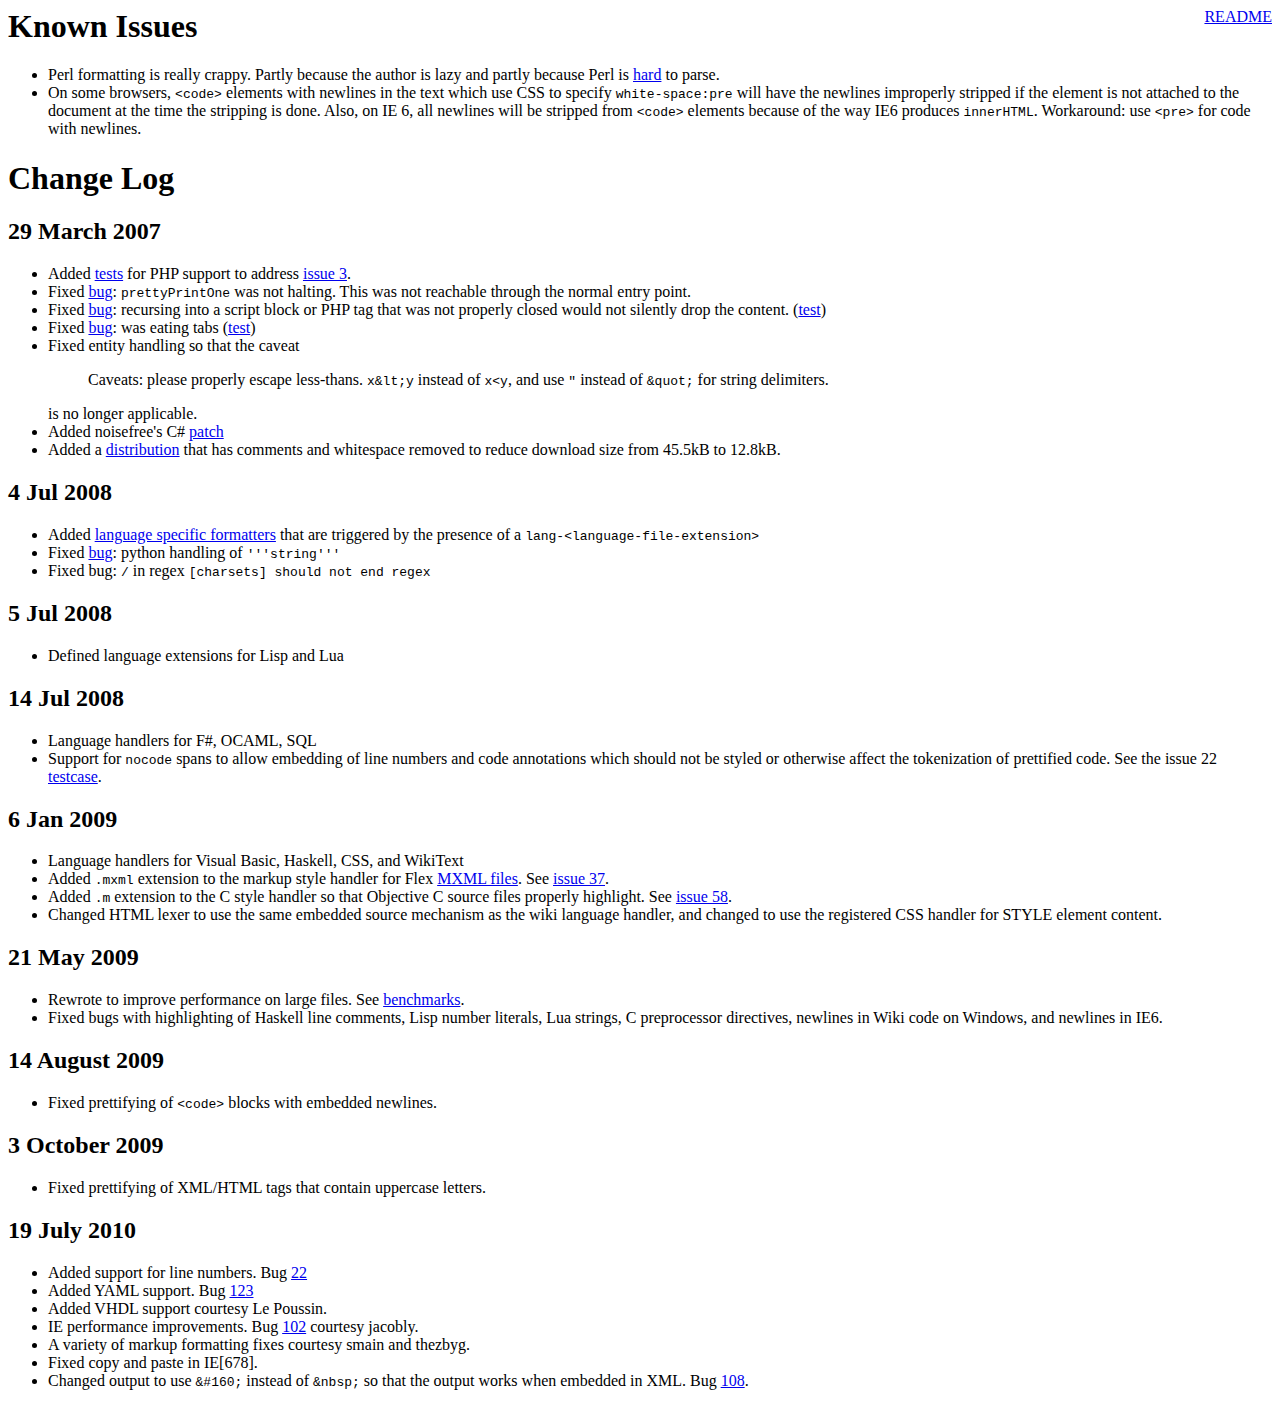
<file: doc/assets/vendor/prettify/CHANGES.html>
<html>
  <head>
    <meta http-equiv="Content-Type" content="text/html; charset=UTF-8">
    <title>Change Log</title>
  </head>
  <body bgcolor="white">
    <a style="float:right" href="README.html">README</a>

    <h1>Known Issues</h1>
    <ul>
      <li>Perl formatting is really crappy.  Partly because the author is lazy and
      partly because Perl is
      <a href="http://www.perlmonks.org/?node_id=663393">hard</a> to parse.
      <li>On some browsers, <code>&lt;code&gt;</code> elements with newlines in the text
      which use CSS to specify <code>white-space:pre</code> will have the newlines
      improperly stripped if the element is not attached to the document at the time
      the stripping is done.  Also, on IE 6, all newlines will be stripped from
      <code>&lt;code&gt;</code> elements because of the way IE6 produces
      <code>innerHTML</code>.  Workaround: use <code>&lt;pre&gt;</code> for code with
      newlines.
    </ul>

    <h1>Change Log</h1>
    <h2>29 March 2007</h2>
    <ul>
      <li>Added <a href="tests/prettify_test.html#PHP">tests</a> for PHP support
        to address 
      <a href="http://code.google.com/p/google-code-prettify/issues/detail?id=3"
       >issue 3</a>.
      <li>Fixed
      <a href="http://code.google.com/p/google-code-prettify/issues/detail?id=6"
       >bug</a>: <code>prettyPrintOne</code> was not halting.  This was not
        reachable through the normal entry point.
      <li>Fixed
      <a href="http://code.google.com/p/google-code-prettify/issues/detail?id=4"
       >bug</a>: recursing into a script block or PHP tag that was not properly
        closed would not silently drop the content.
        (<a href="tests/prettify_test.html#issue4">test</a>)
      <li>Fixed
      <a href="http://code.google.com/p/google-code-prettify/issues/detail?id=8"
       >bug</a>: was eating tabs
        (<a href="tests/prettify_test.html#issue8">test</a>)
      <li>Fixed entity handling so that the caveat
        <blockquote>
          <p>Caveats: please properly escape less-thans.  <tt>x&amp;lt;y</tt>
          instead of <tt>x&lt;y</tt>, and use <tt>&quot;</tt> instead of 
          <tt>&amp;quot;</tt> for string delimiters.</p>
        </blockquote>
        is no longer applicable.
      <li>Added noisefree's C#
      <a href="http://code.google.com/p/google-code-prettify/issues/detail?id=4"
       >patch</a>
      <li>Added a <a href="http://google-code-prettify.googlecode.com/files/prettify-small.zip">distribution</a> that has comments and
        whitespace removed to reduce download size from 45.5kB to 12.8kB.
    </ul>
    <h2>4 Jul 2008</h2>
    <ul>
      <li>Added <a href="http://code.google.com/p/google-code-prettify/issues/detail?id=17">language specific formatters</a> that are triggered by the presence
      of a <code>lang-&lt;language-file-extension&gt;</code></li>
      <li>Fixed <a href="http://code.google.com/p/google-code-prettify/issues/detail?id=29">bug</a>: python handling of <code>'''string'''</code>
      <li>Fixed bug: <code>/</code> in regex <code>[charsets] should not end regex</code>
    </ul>
    <h2>5 Jul 2008</h2>
    <ul>
      <li>Defined language extensions for Lisp and Lua</code>
    </ul>
    <h2>14 Jul 2008</h2>
    <ul>
      <li>Language handlers for F#, OCAML, SQL</code>
      <li>Support for <code>nocode</code> spans to allow embedding of line
      numbers and code annotations which should not be styled or otherwise
      affect the tokenization of prettified code.
      See the issue 22
      <a href="tests/prettify_test.html#issue22">testcase</a>.</code>
    </ul>
    <h2>6 Jan 2009</h2>
    <ul>
      <li>Language handlers for Visual Basic, Haskell, CSS, and WikiText</li>
      <li>Added <tt>.mxml</tt> extension to the markup style handler for
        Flex <a href="http://en.wikipedia.org/wiki/MXML">MXML files</a>.  See
        <a
        href="http://code.google.com/p/google-code-prettify/issues/detail?id=37"
        >issue 37</a>.
      <li>Added <tt>.m</tt> extension to the C style handler so that Objective
        C source files properly highlight.  See
        <a
        href="http://code.google.com/p/google-code-prettify/issues/detail?id=58"
       >issue 58</a>.
      <li>Changed HTML lexer to use the same embedded source mechanism as the
        wiki language handler, and changed to use the registered
        CSS handler for STYLE element content.
    </ul>
    <h2>21 May 2009</h2>
    <ul>
      <li>Rewrote to improve performance on large files.
        See <a href="http://mikesamuel.blogspot.com/2009/05/efficient-parsing-in-javascript.html">benchmarks</a>.</li>
      <li>Fixed bugs with highlighting of Haskell line comments, Lisp
        number literals, Lua strings, C preprocessor directives,
        newlines in Wiki code on Windows, and newlines in IE6.</li>
    </ul>
    <h2>14 August 2009</h2>
    <ul>
      <li>Fixed prettifying of <code>&lt;code&gt;</code> blocks with embedded newlines.
    </ul>
    <h2>3 October 2009</h2>
    <ul>
      <li>Fixed prettifying of XML/HTML tags that contain uppercase letters.
    </ul>
    <h2>19 July 2010</h2>
    <ul>
      <li>Added support for line numbers.  Bug
        <a href="http://code.google.com/p/google-code-prettify/issues/detail?id=22"
         >22</a></li>
      <li>Added YAML support.  Bug
        <a href="http://code.google.com/p/google-code-prettify/issues/detail?id=123"
         >123</a></li>
      <li>Added VHDL support courtesy Le Poussin.</li>
      <li>IE performance improvements.  Bug
        <a href="http://code.google.com/p/google-code-prettify/issues/detail?id=102"
         >102</a> courtesy jacobly.</li>
      <li>A variety of markup formatting fixes courtesy smain and thezbyg.</li>
      <li>Fixed copy and paste in IE[678].
      <li>Changed output to use <code>&amp;#160;</code> instead of
        <code>&amp;nbsp;</code> so that the output works when embedded in XML.
        Bug
        <a href="http://code.google.com/p/google-code-prettify/issues/detail?id=108"
         >108</a>.</li>
    </ul>
  </body>
</html>
</file>
<file: doc/assets/vendor/prettify/prettify-min.css>
.pln{color:#000}@media screen{.str{color:#080}.kwd{color:#008}.com{color:#800}.typ{color:#606}.lit{color:#066}.pun,.opn,.clo{color:#660}.tag{color:#008}.atn{color:#606}.atv{color:#080}.dec,.var{color:#606}.fun{color:red}}@media print,projection{.str{color:#060}.kwd{color:#006;font-weight:bold}.com{color:#600;font-style:italic}.typ{color:#404;font-weight:bold}.lit{color:#044}.pun,.opn,.clo{color:#440}.tag{color:#006;font-weight:bold}.atn{color:#404}.atv{color:#060}}pre.prettyprint{padding:2px;border:1px solid #888}ol.linenums{margin-top:0;margin-bottom:0}li.L0,li.L1,li.L2,li.L3,li.L5,li.L6,li.L7,li.L8{list-style-type:none}li.L1,li.L3,li.L5,li.L7,li.L9{background:#eee}
</file>
<file: doc/assets/css/main.css>
/*
Font sizes for all selectors other than the body are given in percentages,
with 100% equal to 13px. To calculate a font size percentage, multiply the
desired size in pixels by 7.6923076923.

Here's a quick lookup table:

10px - 76.923%
11px - 84.615%
12px - 92.308%
13px - 100%
14px - 107.692%
15px - 115.385%
16px - 123.077%
17px - 130.769%
18px - 138.462%
19px - 146.154%
20px - 153.846%
*/

html {
    background: #fff;
    color: #333;
    overflow-y: scroll;
}

body {
    /*font: 13px/1.4 'Lucida Grande', 'Lucida Sans Unicode', 'DejaVu Sans', 'Bitstream Vera Sans', 'Helvetica', 'Arial', sans-serif;*/
    font: 13px/1.4 'Helvetica', 'Arial', sans-serif;
    margin: 0;
    padding: 0;
}

/* -- Links ----------------------------------------------------------------- */
a {
    color: #356de4;
    text-decoration: none;
}

.hidden {
    display: none;
}

a:hover { text-decoration: underline; }

/* "Jump to Table of Contents" link is shown to assistive tools, but hidden from
   sight until it's focused. */
.jump {
    position: absolute;
    padding: 3px 6px;
    left: -99999px;
    top: 0;
}

.jump:focus { left: 40%; }

/* -- Paragraphs ------------------------------------------------------------ */
p { margin: 1.3em 0; }
dd p, td p { margin-bottom: 0; }
dd p:first-child, td p:first-child { margin-top: 0; }

/* -- Headings -------------------------------------------------------------- */
h1, h2, h3, h4, h5, h6 {
    color: #D98527;/*was #f80*/
    font-family: 'Trebuchet MS', sans-serif;
    font-weight: bold;
    line-height: 1.1;
    margin: 1.1em 0 0.5em;
}

h1 {
    font-size: 184.6%;
    color: #30418C;
    margin: 0.75em 0 0.5em;
}

h2 {
    font-size: 153.846%;
    color: #E48A2B;
}

h3 { font-size: 138.462%; }

h4 {
    border-bottom: 1px solid #DBDFEA;
    color: #E48A2B;
    font-size: 115.385%;
    font-weight: normal;
    padding-bottom: 2px;
}

h5, h6 { font-size: 107.692%; }

/* -- Code and examples ----------------------------------------------------- */
code, kbd, pre, samp {
    font-family: Menlo, Monaco, 'DejaVu Sans Mono', 'Bitstream Vera Sans Mono', 'Courier New', Courier, monospace;
    font-size: 92.308%;
    line-height: 1.35;
}

p code, p kbd, p samp, li code {
    background: #FCFBFA;
    border: 1px solid #EFEEED;
    padding: 0 3px;
}

a code, a kbd, a samp,
pre code, pre kbd, pre samp,
table code, table kbd, table samp,
.intro code, .intro kbd, .intro samp,
.toc code, .toc kbd, .toc samp {
    background: none;
    border: none;
    padding: 0;
}

pre.code, pre.terminal, pre.cmd {
    overflow-x: auto;
    *overflow-x: scroll;
    padding: 0.3em 0.6em;
}

pre.code {
    background: #FCFBFA;
    border: 1px solid #EFEEED;
    border-left-width: 5px;
}

pre.terminal, pre.cmd {
    background: #F0EFFC;
    border: 1px solid #D0CBFB;
    border-left: 5px solid #D0CBFB;
}

/* Don't reduce the font size of <code>/<kbd>/<samp> elements inside <pre>
   blocks. */
pre code, pre kbd, pre samp { font-size: 100%; }

/* Used to denote text that shouldn't be selectable, such as line numbers or
   shell prompts. Guess which browser this doesn't work in. */
.noselect {
    -moz-user-select: -moz-none;
    -khtml-user-select: none;
    -webkit-user-select: none;
    -o-user-select: none;
    user-select: none;
}

/* -- Lists ----------------------------------------------------------------- */
dd { margin: 0.2em 0 0.7em 1em; }
dl { margin: 1em 0; }
dt { font-weight: bold; }

/* -- Tables ---------------------------------------------------------------- */
caption, th { text-align: left; }

table {
    border-collapse: collapse;
    width: 100%;
}

td, th {
    border: 1px solid #fff;
    padding: 5px 12px;
    vertical-align: top;
}

td { background: #E6E9F5; }
td dl { margin: 0; }
td dl dl { margin: 1em 0; }
td pre:first-child { margin-top: 0; }

th {
    background: #D2D7E6;/*#97A0BF*/
    border-bottom: none;
    border-top: none;
    color: #000;/*#FFF1D5*/
    font-family: 'Trebuchet MS', sans-serif;
    font-weight: bold;
    line-height: 1.3;
    white-space: nowrap;
}


/* -- Layout and Content ---------------------------------------------------- */
#doc {
    margin: auto;
    min-width: 1024px;
}

.content { padding: 0 20px 0 25px; }

.sidebar {
    padding: 0 15px 0 10px;
}
#bd {
    padding: 7px 0 130px;
    position: relative;
    width: 99%;
}

/* -- Table of Contents ----------------------------------------------------- */

/* The #toc id refers to the single global table of contents, while the .toc
   class refers to generic TOC lists that could be used throughout the page. */

.toc code, .toc kbd, .toc samp { font-size: 100%; }
.toc li { font-weight: bold; }
.toc li li { font-weight: normal; }

/* -- Intro and Example Boxes ----------------------------------------------- */
/*
.intro, .example { margin-bottom: 2em; }
.example {
    -moz-border-radius: 4px;
    -webkit-border-radius: 4px;
    border-radius: 4px;
    -moz-box-shadow: 0 0 5px #bfbfbf;
    -webkit-box-shadow: 0 0 5px #bfbfbf;
    box-shadow: 0 0 5px #bfbfbf;
    padding: 1em;
}
.intro {
    background: none repeat scroll 0 0 #F0F1F8; border: 1px solid #D4D8EB; padding: 0 1em;
}
*/

/* -- Other Styles ---------------------------------------------------------- */

/* These are probably YUI-specific, and should be moved out of Selleck's default
   theme. */

.button {
    border: 1px solid #dadada;
    -moz-border-radius: 3px;
    -webkit-border-radius: 3px;
    border-radius: 3px;
    color: #444;
    display: inline-block;
    font-family: Helvetica, Arial, sans-serif;
    font-size: 92.308%;
    font-weight: bold;
    padding: 4px 13px 3px;
    -moz-text-shadow: 1px 1px 0 #fff;
    -webkit-text-shadow: 1px 1px 0 #fff;
    text-shadow: 1px 1px 0 #fff;
    white-space: nowrap;

    background: #EFEFEF; /* old browsers */
    background: -moz-linear-gradient(top, #f5f5f5 0%, #efefef 50%, #e5e5e5 51%, #dfdfdf 100%); /* firefox */
    background: -webkit-gradient(linear, left top, left bottom, color-stop(0%,#f5f5f5), color-stop(50%,#efefef), color-stop(51%,#e5e5e5), color-stop(100%,#dfdfdf)); /* webkit */
    filter: progid:DXImageTransform.Microsoft.gradient( startColorstr='#f5f5f5', endColorstr='#dfdfdf',GradientType=0 ); /* ie */
}

.button:hover {
    border-color: #466899;
    color: #fff;
    text-decoration: none;
    -moz-text-shadow: 1px 1px 0 #222;
    -webkit-text-shadow: 1px 1px 0 #222;
    text-shadow: 1px 1px 0 #222;

    background: #6396D8; /* old browsers */
    background: -moz-linear-gradient(top, #6396D8 0%, #5A83BC 50%, #547AB7 51%, #466899 100%); /* firefox */
    background: -webkit-gradient(linear, left top, left bottom, color-stop(0%,#6396D8), color-stop(50%,#5A83BC), color-stop(51%,#547AB7), color-stop(100%,#466899)); /* webkit */
    filter: progid:DXImageTransform.Microsoft.gradient( startColorstr='#6396D8', endColorstr='#466899',GradientType=0 ); /* ie */
}

.newwindow { text-align: center; }

.header .version em {
    display: block;
    text-align: right;
}


#classdocs .item {
    border-bottom: 1px solid #466899;
    margin: 1em 0;
    padding: 1.5em;
}

#classdocs .item .params p,
    #classdocs .item .returns p,{
    display: inline;
}

#classdocs .item em code, #classdocs .item em.comment {
    color: green;
}

#classdocs .item em.comment a {
    color: green;
    text-decoration: underline;
}

#classdocs .foundat {
    font-size: 11px;
    font-style: normal;
}

.attrs .emits {
    margin-left: 2em;
    padding: .5em;
    border-left: 1px dashed #ccc;
}

abbr {
    border-bottom: 1px dashed #ccc;
    font-size: 80%;
    cursor: help;
}

.prettyprint li.L0, 
.prettyprint li.L1, 
.prettyprint li.L2, 
.prettyprint li.L3, 
.prettyprint li.L5, 
.prettyprint li.L6, 
.prettyprint li.L7, 
.prettyprint li.L8 {
    list-style: decimal;
}

ul li p {
    margin-top: 0;
}

.method .name {
    font-size: 110%;
}

.apidocs .methods .extends .method,
.apidocs .properties .extends .property,
.apidocs .attrs .extends .attr,
.apidocs .events .extends .event {
    font-weight: bold;
}

.apidocs .methods .extends .inherited,
.apidocs .properties .extends .inherited,
.apidocs .attrs .extends .inherited,
.apidocs .events .extends .inherited {
    font-weight: normal;
}

#hd {
    background: whiteSmoke;
    background: -moz-linear-gradient(top,#DCDBD9 0,#F6F5F3 100%);
    background: -webkit-gradient(linear,left top,left bottom,color-stop(0%,#DCDBD9),color-stop(100%,#F6F5F3));
    filter: progid:DXImageTransform.Microsoft.gradient(startColorstr='#dcdbd9',endColorstr='#F6F5F3',GradientType=0);
    border-bottom: 1px solid #DFDFDF;
    padding: 0 15px 1px 20px;
    margin-bottom: 15px;
}

#hd img {
    margin-right: 10px;
    vertical-align: middle;
}


/* -- API Docs CSS ---------------------------------------------------------- */

/*
This file is organized so that more generic styles are nearer the top, and more
specific styles are nearer the bottom of the file. This allows us to take full
advantage of the cascade to avoid redundant style rules. Please respect this
convention when making changes.
*/

/* -- Generic TabView styles ------------------------------------------------ */

/*
These styles apply to all API doc tabviews. To change styles only for a
specific tabview, see the other sections below.
*/

.yui3-js-enabled .apidocs .tabview {
    visibility: hidden; /* Hide until the TabView finishes rendering. */
    _visibility: visible;
}

.apidocs .tabview.yui3-tabview-content { visibility: visible; }
.apidocs .tabview .yui3-tabview-panel { background: #fff; }

/* -- Generic Content Styles ------------------------------------------------ */

/* Headings */
h2, h3, h4, h5, h6 {
    border: none;
    color: #30418C;
    font-weight: bold;
    text-decoration: none;
}

.link-docs {
    float: right;
    font-size: 15px;
    margin: 4px 4px 6px;
    padding: 6px 30px 5px;
}

.apidocs { zoom: 1; }

/* Generic box styles. */
.apidocs .box {
    border: 1px solid;
    border-radius: 3px;
    margin: 1em 0;
    padding: 0 1em;
}

/* A flag is a compact, capsule-like indicator of some kind. It's used to
   indicate private and protected items, item return types, etc. in an
   attractive and unobtrusive way. */
.apidocs .flag {
    background: #bababa;
    border-radius: 3px;
    color: #fff;
    font-size: 11px;
    margin: 0 0.5em;
    padding: 2px 4px 1px;
}

/* Class/module metadata such as "Uses", "Extends", "Defined in", etc. */
.apidocs .meta {
    background: #f9f9f9;
    border-color: #efefef;
    color: #555;
    font-size: 11px;
    padding: 3px 6px;
}

.apidocs .meta p { margin: 0; }

/* Deprecation warning. */
.apidocs .box.deprecated,
.apidocs .flag.deprecated {
    background: #fdac9f;
    border: 1px solid #fd7775;
}

.apidocs .box.deprecated p { margin: 0.5em 0; }
.apidocs .flag.deprecated { color: #333; }

/* Module/Class intro description. */
.apidocs .intro {
    background: #f0f1f8;
    border-color: #d4d8eb;
}

/* Loading spinners. */
#bd.loading .apidocs,
#api-list.loading .yui3-tabview-panel {
    background: #fff url(../img/spinner.gif) no-repeat center 70px;
    min-height: 150px;
}

#bd.loading .apidocs .content,
#api-list.loading .yui3-tabview-panel .apis {
    display: none;
}

.apidocs .no-visible-items { color: #666; }

/* Generic inline list. */
.apidocs ul.inline {
    display: inline;
    list-style: none;
    margin: 0;
    padding: 0;
}

.apidocs ul.inline li { display: inline; }

/* Comma-separated list. */
.apidocs ul.commas li:after { content: ','; }
.apidocs ul.commas li:last-child:after { content: ''; }

/* Keyboard shortcuts. */
kbd .cmd { font-family: Monaco, Helvetica; }

/* -- Generic Access Level styles ------------------------------------------- */
.apidocs .item.protected,
.apidocs .item.private,
.apidocs .index-item.protected,
.apidocs .index-item.deprecated,
.apidocs .index-item.private {
    display: none;
}

.show-deprecated .item.deprecated,
.show-deprecated .index-item.deprecated,
.show-protected .item.protected,
.show-protected .index-item.protected,
.show-private .item.private,
.show-private .index-item.private {
    display: block;
}

.hide-inherited .item.inherited,
.hide-inherited .index-item.inherited {
    display: none;
}

/* -- Generic Item Index styles --------------------------------------------- */
.apidocs .index { margin: 1.5em 0 3em; }

.apidocs .index h3 {
    border-bottom: 1px solid #efefef;
    color: #333;
    font-size: 13px;
    margin: 2em 0 0.6em;
    padding-bottom: 2px;
}

.apidocs .index .no-visible-items { margin-top: 2em; }

.apidocs .index-list {
    border-color: #efefef;
    font-size: 12px;
    list-style: none;
    margin: 0;
    padding: 0;
    -moz-column-count: 4;
    -moz-column-gap: 10px;
    -moz-column-width: 170px;
    -ms-column-count: 4;
    -ms-column-gap: 10px;
    -ms-column-width: 170px;
    -o-column-count: 4;
    -o-column-gap: 10px;
    -o-column-width: 170px;
    -webkit-column-count: 4;
    -webkit-column-gap: 10px;
    -webkit-column-width: 170px;
    column-count: 4;
    column-gap: 10px;
    column-width: 170px;
}

.apidocs .no-columns .index-list {
    -moz-column-count: 1;
    -ms-column-count: 1;
    -o-column-count: 1;
    -webkit-column-count: 1;
    column-count: 1;
}

.apidocs .index-item { white-space: nowrap; }

.apidocs .index-item .flag {
    background: none;
    border: none;
    color: #afafaf;
    display: inline;
    margin: 0 0 0 0.2em;
    padding: 0;
}

/* -- Generic API item styles ----------------------------------------------- */
.apidocs .args {
    display: inline;
    margin: 0 0.5em;
}

.apidocs .flag.chainable { background: #46ca3b; }
.apidocs .flag.protected { background: #9b86fc; }
.apidocs .flag.private { background: #fd6b1b; }
.apidocs .flag.async { background: #356de4; }
.apidocs .flag.required { background: #e60923; }

.apidocs .item {
    border-bottom: 1px solid #efefef;
    margin: 1.5em 0 2em;
    padding-bottom: 2em;
}

.apidocs .item h4,
.apidocs .item h5,
.apidocs .item h6 {
    color: #333;
    font-family: inherit;
    font-size: 100%;
}

.apidocs .item .description p,
.apidocs .item pre.code {
    margin: 1em 0 0;
}

.apidocs .item .meta {
    background: none;
    border: none;
    padding: 0;
}

.apidocs .item .name {
    display: inline;
    font-size: 14px;
}

.apidocs .item .type,
.apidocs .item .type a,
.apidocs .returns-inline {
    color: #555;
}

.apidocs .item .type,
.apidocs .returns-inline {
    font-size: 11px;
    margin: 0 0 0 0;
}

.apidocs .item .type a { border-bottom: 1px dotted #afafaf; }
.apidocs .item .type a:hover { border: none; }

/* -- Item Parameter List --------------------------------------------------- */
.apidocs .params-list {
    list-style: square;
    margin: 1em 0 0 2em;
    padding: 0;
}

.apidocs .param { margin-bottom: 1em; }

.apidocs .param .type,
.apidocs .param .type a {
    color: #666;
}

.apidocs .param .type {
    margin: 0 0 0 0.5em;
    *margin-left: 0.5em;
}

.apidocs .param-name { font-weight: bold; }

/* -- Item "Emits" block ---------------------------------------------------- */
.apidocs .item .emits {
    background: #f9f9f9;
    border-color: #eaeaea;
}

/* -- Item "Returns" block -------------------------------------------------- */
.apidocs .item .returns .type,
.apidocs .item .returns .type a {
    font-size: 100%;
    margin: 0;
}

/* -- Class Constructor block ----------------------------------------------- */
.apidocs .constructor .item {
    border: none;
    padding-bottom: 0;
}

/* -- File Source View ------------------------------------------------------ */
.apidocs .file pre.code,
#doc .apidocs .file pre.prettyprint {
    background: inherit;
    border: none;
    overflow: visible;
    padding: 0;
}

.apidocs .L0,
.apidocs .L1,
.apidocs .L2,
.apidocs .L3,
.apidocs .L4,
.apidocs .L5,
.apidocs .L6,
.apidocs .L7,
.apidocs .L8,
.apidocs .L9 {
    background: inherit;
}

/* -- Submodule List -------------------------------------------------------- */
.apidocs .module-submodule-description {
    font-size: 12px;
    margin: 0.3em 0 1em;
}

.apidocs .module-submodule-description p:first-child { margin-top: 0; }

/* -- Sidebar TabView ------------------------------------------------------- */
#api-tabview { margin-top: 0.6em; }

#api-tabview-filter,
#api-tabview-panel {
    border: 1px solid #dfdfdf;
}

#api-tabview-filter {
    border-bottom: none;
    border-top: none;
    padding: 0.6em 10px 0 10px;
}

#api-tabview-panel { border-top: none; }
#api-filter { width: 97%; }

/* -- Content TabView ------------------------------------------------------- */
#classdocs .yui3-tabview-panel { border: none; }

/* -- Source File Contents -------------------------------------------------- */
.prettyprint li.L0,
.prettyprint li.L1,
.prettyprint li.L2,
.prettyprint li.L3,
.prettyprint li.L5,
.prettyprint li.L6,
.prettyprint li.L7,
.prettyprint li.L8 {
    list-style: decimal;
}

/* -- API options ----------------------------------------------------------- */
#api-options {
    font-size: 11px;
    margin-top: 2.2em;
    position: absolute;
    right: 1.5em;
}

/*#api-options label { margin-right: 0.6em; }*/

/* -- API list -------------------------------------------------------------- */
#api-list {
    margin-top: 1.5em;
    *zoom: 1;
}

.apis {
    font-size: 12px;
    line-height: 1.4;
    list-style: none;
    margin: 0;
    padding: 0.5em 0 0.5em 0.4em;
}

.apis a {
    border: 1px solid transparent;
    display: block;
    margin: 0 0 0 -4px;
    padding: 1px 4px 0;
    text-decoration: none;
    _border: none;
    _display: inline;
}

.apis a:hover,
.apis a:focus {
    background: #E8EDFC;
    background: -moz-linear-gradient(top, #e8edfc 0%, #becef7 100%);
    background: -webkit-gradient(linear, left top, left bottom, color-stop(0%,#E8EDFC), color-stop(100%,#BECEF7));
    border-color: #AAC0FA;
    border-radius: 3px;
    color: #333;
    outline: none;
}

.api-list-item a:hover,
.api-list-item a:focus {
    font-weight: bold;
    text-shadow: 1px 1px 1px #fff;
}

.apis .message { color: #888; }
.apis .result a { padding: 3px 5px 2px; }

.apis .result .type {
    right: 4px;
    top: 7px;
}

.api-list-item .yui3-highlight {
    font-weight: bold;
}
</file>
<file: css_includes/jasmine.css>
body { overflow-y: scroll; }

.jasmine_html-reporter { background-color: #eee; padding: 5px; margin: -8px; font-size: 11px; font-family: Monaco, "Lucida Console", monospace; line-height: 14px; color: #333; }
.jasmine_html-reporter a { text-decoration: none; }
.jasmine_html-reporter a:hover { text-decoration: underline; }
.jasmine_html-reporter p, .jasmine_html-reporter h1, .jasmine_html-reporter h2, .jasmine_html-reporter h3, .jasmine_html-reporter h4, .jasmine_html-reporter h5, .jasmine_html-reporter h6 { margin: 0; line-height: 14px; }
.jasmine_html-reporter .banner, .jasmine_html-reporter .symbol-summary, .jasmine_html-reporter .summary, .jasmine_html-reporter .result-message, .jasmine_html-reporter .spec .description, .jasmine_html-reporter .spec-detail .description, .jasmine_html-reporter .alert .bar, .jasmine_html-reporter .stack-trace { padding-left: 9px; padding-right: 9px; }
.jasmine_html-reporter .banner { position: relative; }
.jasmine_html-reporter .banner .title { background: url('[data-uri]') no-repeat; background: url('[data-uri]') no-repeat, none; -moz-background-size: 100%; -o-background-size: 100%; -webkit-background-size: 100%; background-size: 100%; display: block; float: left; width: 90px; height: 25px; }
.jasmine_html-reporter .banner .version { margin-left: 14px; position: relative; top: 6px; }
.jasmine_html-reporter #jasmine_content { position: fixed; right: 100%; }
.jasmine_html-reporter .version { color: #aaa; }
.jasmine_html-reporter .banner { margin-top: 14px; }
.jasmine_html-reporter .duration { color: #fff; float: right; line-height: 28px; padding-right: 9px; }
.jasmine_html-reporter .symbol-summary { overflow: hidden; *zoom: 1; margin: 14px 0; }
.jasmine_html-reporter .symbol-summary li { display: inline-block; height: 8px; width: 14px; font-size: 16px; }
.jasmine_html-reporter .symbol-summary li.passed { font-size: 14px; }
.jasmine_html-reporter .symbol-summary li.passed:before { color: #007069; content: "\02022"; }
.jasmine_html-reporter .symbol-summary li.failed { line-height: 9px; }
.jasmine_html-reporter .symbol-summary li.failed:before { color: #ca3a11; content: "\d7"; font-weight: bold; margin-left: -1px; }
.jasmine_html-reporter .symbol-summary li.disabled { font-size: 14px; }
.jasmine_html-reporter .symbol-summary li.disabled:before { color: #bababa; content: "\02022"; }
.jasmine_html-reporter .symbol-summary li.pending { line-height: 17px; }
.jasmine_html-reporter .symbol-summary li.pending:before { color: #ba9d37; content: "*"; }
.jasmine_html-reporter .symbol-summary li.empty { font-size: 14px; }
.jasmine_html-reporter .symbol-summary li.empty:before { color: #ba9d37; content: "\02022"; }
.jasmine_html-reporter .run-options { float: right; margin-right: 5px; border: 1px solid #8a4182; color: #8a4182; position: relative; line-height: 20px; }
.jasmine_html-reporter .run-options .trigger { cursor: pointer; padding: 8px 16px; }
.jasmine_html-reporter .run-options .payload { position: absolute; display: none; right: -1px; border: 1px solid #8a4182; background-color: #eee; white-space: nowrap; padding: 4px 8px; }
.jasmine_html-reporter .run-options .payload.open { display: block; }
.jasmine_html-reporter .bar { line-height: 28px; font-size: 14px; display: block; color: #eee; }
.jasmine_html-reporter .bar.failed { background-color: #ca3a11; }
.jasmine_html-reporter .bar.passed { background-color: #007069; }
.jasmine_html-reporter .bar.skipped { background-color: #bababa; }
.jasmine_html-reporter .bar.errored { background-color: #ca3a11; }
.jasmine_html-reporter .bar.menu { background-color: #fff; color: #aaa; }
.jasmine_html-reporter .bar.menu a { color: #333; }
.jasmine_html-reporter .bar a { color: white; }
.jasmine_html-reporter.spec-list .bar.menu.failure-list, .jasmine_html-reporter.spec-list .results .failures { display: none; }
.jasmine_html-reporter.failure-list .bar.menu.spec-list, .jasmine_html-reporter.failure-list .summary { display: none; }
.jasmine_html-reporter .results { margin-top: 14px; }
.jasmine_html-reporter .summary { margin-top: 14px; }
.jasmine_html-reporter .summary ul { list-style-type: none; margin-left: 14px; padding-top: 0; padding-left: 0; }
.jasmine_html-reporter .summary ul.suite { margin-top: 7px; margin-bottom: 7px; }
.jasmine_html-reporter .summary li.passed a { color: #007069; }
.jasmine_html-reporter .summary li.failed a { color: #ca3a11; }
.jasmine_html-reporter .summary li.empty a { color: #ba9d37; }
.jasmine_html-reporter .summary li.pending a { color: #ba9d37; }
.jasmine_html-reporter .summary li.disabled a { color: #bababa; }
.jasmine_html-reporter .description + .suite { margin-top: 0; }
.jasmine_html-reporter .suite { margin-top: 14px; }
.jasmine_html-reporter .suite a { color: #333; }
.jasmine_html-reporter .failures .spec-detail { margin-bottom: 28px; }
.jasmine_html-reporter .failures .spec-detail .description { background-color: #ca3a11; }
.jasmine_html-reporter .failures .spec-detail .description a { color: white; }
.jasmine_html-reporter .result-message { padding-top: 14px; color: #333; white-space: pre; }
.jasmine_html-reporter .result-message span.result { display: block; }
.jasmine_html-reporter .stack-trace { margin: 5px 0 0 0; max-height: 224px; overflow: auto; line-height: 18px; color: #666; border: 1px solid #ddd; background: white; white-space: pre; }
</file>
<file: css/StateMachineBox.css>
@charset "UTF-8";
.smb {
  height: 400px;
  left: calc(50% - 400px);
  position: absolute !important;
  top: calc(50% - 200px);
  width: 800px;
  z-index: 1000; }
  .smb .positioner {
    height: 100%;
    position: relative;
    width: 100%; }
    .smb .positioner .content {
      background-color: white;
      height: 100%;
      overflow: hidden;
      position: relative; }
      .smb .positioner .content .header {
        height: 76px;
        line-height: 76px;
        padding: 0px 40px 0px 40px;
        width: 720px;
        width: calc(100% - 80px); }
        .smb .positioner .content .header .headline {
          overflow: hidden;
          text-overflow: ellipsis;
          white-space: nowrap;
          width: 95%; }
      .smb .positioner .content .bodyWrapper, .smb .positioner .content .fader {
        box-sizing: border-box;
        display: table;
        height: calc(100% - 111px);
        overflow: hidden;
        padding: 0px;
        width: 4000px; }
        .smb .positioner .content .bodyWrapper .body, .smb .positioner .content .fader .body {
          display: table-cell;
          float: left;
          height: calc(100% - 20px);
          padding: 10px 40px 10px 40px; }
      .smb .positioner .content .fader {
        display: none;
        position: relative;
        top: calc(-100% + 111px);
        width: 100%; }
      .smb .positioner .content .navigation {
        bottom: 35px;
        height: 25px;
        position: absolute;
        text-align: center;
        width: 100%; }
        .smb .positioner .content .navigation .dot {
          cursor: pointer;
          display: inline-block; }
      .smb .positioner .content .footer {
        bottom: 0px;
        height: 35px;
        padding: 0px;
        position: absolute;
        width: 100%; }
        .smb .positioner .content .footer .button {
          min-width: 120px;
          position: relative; }

.smb.draggable .content .header {
  cursor: move; }

.smb-overlay {
  height: 100%;
  left: 0px;
  position: fixed;
  top: 0px;
  width: 100%; }

.smb_noselect {
  -webkit-touch-callout: none;
  -webkit-user-select: none;
  -khtml-user-select: none;
  -moz-user-select: none;
  -ms-user-select: none;
  user-select: none; }

.smb_hidden {
  display: none; }

.smb_clear {
  clear: both; }

.smb_top {
  z-index: 1000; }

.smb-default .close {
  background-color: black;
  border: 2px solid white;
  border-radius: 50%;
  box-shadow: 0 10px 25px rgba(0, 0, 0, 0.5);
  color: white;
  cursor: pointer;
  height: 25px;
  position: absolute;
  right: -12.5px;
  top: -12.5px;
  width: 25px; }
  .smb-default .close::after {
    content: "×";
    font-size: 22px;
    left: 7px;
    position: relative;
    top: -2px; }
.smb-default .content {
  border-radius: 4px;
  box-shadow: 0 10px 25px rgba(0, 0, 0, 0.5);
  font-family: helvetica, sans-serif; }
  .smb-default .content .header {
    cursor: default;
    font-size: 20px;
    font-weight: 300;
    padding: 0px 40px 0px 40px;
    text-transform: uppercase; }
  .smb-default .content .bodyWrapper {
    font-size: 15px;
    font-weight: normal; }
  .smb-default .content .navigation .dot {
    border-radius: 50%;
    border-style: solid;
    border-width: 2px;
    margin: 0 10px 0 auto;
    height: 15px;
    width: 15px; }
    .smb-default .content .navigation .dot.selected {
      background-color: #BBBBBB; }
    .smb-default .content .navigation .dot:hover {
      background-color: #DDDDDD; }
  .smb-default .content .footer .button {
    color: white;
    cursor: pointer;
    float: right;
    font-size: 15px;
    font-weight: 400;
    line-height: 35px;
    height: 35px;
    text-align: center;
    text-transform: uppercase; }

.smb-default.smb-overlay {
  background-color: rgba(0, 0, 0, 0.5); }

/*# sourceMappingURL=StateMachineBox.css.map */
</file>
